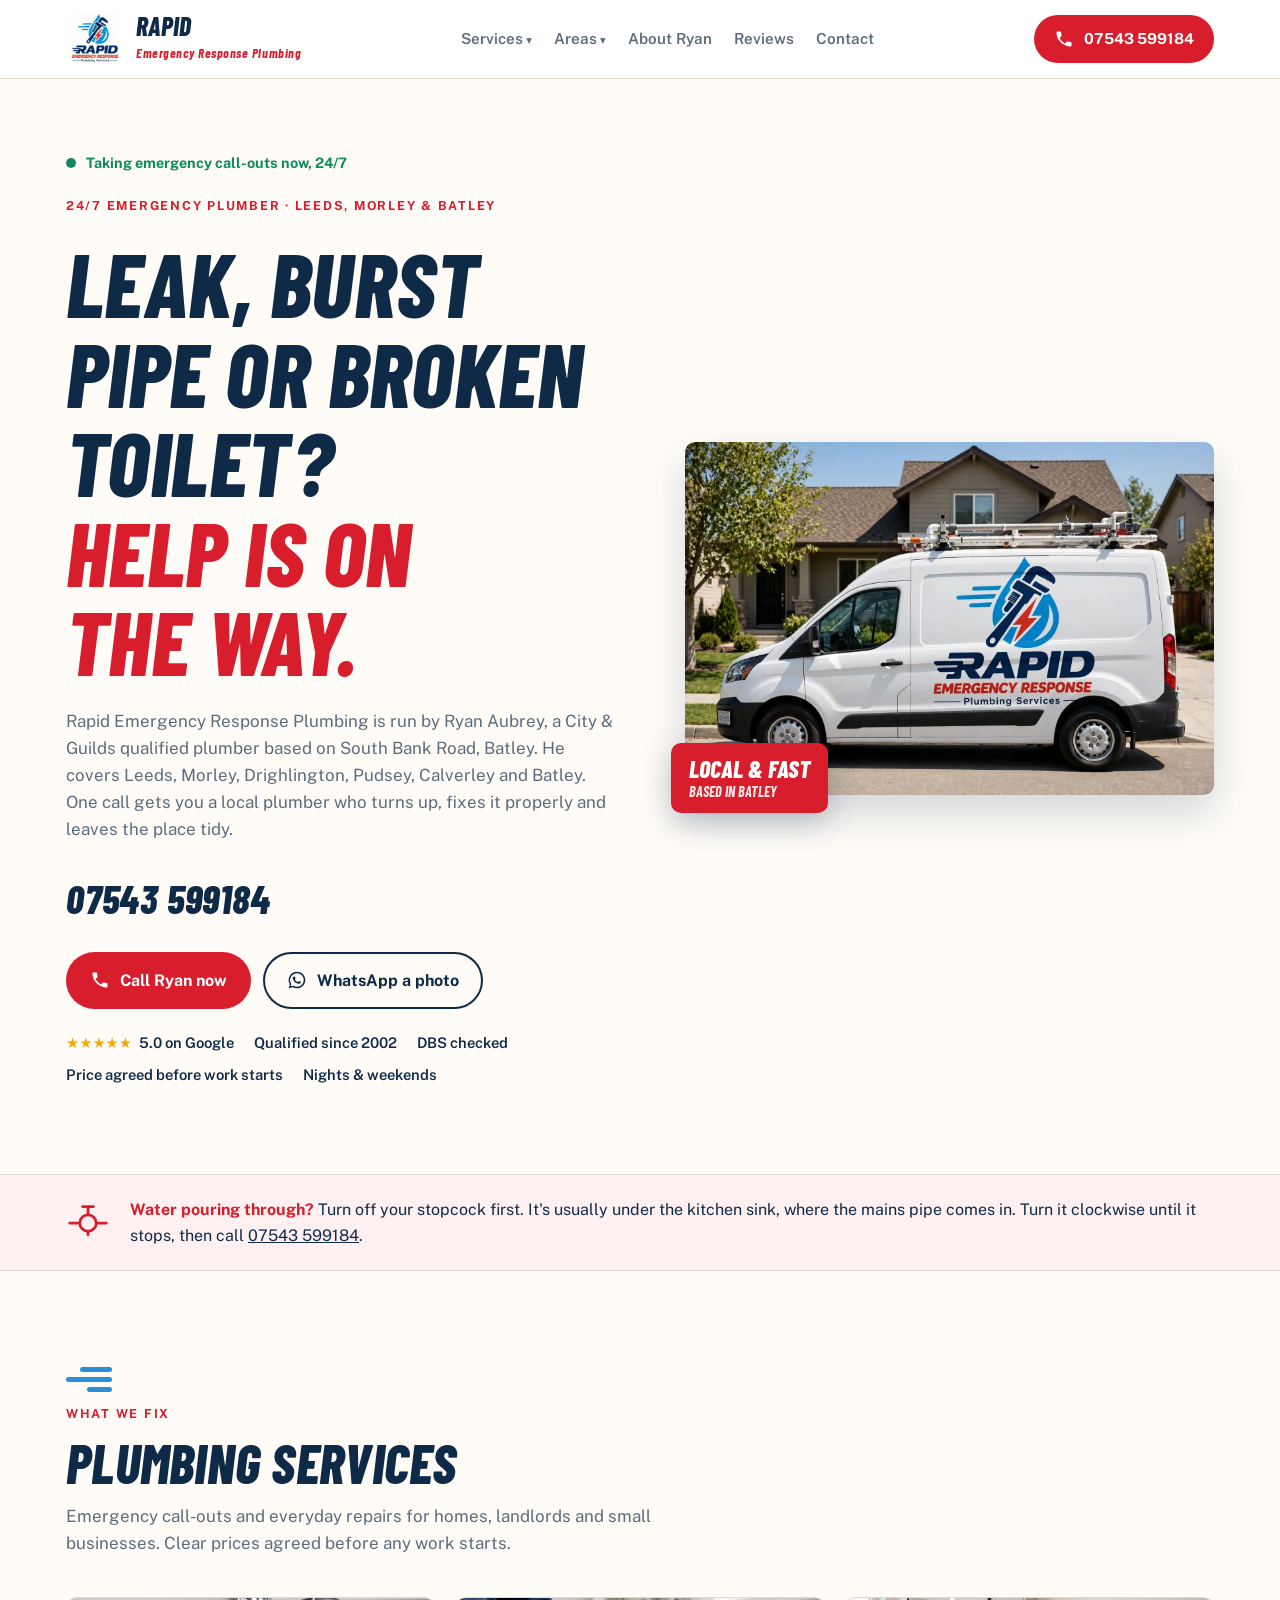
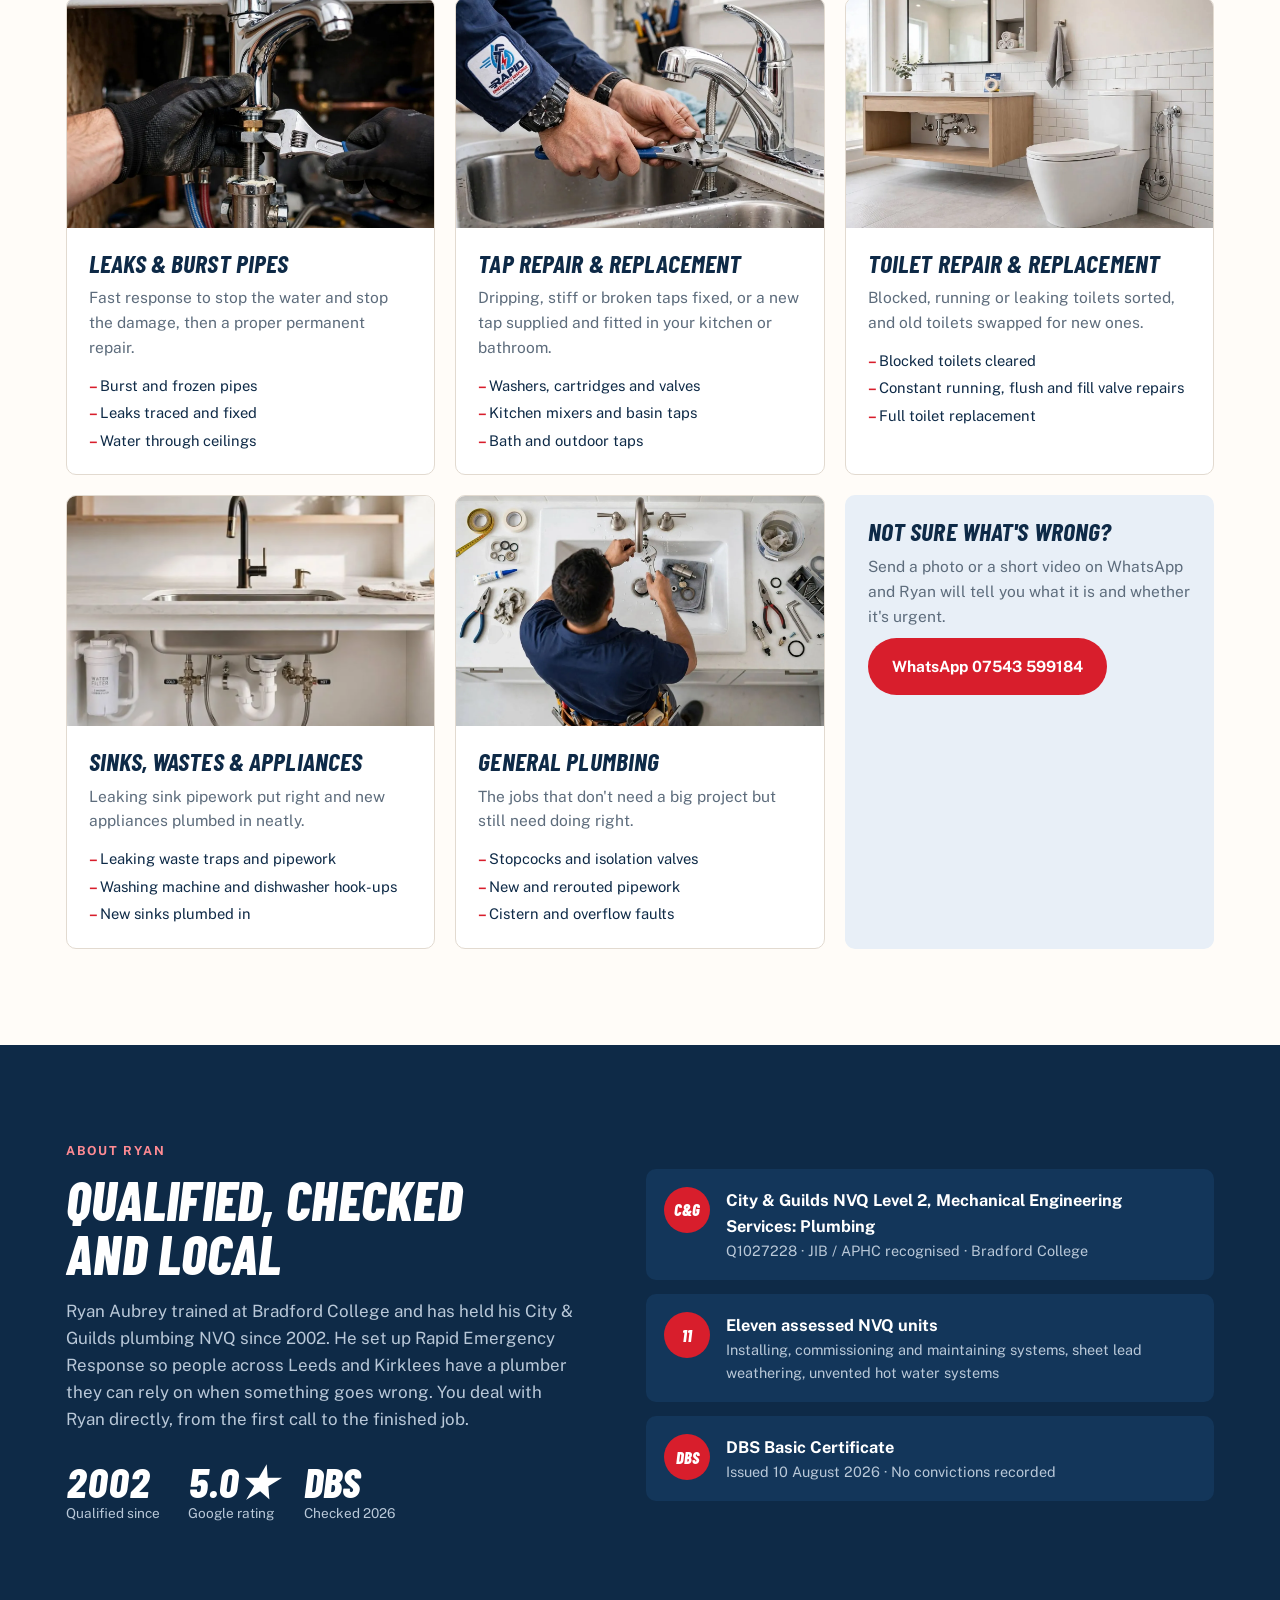
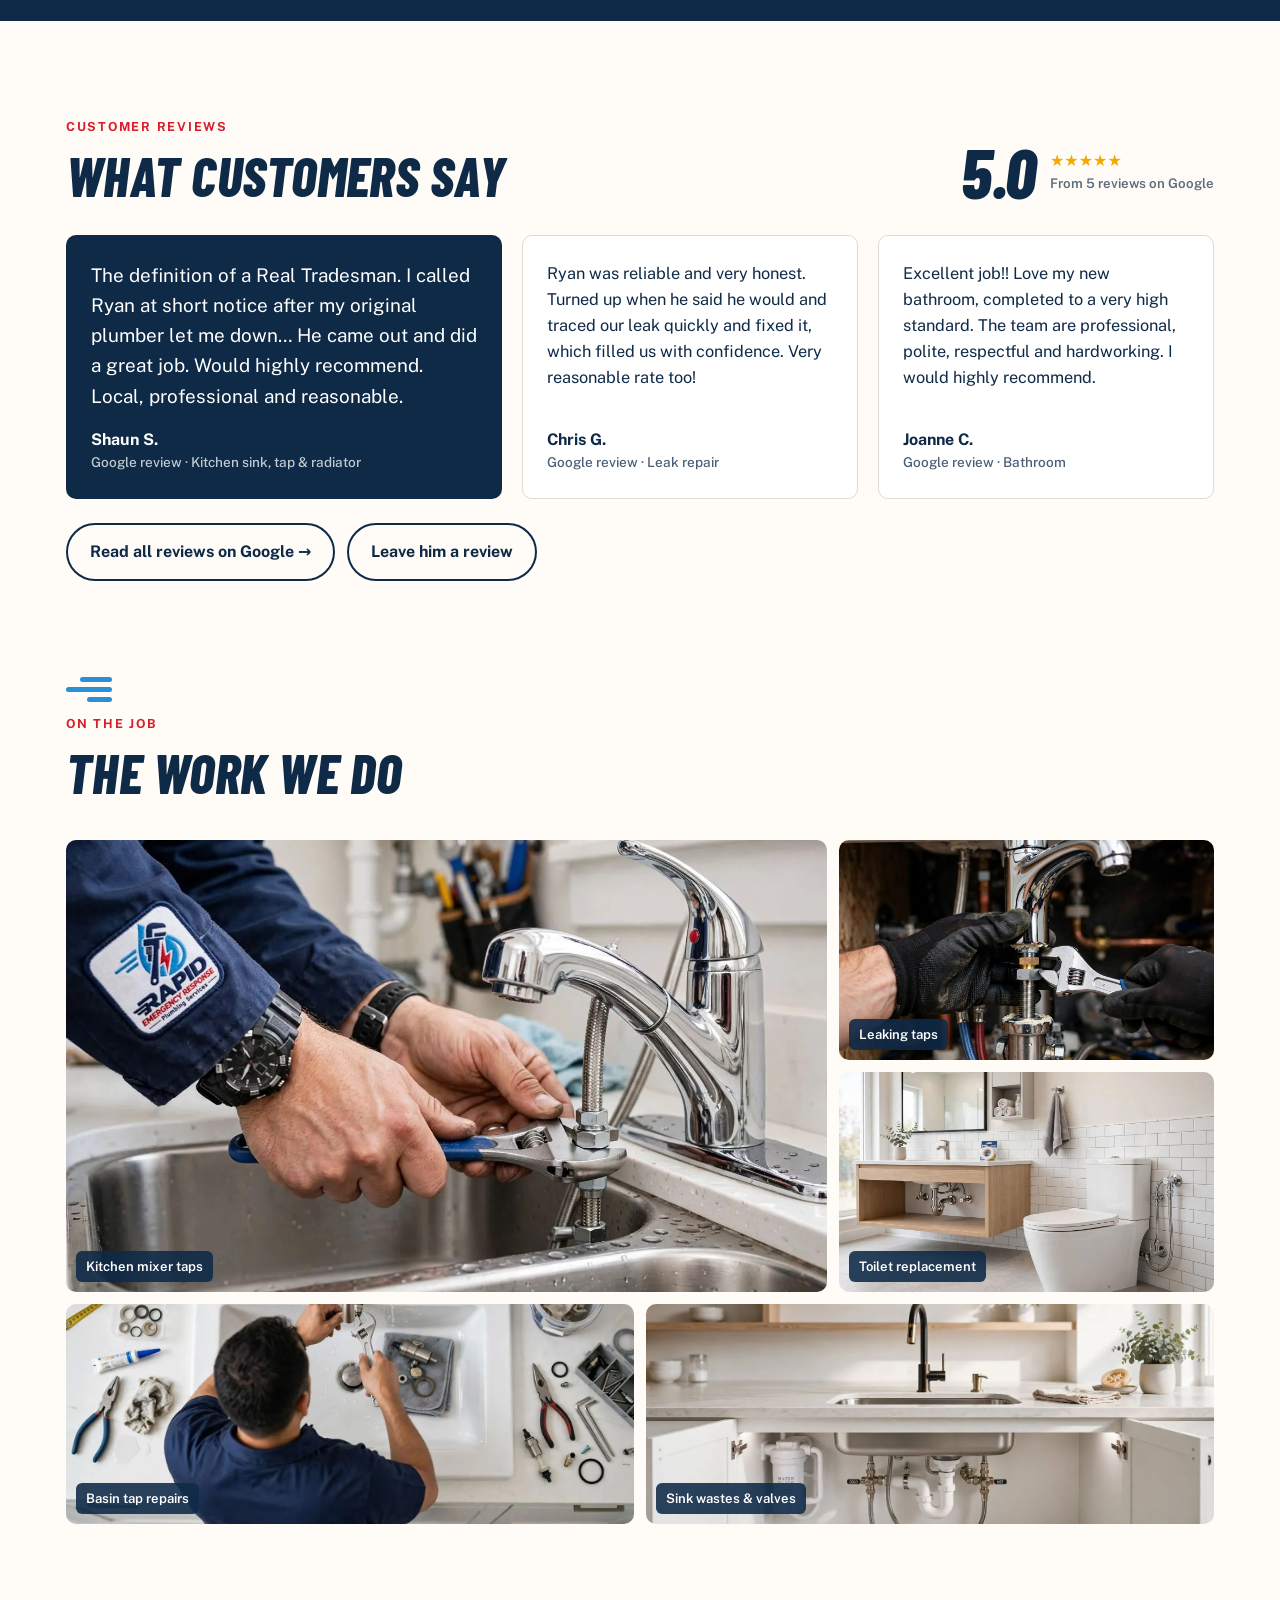
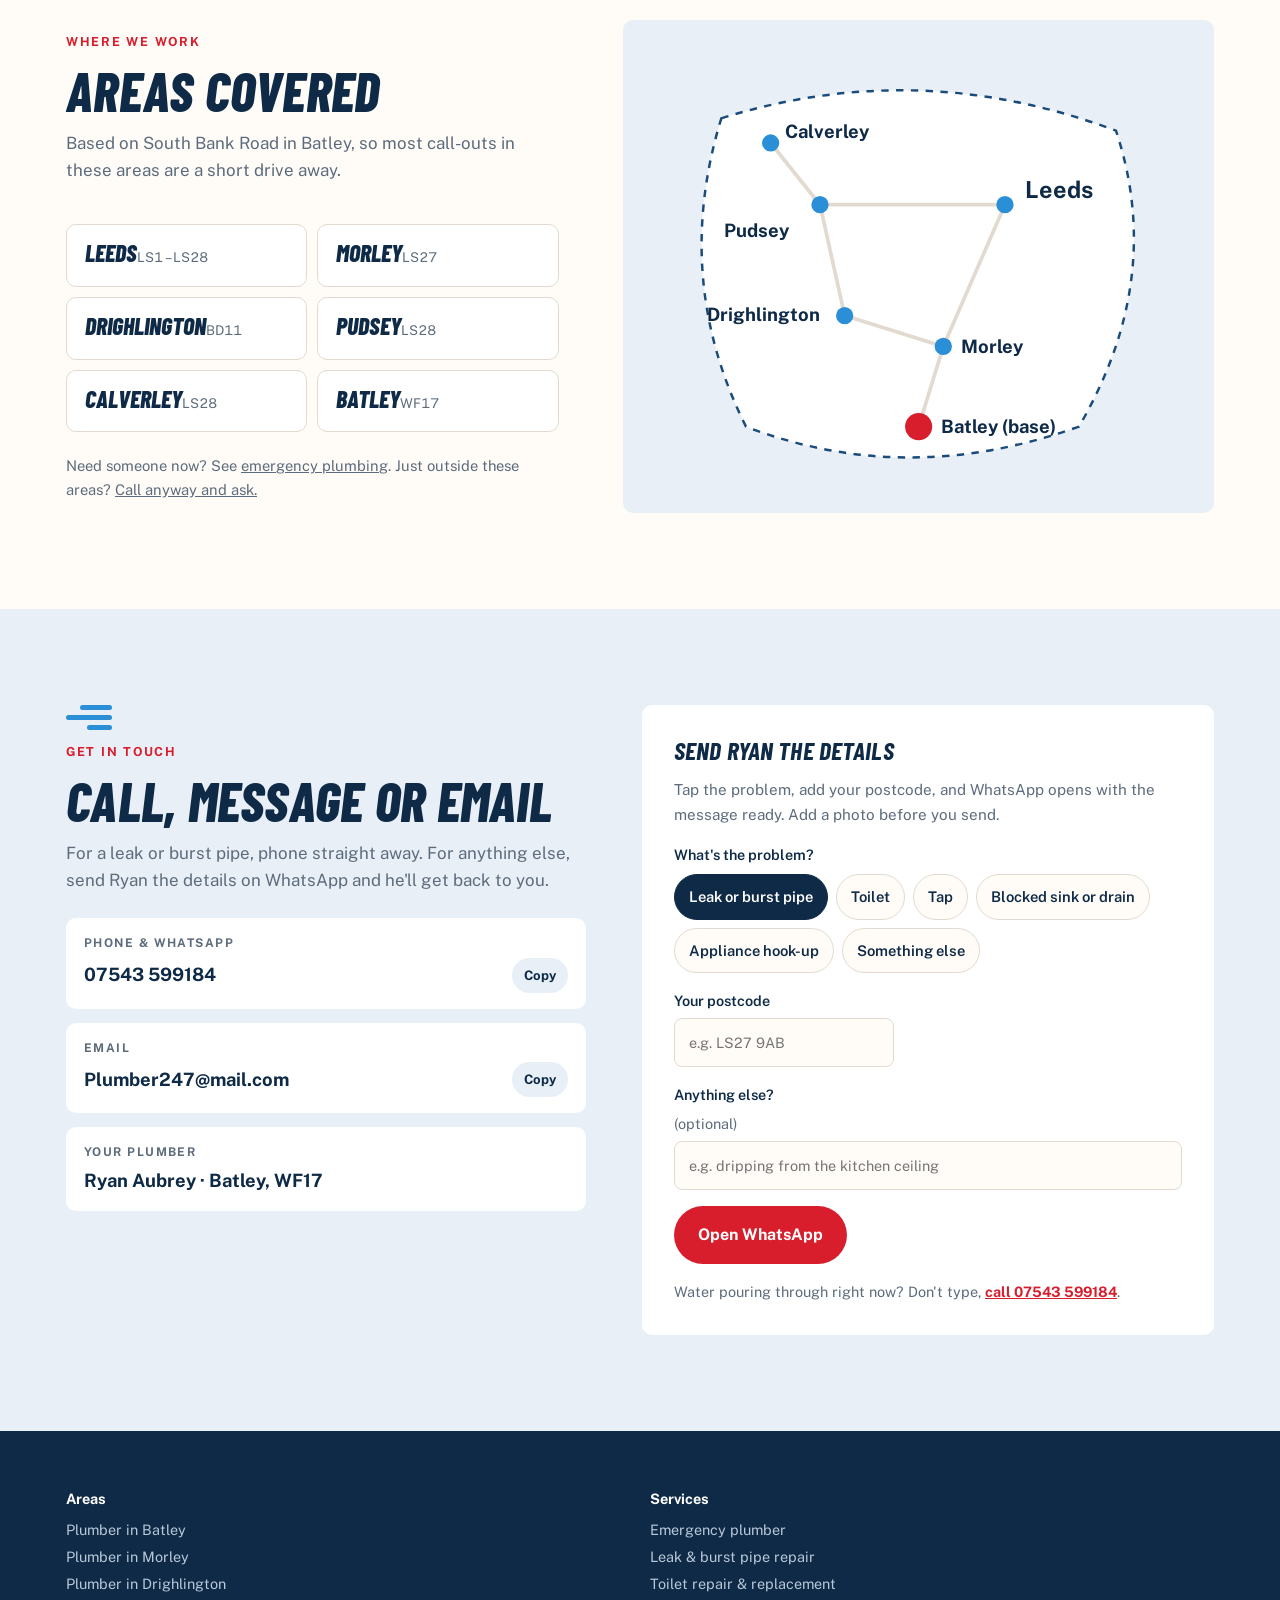
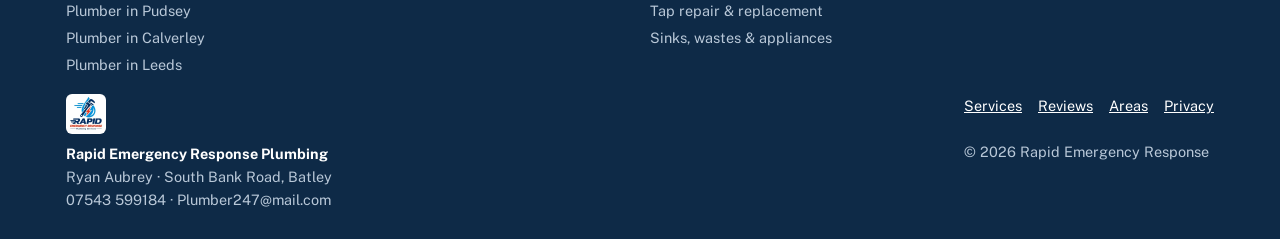
<file: public/index.html>
<!doctype html>
<html lang="en-GB">
<head>
<meta charset="utf-8">
<meta name="viewport" content="width=device-width,initial-scale=1,viewport-fit=cover">
<title>24/7 Emergency Plumber Leeds &amp; Batley | Rapid Emergency Response</title>
<meta name="description" content="24/7 local emergency plumber Ryan Aubrey – City &amp; Guilds qualified, DBS checked, 5.0★ on Google. Leaks, burst pipes, taps and toilets across Leeds, Morley, Drighlington, Pudsey, Calverley and Batley. Call 07543 599184.">
<link rel="canonical" href="https://rapidemergencyresponse.co.uk/">
<meta name="theme-color" content="#0e2a47">
<meta property="og:title" content="Rapid Emergency Response Plumbing – Ryan Aubrey">
<meta property="og:description" content="Local emergency plumber for Leeds, Morley, Drighlington, Pudsey, Calverley &amp; Batley. 5.0★ on Google. Call 07543 599184.">
<meta property="og:type" content="website">
<meta property="og:url" content="https://rapidemergencyresponse.co.uk/">
<meta property="og:image" content="https://rapidemergencyresponse.co.uk/img/og.jpg">
<meta property="og:image:width" content="1200">
<meta property="og:image:height" content="630">
<meta property="og:locale" content="en_GB">
<meta property="og:site_name" content="Rapid Emergency Response Plumbing">
<meta name="twitter:card" content="summary_large_image">
<link rel="icon" type="image/png" href="favicon.png">
<link rel="apple-touch-icon" href="apple-touch-icon.png">
<link rel="preconnect" href="https://fonts.googleapis.com">
<link rel="preconnect" href="https://fonts.gstatic.com" crossorigin>
<link rel="stylesheet" href="https://fonts.googleapis.com/css2?family=Barlow+Condensed:ital,wght@1,700;1,800&family=Public+Sans:wght@400;500;600;700&display=swap">
<script type="application/ld+json">
{"@context":"https://schema.org","@type":"Plumber","@id":"https://rapidemergencyresponse.co.uk/#business","name":"Rapid Emergency Response Plumbing","url":"https://rapidemergencyresponse.co.uk/","image":"https://rapidemergencyresponse.co.uk/img/og.jpg","logo":"https://rapidemergencyresponse.co.uk/img/logo.webp","telephone":"+447543599184","email":"Plumber247@mail.com","founder":{"@type":"Person","name":"Ryan Aubrey"},"address":{"@type":"PostalAddress","streetAddress":"South Bank Road","addressLocality":"Batley","addressRegion":"West Yorkshire","postalCode":"WF17","addressCountry":"GB"},"areaServed":["Leeds","Morley","Drighlington","Pudsey","Calverley","Batley"],"openingHoursSpecification":[{"@type":"OpeningHoursSpecification","dayOfWeek":["Monday","Tuesday","Wednesday","Thursday","Friday","Saturday","Sunday"],"opens":"00:00","closes":"23:59"}],"sameAs":["https://www.google.com/maps?cid=15060057663350423494"]}
</script>
<link rel="stylesheet" href="styles.css">
</head>
<body>

<header class="top">
  <div class="wrap">
    <a class="brand" href="#home">
      <img src="img/logo.webp" alt="Rapid Emergency Response Plumbing logo" width="58" height="58">
      <div><b>Rapid</b><small>Emergency Response Plumbing</small></div>
    </a>
    <nav class="nav" aria-label="Main">
      <div class="dd"><a href="#services">Services</a><div class="dd-menu"><a href="emergency-plumber">Emergency plumber</a><a href="leak-repair">Leak & burst pipe repair</a><a href="toilet-repair">Toilet repair & replacement</a><a href="tap-repair">Tap repair & replacement</a><a href="sink-plumbing">Sinks, wastes & appliances</a></div></div><div class="dd"><a href="#areas">Areas</a><div class="dd-menu"><a href="plumber-batley">Batley</a><a href="plumber-morley">Morley</a><a href="plumber-drighlington">Drighlington</a><a href="plumber-pudsey">Pudsey</a><a href="plumber-calverley">Calverley</a><a href="plumber-leeds">Leeds</a></div></div><a href="#about">About Ryan</a><a href="#reviews">Reviews</a><a href="#contact">Contact</a>
    </nav>
    <a class="btn btn-red" href="tel:+447543599184" aria-label="Call 07543 599184">
      <svg viewBox="0 0 24 24" fill="currentColor" aria-hidden="true"><path d="M6.6 10.8a15.1 15.1 0 0 0 6.6 6.6l2.2-2.2c.3-.3.7-.4 1-.2 1.1.4 2.3.6 3.6.6.6 0 1 .4 1 1V20c0 .6-.4 1-1 1A17 17 0 0 1 3 4c0-.6.4-1 1-1h3.5c.6 0 1 .4 1 1 0 1.3.2 2.5.6 3.6.1.3 0 .7-.2 1z"/></svg>
      <span>07543 599184</span>
    </a>
  </div>
</header>

<main id="home">
  <section class="hero">
    <div class="wrap">
      <div class="hero-copy">
        <span class="status">Taking emergency call-outs now, 24/7</span>
        <span class="eyebrow">24/7 emergency plumber · Leeds, Morley &amp; Batley</span>
        <h1>Leak, burst pipe or broken toilet? <em>Help is on the way.</em></h1>
        <p class="lede">Rapid Emergency Response Plumbing is run by Ryan Aubrey, a City &amp; Guilds qualified plumber based on South Bank Road, Batley. He covers Leeds, Morley, Drighlington, Pudsey, Calverley and Batley. One call gets you a local plumber who turns up, fixes it properly and leaves the place tidy.</p>
        <div class="phone-big">07543 599184</div>
        <div class="cta-row">
          <a class="btn btn-red" href="tel:+447543599184">
            <svg viewBox="0 0 24 24" fill="currentColor" aria-hidden="true"><path d="M6.6 10.8a15.1 15.1 0 0 0 6.6 6.6l2.2-2.2c.3-.3.7-.4 1-.2 1.1.4 2.3.6 3.6.6.6 0 1 .4 1 1V20c0 .6-.4 1-1 1A17 17 0 0 1 3 4c0-.6.4-1 1-1h3.5c.6 0 1 .4 1 1 0 1.3.2 2.5.6 3.6.1.3 0 .7-.2 1z"/></svg>
            Call Ryan now
          </a>
          <a class="btn btn-ghost" href="https://wa.me/447543599184?text=Hi%20Ryan%2C%20I%20need%20a%20plumber.%20" target="_blank" rel="noopener">
            <svg viewBox="0 0 24 24" fill="currentColor" aria-hidden="true"><path d="M12 2a10 10 0 0 0-8.6 15.1L2 22l5-1.3A10 10 0 1 0 12 2zm0 18.2c-1.5 0-3-.4-4.3-1.2l-.3-.2-3 .8.8-2.9-.2-.3A8.2 8.2 0 1 1 12 20.2zm4.5-6.1c-.2-.1-1.5-.7-1.7-.8-.2-.1-.4-.1-.6.1l-.8 1c-.1.2-.3.2-.5.1a6.7 6.7 0 0 1-3.3-2.9c-.3-.4.3-.4.7-1.3.1-.2 0-.3 0-.4l-.8-1.8c-.2-.5-.4-.4-.6-.4h-.5c-.2 0-.4.1-.6.3-.2.2-.8.8-.8 2s.8 2.3.9 2.5c.1.2 1.6 2.5 4 3.5 1.5.6 2.1.7 2.8.6.5-.1 1.5-.6 1.7-1.2.2-.6.2-1.1-.1-1.2l-.4-.3z"/></svg>
            WhatsApp a photo
          </a>
        </div>
        <div class="proof">
          <span><span class="star" aria-hidden="true">★★★★★</span> 5.0 on Google</span>
          <span>Qualified since 2002</span>
          <span>DBS checked</span>
          <span>Price agreed before work starts</span>
          <span>Nights &amp; weekends</span>
        </div>
      </div>
      <div class="hero-photo">
        <img src="img/van.webp" alt="Rapid Emergency Response Plumbing van" width="1600" height="1066">
        <div class="badge">Local &amp; fast<small>Based in Batley</small></div>
      </div>
    </div>
  </section>

  <div class="tip" role="note">
    <div class="wrap">
      <svg viewBox="0 0 48 48" fill="none" stroke="currentColor" stroke-width="3" stroke-linecap="round" aria-hidden="true"><circle cx="24" cy="24" r="9"/><path d="M24 15V6M18 6h12M4 24h11M33 24h11"/><path d="M24 33v4"/></svg>
      <p><strong>Water pouring through?</strong> Turn off your stopcock first. It's usually under the kitchen sink, where the mains pipe comes in. Turn it clockwise until it stops, then call <a href="tel:+447543599184">07543 599184</a>.</p>
    </div>
  </div>

  <section id="services">
    <div class="wrap">
      <div class="sec-head">
        <span class="lines" aria-hidden="true"><i></i><i></i><i></i></span>
        <span class="eyebrow">What we fix</span>
        <h2>Plumbing services</h2>
        <p class="lede">Emergency call-outs and everyday repairs for homes, landlords and small businesses. Clear prices agreed before any work starts.</p>
      </div>
      <div class="services">
        <article class="svc">
          <img src="img/tap-fitting.webp" alt="Plumber tightening the fitting under a chrome tap" loading="lazy" width="1400" height="933">
          <div class="body">
            <h3><a href="leak-repair" style="text-decoration:none">Leaks &amp; burst pipes</a></h3>
            <p>Fast response to stop the water and stop the damage, then a proper permanent repair.</p>
            <ul><li>Burst and frozen pipes</li><li>Leaks traced and fixed</li><li>Water through ceilings</li></ul>
          </div>
        </article>
        <article class="svc">
          <img src="img/tap-rapid.webp" alt="Plumber fitting a new kitchen mixer tap" loading="lazy" width="1400" height="933">
          <div class="body">
            <h3><a href="tap-repair" style="text-decoration:none">Tap repair &amp; replacement</a></h3>
            <p>Dripping, stiff or broken taps fixed, or a new tap supplied and fitted in your kitchen or bathroom.</p>
            <ul><li>Washers, cartridges and valves</li><li>Kitchen mixers and basin taps</li><li>Bath and outdoor taps</li></ul>
          </div>
        </article>
        <article class="svc">
          <img src="img/toilet.webp" alt="Newly fitted close-coupled toilet in a modern bathroom" loading="lazy" width="1400" height="933">
          <div class="body">
            <h3><a href="toilet-repair" style="text-decoration:none">Toilet repair &amp; replacement</a></h3>
            <p>Blocked, running or leaking toilets sorted, and old toilets swapped for new ones.</p>
            <ul><li>Blocked toilets cleared</li><li>Constant running, flush and fill valve repairs</li><li>Full toilet replacement</li></ul>
          </div>
        </article>
        <article class="svc">
          <img src="img/kitchen.webp" alt="Kitchen sink cabinet with new waste trap and isolation valves" loading="lazy" width="1600" height="533">
          <div class="body">
            <h3><a href="sink-plumbing" style="text-decoration:none">Sinks, wastes &amp; appliances</a></h3>
            <p>Leaking sink pipework put right and new appliances plumbed in neatly.</p>
            <ul><li>Leaking waste traps and pipework</li><li>Washing machine and dishwasher hook-ups</li><li>New sinks plumbed in</li></ul>
          </div>
        </article>
        <article class="svc">
          <img src="img/tap-repair.webp" alt="Plumber working on a bathroom basin tap with tools laid out" loading="lazy" width="1400" height="933">
          <div class="body">
            <h3>General plumbing</h3>
            <p>The jobs that don't need a big project but still need doing right.</p>
            <ul><li>Stopcocks and isolation valves</li><li>New and rerouted pipework</li><li>Cistern and overflow faults</li></ul>
          </div>
        </article>
        <article class="svc text">
          <div class="body">
            <h3>Not sure what's wrong?</h3>
            <p>Send a photo or a short video on WhatsApp and Ryan will tell you what it is and whether it's urgent.</p>
            <p><a class="btn btn-red" href="https://wa.me/447543599184?text=Hi%20Ryan%2C%20I%20need%20a%20plumber.%20" target="_blank" rel="noopener">WhatsApp 07543 599184</a></p>
          </div>
        </article>
      </div>
    </div>
  </section>

  <section class="band" id="about">
    <div class="wrap about-grid">
      <div>
        <div class="sec-head" style="margin-bottom:0">
          <span class="eyebrow">About Ryan</span>
          <h2>Qualified, checked and local</h2>
        </div>
        <p class="lede" style="margin-top:16px">Ryan Aubrey trained at Bradford College and has held his City &amp; Guilds plumbing NVQ since 2002. He set up Rapid Emergency Response so people across Leeds and Kirklees have a plumber they can rely on when something goes wrong. You deal with Ryan directly, from the first call to the finished job.</p>
        <div class="facts">
          <div><b>2002</b><span>Qualified since</span></div>
          <div><b>5.0★</b><span>Google rating</span></div>
          <div><b>DBS</b><span>Checked 2026</span></div>
        </div>
      </div>
      <div class="creds">
        <div class="cred">
          <div class="seal" aria-hidden="true">C&amp;G</div>
          <div><b>City &amp; Guilds NVQ Level 2, Mechanical Engineering Services: Plumbing</b><span>Q1027228 · JIB / APHC recognised · Bradford College</span></div>
        </div>
        <div class="cred">
          <div class="seal" aria-hidden="true">11</div>
          <div><b>Eleven assessed NVQ units</b><span>Installing, commissioning and maintaining systems, sheet lead weathering, unvented hot water systems</span></div>
        </div>
        <div class="cred">
          <div class="seal" aria-hidden="true">DBS</div>
          <div><b>DBS Basic Certificate</b><span>Issued 10 August 2026 · No convictions recorded</span></div>
        </div>
      </div>
    </div>
  </section>

  <section id="reviews">
    <div class="wrap">
      <div class="rev-head">
        <div class="sec-head" style="margin-bottom:0">
          <span class="eyebrow">Customer reviews</span>
          <h2>What customers say</h2>
        </div>
        <div class="score"><b>5.0</b><div><span class="stars" aria-hidden="true">★★★★★</span><small>From 5 reviews on Google</small></div></div>
      </div>
      <div class="quotes">
        <figure class="q"><blockquote>The definition of a Real Tradesman. I called Ryan at short notice after my original plumber let me down… He came out and did a great job. Would highly recommend. Local, professional and reasonable.</blockquote><cite>Shaun S.<span>Google review · Kitchen sink, tap &amp; radiator</span></cite></figure>
        <figure class="q"><blockquote>Ryan was reliable and very honest. Turned up when he said he would and traced our leak quickly and fixed it, which filled us with confidence. Very reasonable rate too!</blockquote><cite>Chris G.<span>Google review · Leak repair</span></cite></figure>
        <figure class="q"><blockquote>Excellent job!! Love my new bathroom, completed to a very high standard. The team are professional, polite, respectful and hardworking. I would highly recommend.</blockquote><cite>Joanne C.<span>Google review · Bathroom</span></cite></figure>
      </div>
      <div class="rev-links">
        <a class="btn btn-ghost" href="https://www.google.com/maps?cid=15060057663350423494" target="_blank" rel="noopener">Read all reviews on Google →</a>
        <a class="btn btn-ghost" href="https://www.google.com/maps?cid=15060057663350423494" target="_blank" rel="noopener">Leave him a review</a>
      </div>
    </div>
  </section>

  <section id="work" style="padding-top:0">
    <div class="wrap">
      <div class="sec-head">
        <span class="lines" aria-hidden="true"><i></i><i></i><i></i></span>
        <span class="eyebrow">On the job</span>
        <h2>The work we do</h2>
      </div>
      <div class="gallery">
        <figure class="g1"><img src="img/tap-rapid.webp" alt="New mixer tap being fitted" loading="lazy"><figcaption>Kitchen mixer taps</figcaption></figure>
        <figure class="g2"><img src="img/tap-fitting.webp" alt="Tightening a tap fitting" loading="lazy"><figcaption>Leaking taps</figcaption></figure>
        <figure class="g3"><img src="img/toilet.webp" alt="New toilet installed" loading="lazy"><figcaption>Toilet replacement</figcaption></figure>
        <figure class="g4"><img src="img/tap-repair.webp" alt="Basin tap repair with parts laid out" loading="lazy"><figcaption>Basin tap repairs</figcaption></figure>
        <figure class="g5"><img src="img/kitchen.webp" alt="Sink waste and valves under a kitchen sink" loading="lazy"><figcaption>Sink wastes &amp; valves</figcaption></figure>
      </div>
    </div>
  </section>

  <section id="areas" style="padding-top:0">
    <div class="wrap areas-grid">
      <div>
        <div class="sec-head">
          <span class="eyebrow">Where we work</span>
          <h2>Areas covered</h2>
          <p class="lede">Based on South Bank Road in Batley, so most call-outs in these areas are a short drive away.</p>
        </div>
        <ul class="area-list">
          <li><a href="plumber-leeds" style="text-decoration:none"><b>Leeds</b><span>LS1 – LS28</span></a></li>
          <li><a href="plumber-morley" style="text-decoration:none"><b>Morley</b><span>LS27</span></a></li>
          <li><a href="plumber-drighlington" style="text-decoration:none"><b>Drighlington</b><span>BD11</span></a></li>
          <li><a href="plumber-pudsey" style="text-decoration:none"><b>Pudsey</b><span>LS28</span></a></li>
          <li><a href="plumber-calverley" style="text-decoration:none"><b>Calverley</b><span>LS28</span></a></li>
          <li><a href="plumber-batley" style="text-decoration:none"><b>Batley</b><span>WF17</span></a></li>
        </ul>
        <p class="note">Need someone now? See <a href="emergency-plumber">emergency plumbing</a>. Just outside these areas? <a href="tel:+447543599184">Call anyway and ask.</a></p>
      </div>
      <div class="map" aria-label="Simplified map of the areas covered">
        <svg viewBox="0 0 460 380" role="img">
          <title>Coverage map: Calverley, Pudsey, Leeds, Drighlington, Morley and Batley (base)</title>
          <path d="M70 70 Q 230 20 390 80 Q 430 200 360 320 Q 220 370 90 320 Q 30 200 70 70Z" fill="var(--paper)" stroke="var(--blue-mid)" stroke-width="2" stroke-dasharray="6 6"/>
          <g stroke="var(--line)" stroke-width="3" fill="none">
            <path d="M110 90 L150 140 L300 140"/><path d="M150 140 L170 230 L250 255 L230 320"/><path d="M300 140 L250 255"/>
          </g>
          <g font-family="Public Sans, sans-serif" font-weight="700" font-size="15" fill="var(--ink)">
            <circle cx="110" cy="90" r="7" fill="var(--sky)"/><text x="122" y="86">Calverley</text>
            <circle cx="150" cy="140" r="7" fill="var(--sky)"/><text x="72" y="166">Pudsey</text>
            <circle cx="300" cy="140" r="7" fill="var(--sky)"/><text x="316" y="135" font-size="19">Leeds</text>
            <circle cx="170" cy="230" r="7" fill="var(--sky)"/><text x="58" y="234">Drighlington</text>
            <circle cx="250" cy="255" r="7" fill="var(--sky)"/><text x="264" y="260">Morley</text>
            <circle cx="230" cy="320" r="11" fill="var(--red)"/><text x="248" y="325">Batley (base)</text>
          </g>
        </svg>
      </div>
    </div>
  </section>

  <section class="contact" id="contact">
    <div class="wrap contact-grid">
      <div>
        <div class="sec-head" style="margin-bottom:0">
          <span class="lines" aria-hidden="true"><i></i><i></i><i></i></span>
          <span class="eyebrow">Get in touch</span>
          <h2>Call, message or email</h2>
          <p class="lede">For a leak or burst pipe, phone straight away. For anything else, send Ryan the details on WhatsApp and he'll get back to you.</p>
        </div>
        <div class="lines-list">
          <div class="line-item"><small>Phone &amp; WhatsApp</small><a href="tel:+447543599184">07543 599184</a><button class="copy" type="button" data-copy="07543 599184">Copy</button></div>
          <div class="line-item"><small>Email</small><a href="mailto:Plumber247@mail.com">Plumber247@mail.com</a><button class="copy" type="button" data-copy="Plumber247@mail.com">Copy</button></div>
          <div class="line-item"><small>Your plumber</small><output>Ryan Aubrey · Batley, WF17</output></div>
        </div>
      </div>
      <form id="waform">
        <h3>Send Ryan the details</h3>
        <p class="lede" style="font-size:.95rem">Tap the problem, add your postcode, and WhatsApp opens with the message ready. Add a photo before you send.</p>
        <fieldset class="pick"><legend>What's the problem?</legend><label><input type="radio" name="job" value="Leak or burst pipe" checked><span>Leak or burst pipe</span></label><label><input type="radio" name="job" value="Toilet"><span>Toilet</span></label><label><input type="radio" name="job" value="Tap"><span>Tap</span></label><label><input type="radio" name="job" value="Blocked sink or drain"><span>Blocked sink or drain</span></label><label><input type="radio" name="job" value="Appliance hook-up"><span>Appliance hook-up</span></label><label><input type="radio" name="job" value="Something else"><span>Something else</span></label></fieldset>
        <label for="f-pc">Your postcode<input id="f-pc" name="pc" autocomplete="postal-code" placeholder="e.g. LS27 9AB" style="max-width:220px"></label>
        <label for="f-msg">Anything else? <span style="font-weight:400;color:var(--muted)">(optional)</span><input id="f-msg" name="msg" placeholder="e.g. dripping from the kitchen ceiling"></label>
        <button class="btn btn-red" type="submit" style="justify-self:start">Open WhatsApp</button>
        <p class="form-note">Water pouring through right now? Don't type, <a href="tel:+447543599184">call 07543 599184</a>.</p>
      </form>
    </div>
  </section>
</main>

<footer>
  <div class="wrap">
    <nav class="foot-links" aria-label="Areas and services"><div><b>Areas</b><a href="plumber-batley">Plumber in Batley</a><a href="plumber-morley">Plumber in Morley</a><a href="plumber-drighlington">Plumber in Drighlington</a><a href="plumber-pudsey">Plumber in Pudsey</a><a href="plumber-calverley">Plumber in Calverley</a><a href="plumber-leeds">Plumber in Leeds</a></div><div><b>Services</b><a href="emergency-plumber">Emergency plumber</a><a href="leak-repair">Leak & burst pipe repair</a><a href="toilet-repair">Toilet repair & replacement</a><a href="tap-repair">Tap repair & replacement</a><a href="sink-plumbing">Sinks, wastes & appliances</a></div></nav>
    <div><img src="img/logo.webp" alt="" width="40" height="40" style="border-radius:6px;margin-bottom:8px"><b>Rapid Emergency Response Plumbing</b><br>Ryan Aubrey · South Bank Road, Batley<br>07543 599184 · Plumber247@mail.com</div>
    <div><nav aria-label="Footer"><a href="#services">Services</a><a href="#reviews">Reviews</a><a href="#areas">Areas</a><a href="/privacy">Privacy</a></nav><br>© 2026 Rapid Emergency Response</div>
  </div>
</footer>

<div class="callbar">
  <a class="btn btn-red" href="tel:+447543599184">Call now · 24/7</a>
  <a class="btn btn-ghost" href="https://wa.me/447543599184?text=Hi%20Ryan%2C%20I%20need%20a%20plumber.%20" target="_blank" rel="noopener">WhatsApp</a>
</div>

<script>
document.querySelectorAll('.copy').forEach(function(b){
  b.addEventListener('click',function(){
    var t=b.getAttribute('data-copy');
    var done=function(){b.textContent='Copied';setTimeout(function(){b.textContent='Copy'},1600)};
    try{navigator.clipboard.writeText(t).then(done,function(){sel(b)})}catch(e){sel(b)}
  });
});
function sel(b){var a=b.previousElementSibling;var r=document.createRange();r.selectNodeContents(a);var s=getSelection();s.removeAllRanges();s.addRange(r);b.textContent='Selected';}
document.getElementById('waform').addEventListener('submit',function(e){
  e.preventDefault();var f=e.target;
  var t='Hi Ryan, I need a plumber. Problem: '+f.job.value+'.'+(f.pc.value.trim()?' Postcode: '+f.pc.value.trim().toUpperCase()+'.':'')+(f.msg.value.trim()?' '+f.msg.value.trim():'');
  window.open('https://wa.me/447543599184?text='+encodeURIComponent(t),'_blank','noopener');
});
</script>
</body>
</html>
</file>
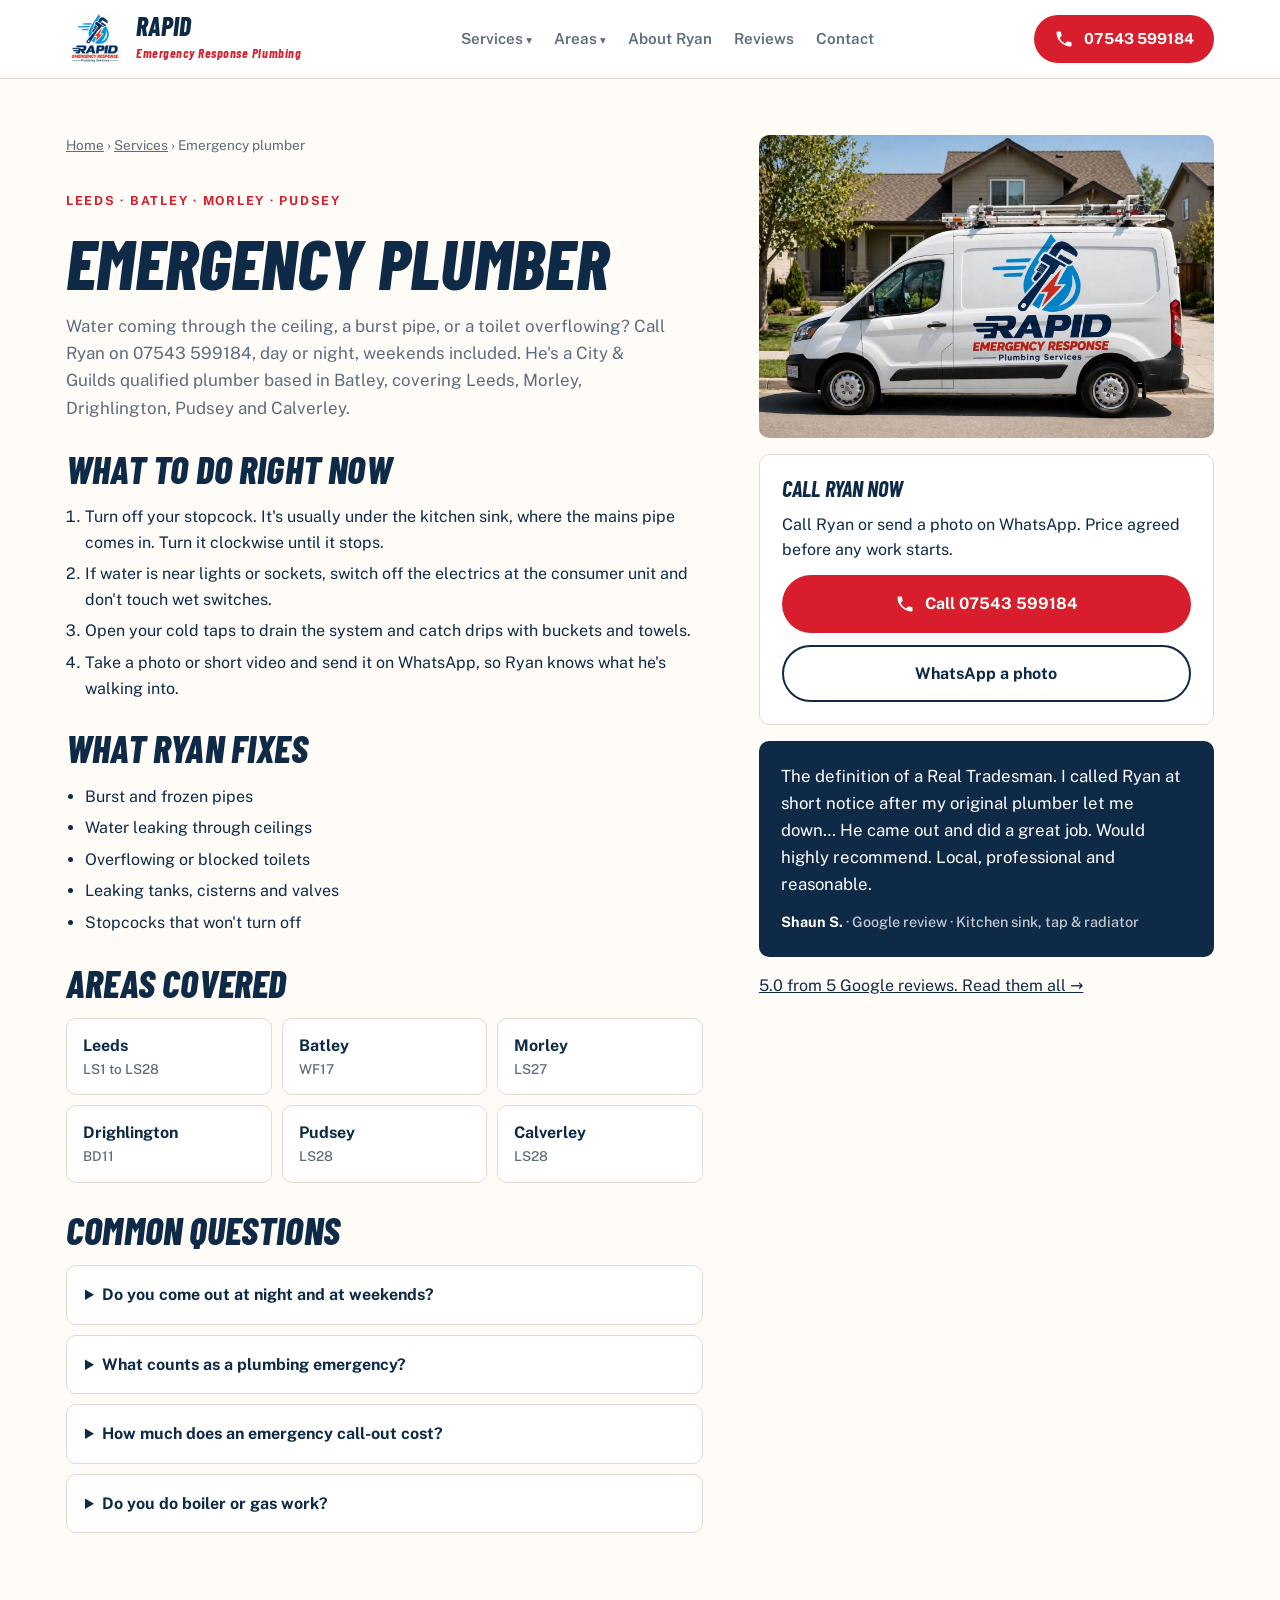
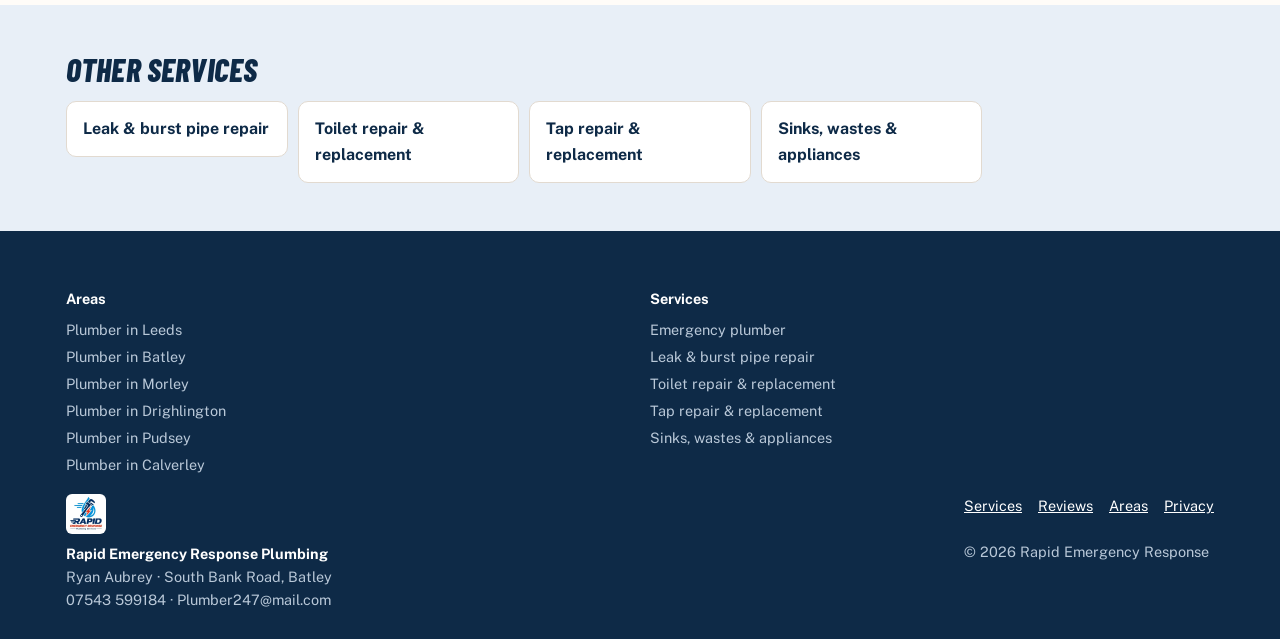
<file: public/emergency-plumber.html>
<!doctype html>
<html lang="en-GB">
<head>
<meta charset="utf-8">
<meta name="viewport" content="width=device-width,initial-scale=1,viewport-fit=cover">
<title>24/7 Emergency Plumber Leeds &amp; Batley | Rapid Emergency Response</title>
<meta name="description" content="24/7 emergency plumber for Leeds, Batley, Morley, Pudsey, Drighlington and Calverley. Leaks, burst pipes and overflowing toilets. Call Ryan on 07543 599184.">
<link rel="canonical" href="https://rapidemergencyresponse.co.uk/emergency-plumber">
<meta name="theme-color" content="#0e2a47">
<meta property="og:title" content="24/7 Emergency Plumber Leeds &amp; Batley | Rapid Emergency Response">
<meta property="og:description" content="24/7 emergency plumber for Leeds, Batley, Morley, Pudsey, Drighlington and Calverley. Leaks, burst pipes and overflowing toilets. Call Ryan on 07543 599184.">
<meta property="og:type" content="website">
<meta property="og:url" content="https://rapidemergencyresponse.co.uk/emergency-plumber">
<meta property="og:image" content="https://rapidemergencyresponse.co.uk/img/og.jpg">
<meta property="og:locale" content="en_GB">
<meta property="og:site_name" content="Rapid Emergency Response Plumbing">
<meta name="twitter:card" content="summary_large_image">
<link rel="icon" type="image/png" href="favicon.png">
<link rel="apple-touch-icon" href="apple-touch-icon.png">
<link rel="preconnect" href="https://fonts.googleapis.com">
<link rel="preconnect" href="https://fonts.gstatic.com" crossorigin>
<link rel="stylesheet" href="https://fonts.googleapis.com/css2?family=Barlow+Condensed:ital,wght@1,700;1,800&family=Public+Sans:wght@400;500;600;700&display=swap">
<link rel="stylesheet" href="styles.css">
<script type="application/ld+json">{"@context": "https://schema.org", "@type": "Plumber", "@id": "https://rapidemergencyresponse.co.uk/#business", "name": "Rapid Emergency Response Plumbing", "url": "https://rapidemergencyresponse.co.uk/", "telephone": "+447543599184", "image": "https://rapidemergencyresponse.co.uk/img/og.jpg", "address": {"@type": "PostalAddress", "streetAddress": "South Bank Road", "addressLocality": "Batley", "addressRegion": "West Yorkshire", "postalCode": "WF17", "addressCountry": "GB"}, "areaServed": [{"@type": "Place", "name": "Leeds"}, {"@type": "Place", "name": "Batley"}, {"@type": "Place", "name": "Morley"}, {"@type": "Place", "name": "Drighlington"}, {"@type": "Place", "name": "Pudsey"}, {"@type": "Place", "name": "Calverley"}], "openingHoursSpecification": [{"@type": "OpeningHoursSpecification", "dayOfWeek": ["Monday", "Tuesday", "Wednesday", "Thursday", "Friday", "Saturday", "Sunday"], "opens": "00:00", "closes": "23:59"}], "mainEntityOfPage": "https://rapidemergencyresponse.co.uk/emergency-plumber"}</script>
<script type="application/ld+json">{"@context": "https://schema.org", "@type": "BreadcrumbList", "itemListElement": [{"@type": "ListItem", "position": 1, "name": "Home", "item": "https://rapidemergencyresponse.co.uk/"}, {"@type": "ListItem", "position": 2, "name": "Emergency plumber", "item": "https://rapidemergencyresponse.co.uk/emergency-plumber"}]}</script>
</head>
<body>
<header class="top">
  <div class="wrap">
    <a class="brand" href="/">
      <img src="img/logo.webp" alt="Rapid Emergency Response Plumbing logo" width="58" height="58">
      <div><b>Rapid</b><small>Emergency Response Plumbing</small></div>
    </a>
    <nav class="nav" aria-label="Main">
      <div class="dd"><a href="/#services">Services</a><div class="dd-menu"><a href="emergency-plumber">Emergency plumber</a><a href="leak-repair">Leak & burst pipe repair</a><a href="toilet-repair">Toilet repair & replacement</a><a href="tap-repair">Tap repair & replacement</a><a href="sink-plumbing">Sinks, wastes & appliances</a></div></div><div class="dd"><a href="/#areas">Areas</a><div class="dd-menu"><a href="plumber-leeds">Leeds</a><a href="plumber-batley">Batley</a><a href="plumber-morley">Morley</a><a href="plumber-drighlington">Drighlington</a><a href="plumber-pudsey">Pudsey</a><a href="plumber-calverley">Calverley</a></div></div><a href="/#about">About Ryan</a><a href="/#reviews">Reviews</a><a href="/#contact">Contact</a>
    </nav>
    <a class="btn btn-red" href="tel:+447543599184" aria-label="Call 07543 599184"><svg viewBox="0 0 24 24" fill="currentColor" aria-hidden="true"><path d="M6.6 10.8a15.1 15.1 0 0 0 6.6 6.6l2.2-2.2c.3-.3.7-.4 1-.2 1.1.4 2.3.6 3.6.6.6 0 1 .4 1 1V20c0 .6-.4 1-1 1A17 17 0 0 1 3 4c0-.6.4-1 1-1h3.5c.6 0 1 .4 1 1 0 1.3.2 2.5.6 3.6.1.3 0 .7-.2 1z"/></svg><span>07543 599184</span></a>
  </div>
</header>

<main>
  <section class="page-hero">
    <div class="wrap two-col">
      <div class="prose">
        <nav class="crumbs" aria-label="Breadcrumb"><a href="/">Home</a> › <a href="/#services">Services</a> › Emergency plumber</nav>
        <span class="eyebrow">Leeds · Batley · Morley · Pudsey</span>
        <h1>Emergency plumber</h1>
        <p class="lede">Water coming through the ceiling, a burst pipe, or a toilet overflowing? Call Ryan on 07543 599184, day or night, weekends included. He&#x27;s a City &amp; Guilds qualified plumber based in Batley, covering Leeds, Morley, Drighlington, Pudsey and Calverley.</p>

        <h2>What to do right now</h2>
        <ol style="margin:0;padding-left:1.2em;display:grid;gap:6px"><li>Turn off your stopcock. It&#x27;s usually under the kitchen sink, where the mains pipe comes in. Turn it clockwise until it stops.</li><li>If water is near lights or sockets, switch off the electrics at the consumer unit and don&#x27;t touch wet switches.</li><li>Open your cold taps to drain the system and catch drips with buckets and towels.</li><li>Take a photo or short video and send it on WhatsApp, so Ryan knows what he&#x27;s walking into.</li></ol>

        <h2>What Ryan fixes</h2>
        <ul><li>Burst and frozen pipes</li><li>Water leaking through ceilings</li><li>Overflowing or blocked toilets</li><li>Leaking tanks, cisterns and valves</li><li>Stopcocks that won&#x27;t turn off</li></ul>

        <h2>Areas covered</h2>
        <ul class="link-grid"><li><a href="plumber-leeds">Leeds<small>LS1 to LS28</small></a></li><li><a href="plumber-batley">Batley<small>WF17</small></a></li><li><a href="plumber-morley">Morley<small>LS27</small></a></li><li><a href="plumber-drighlington">Drighlington<small>BD11</small></a></li><li><a href="plumber-pudsey">Pudsey<small>LS28</small></a></li><li><a href="plumber-calverley">Calverley<small>LS28</small></a></li></ul>

        <h2>Common questions</h2>
        <div class="faq"><details><summary>Do you come out at night and at weekends?</summary><p>Yes. Ryan takes emergency call-outs 24 hours a day, 7 days a week, including bank holidays. Call 07543 599184.</p></details><details><summary>What counts as a plumbing emergency?</summary><p>Anything where water is escaping and you can&#x27;t stop it, water near electrics, a toilet that&#x27;s blocked or overflowing when it&#x27;s the only one in the house, or no water at all. If you&#x27;re not sure, send a photo on WhatsApp and Ryan will tell you whether it&#x27;s urgent.</p></details><details><summary>How much does an emergency call-out cost?</summary><p>Ryan agrees the price with you before any work starts, so there are no surprises. Call and describe the problem, or send a photo, and he&#x27;ll give you a clear price.</p></details><details><summary>Do you do boiler or gas work?</summary><p>No. Ryan is a plumber, not a Gas Safe engineer, so boilers and gas appliances need a Gas Safe registered engineer.</p></details></div>
      </div>
      <aside class="side">
        <img class="side-img" src="img/van.webp" alt="Rapid Emergency Response Plumbing van" width="1400" height="933">
        <div class="side-card">
          <h3>Call Ryan now</h3>
          <p>Call Ryan or send a photo on WhatsApp. Price agreed before any work starts.</p>
          <a class="btn btn-red" href="tel:+447543599184"><svg viewBox="0 0 24 24" fill="currentColor" aria-hidden="true"><path d="M6.6 10.8a15.1 15.1 0 0 0 6.6 6.6l2.2-2.2c.3-.3.7-.4 1-.2 1.1.4 2.3.6 3.6.6.6 0 1 .4 1 1V20c0 .6-.4 1-1 1A17 17 0 0 1 3 4c0-.6.4-1 1-1h3.5c.6 0 1 .4 1 1 0 1.3.2 2.5.6 3.6.1.3 0 .7-.2 1z"/></svg>Call 07543 599184</a>
          <a class="btn btn-ghost" href="https://wa.me/447543599184?text=Hi%20Ryan%2C%20I%20need%20a%20plumber.%20" target="_blank" rel="noopener">WhatsApp a photo</a>
        </div>
        <figure class="quote"><blockquote>The definition of a Real Tradesman. I called Ryan at short notice after my original plumber let me down… He came out and did a great job. Would highly recommend. Local, professional and reasonable.</blockquote><cite>Shaun S. <span>· Google review · Kitchen sink, tap &amp; radiator</span></cite></figure>
        <p><a href="https://www.google.com/maps?cid=15060057663350423494" target="_blank" rel="noopener">5.0 from 5 Google reviews. Read them all →</a></p>
      </aside>
    </div>
  </section>
  <section class="contact" style="padding-block:48px">
    <div class="wrap">
      <h2 style="font-size:2rem;margin-bottom:16px">Other services</h2>
      <ul class="link-grid"><li><a href="leak-repair">Leak & burst pipe repair</a></li><li><a href="toilet-repair">Toilet repair & replacement</a></li><li><a href="tap-repair">Tap repair & replacement</a></li><li><a href="sink-plumbing">Sinks, wastes & appliances</a></li></ul>
    </div>
  </section>
</main>
<footer>
  <div class="wrap">
    <nav class="foot-links" aria-label="Areas and services"><div><b>Areas</b><a href="plumber-leeds">Plumber in Leeds</a><a href="plumber-batley">Plumber in Batley</a><a href="plumber-morley">Plumber in Morley</a><a href="plumber-drighlington">Plumber in Drighlington</a><a href="plumber-pudsey">Plumber in Pudsey</a><a href="plumber-calverley">Plumber in Calverley</a></div><div><b>Services</b><a href="emergency-plumber">Emergency plumber</a><a href="leak-repair">Leak & burst pipe repair</a><a href="toilet-repair">Toilet repair & replacement</a><a href="tap-repair">Tap repair & replacement</a><a href="sink-plumbing">Sinks, wastes & appliances</a></div></nav>
    <div><img src="img/logo.webp" alt="" width="40" height="40" style="border-radius:6px;margin-bottom:8px"><b>Rapid Emergency Response Plumbing</b><br>Ryan Aubrey · South Bank Road, Batley<br>07543 599184 · Plumber247@mail.com</div>
    <div><nav aria-label="Footer" style="display:flex;gap:16px"><a href="/#services">Services</a><a href="/#reviews">Reviews</a><a href="/#areas">Areas</a><a href="privacy">Privacy</a></nav><br>© 2026 Rapid Emergency Response</div>
  </div>
</footer>

<div class="callbar">
  <a class="btn btn-red" href="tel:+447543599184">Call now · 24/7</a>
  <a class="btn btn-ghost" href="https://wa.me/447543599184?text=Hi%20Ryan%2C%20I%20need%20a%20plumber.%20" target="_blank" rel="noopener">WhatsApp</a>
</div>
</body>
</html>
</file>
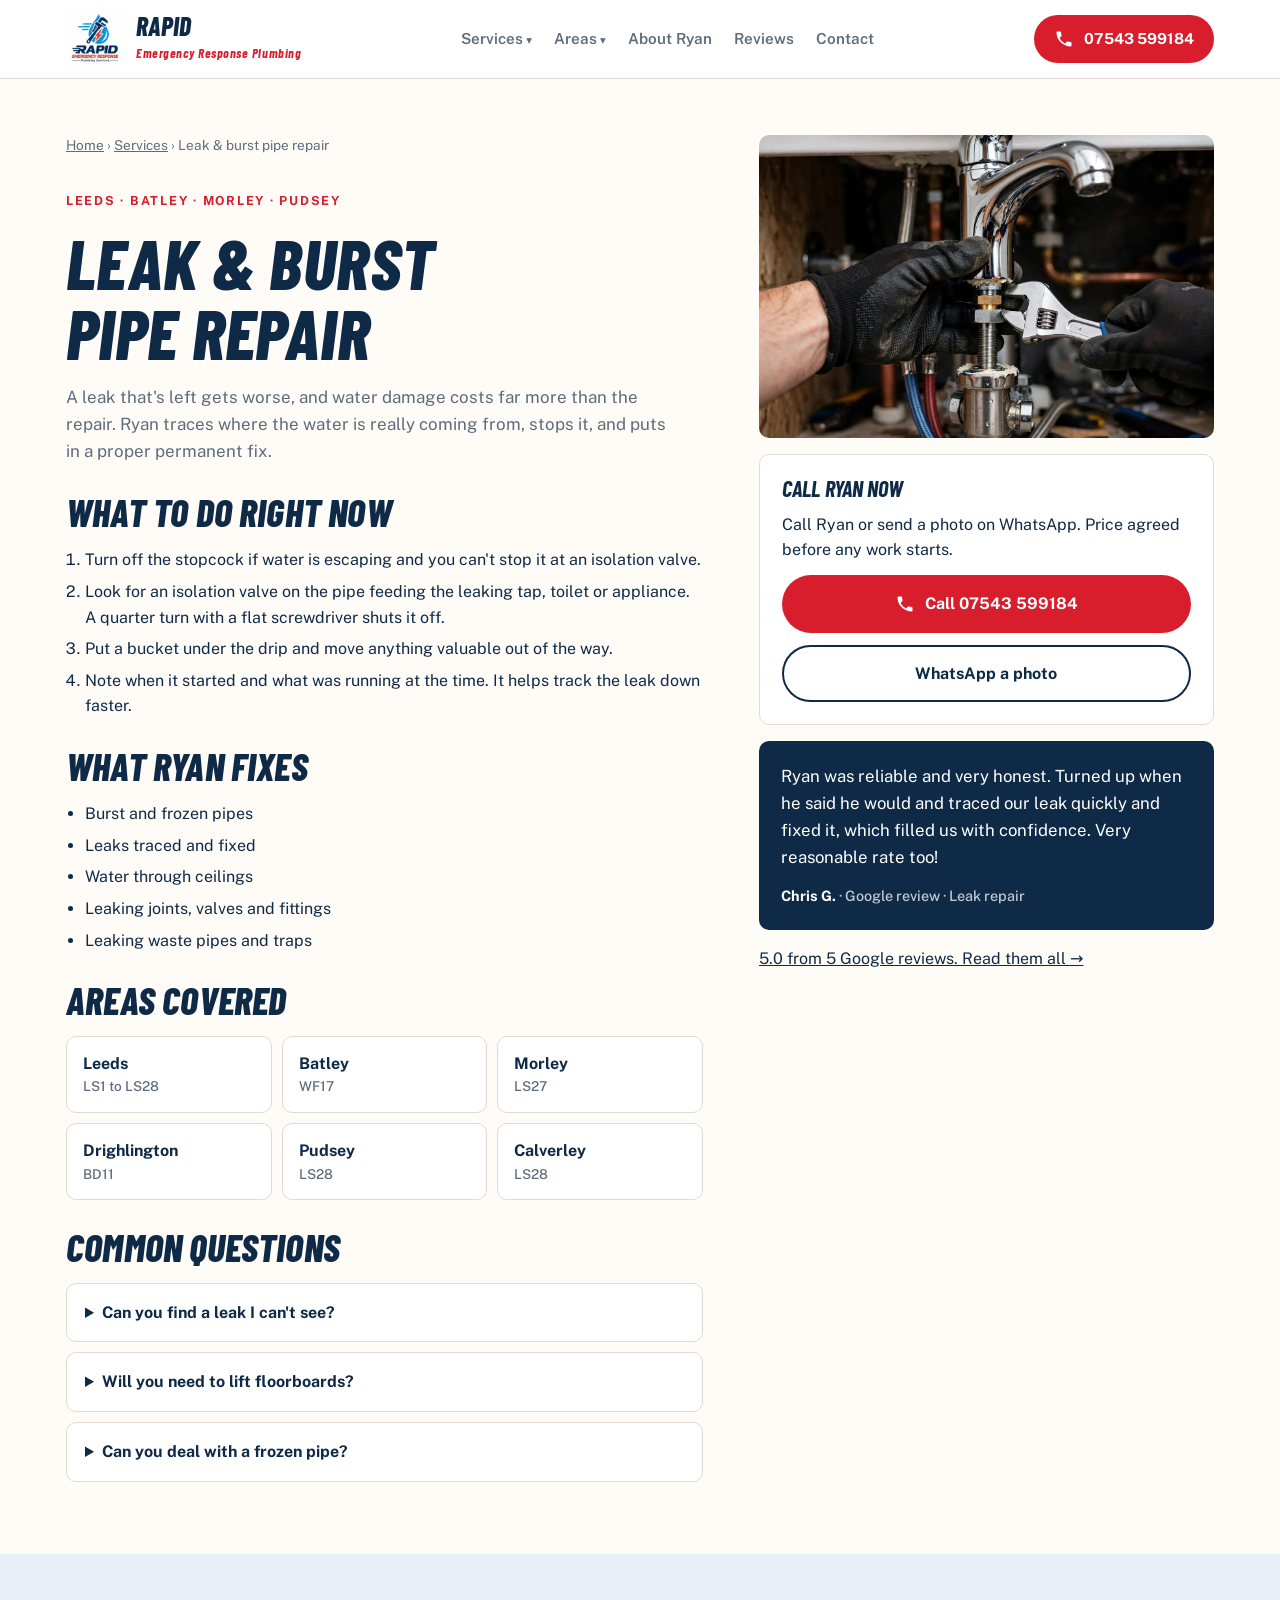
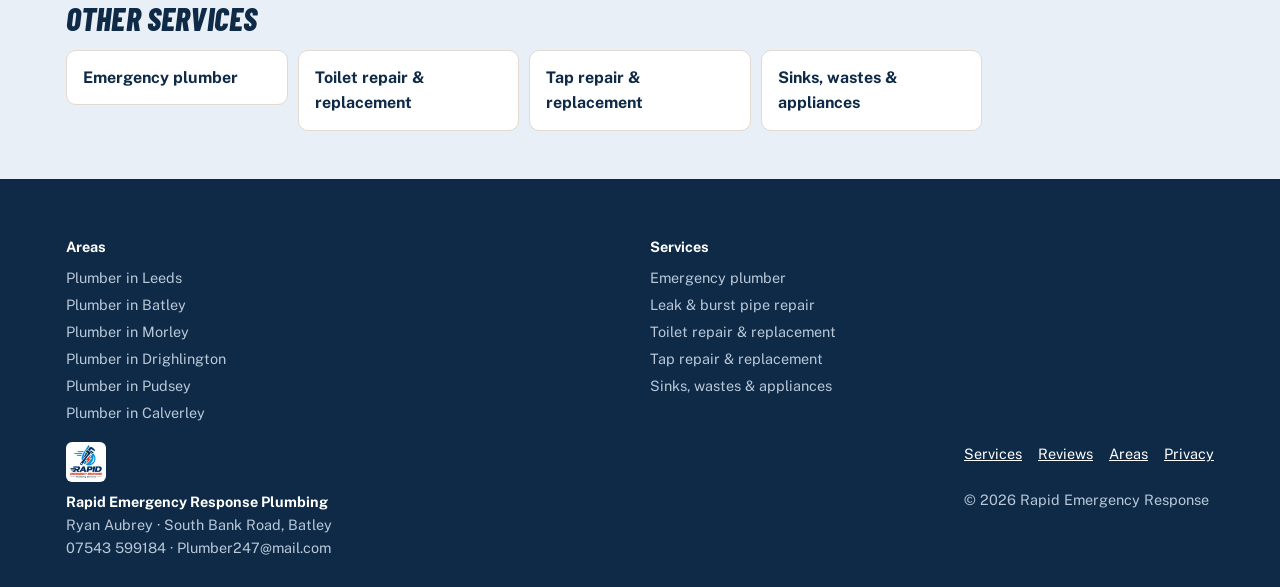
<file: public/leak-repair.html>
<!doctype html>
<html lang="en-GB">
<head>
<meta charset="utf-8">
<meta name="viewport" content="width=device-width,initial-scale=1,viewport-fit=cover">
<title>Leak &amp; Burst Pipe Repair Leeds | Rapid Emergency Response</title>
<meta name="description" content="Leaks traced and fixed, burst pipes repaired. Local plumber covering Leeds, Batley, Morley, Pudsey, Drighlington and Calverley. Price agreed first.">
<link rel="canonical" href="https://rapidemergencyresponse.co.uk/leak-repair">
<meta name="theme-color" content="#0e2a47">
<meta property="og:title" content="Leak &amp; Burst Pipe Repair Leeds | Rapid Emergency Response">
<meta property="og:description" content="Leaks traced and fixed, burst pipes repaired. Local plumber covering Leeds, Batley, Morley, Pudsey, Drighlington and Calverley. Price agreed first.">
<meta property="og:type" content="website">
<meta property="og:url" content="https://rapidemergencyresponse.co.uk/leak-repair">
<meta property="og:image" content="https://rapidemergencyresponse.co.uk/img/og.jpg">
<meta property="og:locale" content="en_GB">
<meta property="og:site_name" content="Rapid Emergency Response Plumbing">
<meta name="twitter:card" content="summary_large_image">
<link rel="icon" type="image/png" href="favicon.png">
<link rel="apple-touch-icon" href="apple-touch-icon.png">
<link rel="preconnect" href="https://fonts.googleapis.com">
<link rel="preconnect" href="https://fonts.gstatic.com" crossorigin>
<link rel="stylesheet" href="https://fonts.googleapis.com/css2?family=Barlow+Condensed:ital,wght@1,700;1,800&family=Public+Sans:wght@400;500;600;700&display=swap">
<link rel="stylesheet" href="styles.css">
<script type="application/ld+json">{"@context": "https://schema.org", "@type": "Plumber", "@id": "https://rapidemergencyresponse.co.uk/#business", "name": "Rapid Emergency Response Plumbing", "url": "https://rapidemergencyresponse.co.uk/", "telephone": "+447543599184", "image": "https://rapidemergencyresponse.co.uk/img/og.jpg", "address": {"@type": "PostalAddress", "streetAddress": "South Bank Road", "addressLocality": "Batley", "addressRegion": "West Yorkshire", "postalCode": "WF17", "addressCountry": "GB"}, "areaServed": [{"@type": "Place", "name": "Leeds"}, {"@type": "Place", "name": "Batley"}, {"@type": "Place", "name": "Morley"}, {"@type": "Place", "name": "Drighlington"}, {"@type": "Place", "name": "Pudsey"}, {"@type": "Place", "name": "Calverley"}], "openingHoursSpecification": [{"@type": "OpeningHoursSpecification", "dayOfWeek": ["Monday", "Tuesday", "Wednesday", "Thursday", "Friday", "Saturday", "Sunday"], "opens": "00:00", "closes": "23:59"}], "mainEntityOfPage": "https://rapidemergencyresponse.co.uk/leak-repair"}</script>
<script type="application/ld+json">{"@context": "https://schema.org", "@type": "BreadcrumbList", "itemListElement": [{"@type": "ListItem", "position": 1, "name": "Home", "item": "https://rapidemergencyresponse.co.uk/"}, {"@type": "ListItem", "position": 2, "name": "Leak & burst pipe repair", "item": "https://rapidemergencyresponse.co.uk/leak-repair"}]}</script>
</head>
<body>
<header class="top">
  <div class="wrap">
    <a class="brand" href="/">
      <img src="img/logo.webp" alt="Rapid Emergency Response Plumbing logo" width="58" height="58">
      <div><b>Rapid</b><small>Emergency Response Plumbing</small></div>
    </a>
    <nav class="nav" aria-label="Main">
      <div class="dd"><a href="/#services">Services</a><div class="dd-menu"><a href="emergency-plumber">Emergency plumber</a><a href="leak-repair">Leak & burst pipe repair</a><a href="toilet-repair">Toilet repair & replacement</a><a href="tap-repair">Tap repair & replacement</a><a href="sink-plumbing">Sinks, wastes & appliances</a></div></div><div class="dd"><a href="/#areas">Areas</a><div class="dd-menu"><a href="plumber-leeds">Leeds</a><a href="plumber-batley">Batley</a><a href="plumber-morley">Morley</a><a href="plumber-drighlington">Drighlington</a><a href="plumber-pudsey">Pudsey</a><a href="plumber-calverley">Calverley</a></div></div><a href="/#about">About Ryan</a><a href="/#reviews">Reviews</a><a href="/#contact">Contact</a>
    </nav>
    <a class="btn btn-red" href="tel:+447543599184" aria-label="Call 07543 599184"><svg viewBox="0 0 24 24" fill="currentColor" aria-hidden="true"><path d="M6.6 10.8a15.1 15.1 0 0 0 6.6 6.6l2.2-2.2c.3-.3.7-.4 1-.2 1.1.4 2.3.6 3.6.6.6 0 1 .4 1 1V20c0 .6-.4 1-1 1A17 17 0 0 1 3 4c0-.6.4-1 1-1h3.5c.6 0 1 .4 1 1 0 1.3.2 2.5.6 3.6.1.3 0 .7-.2 1z"/></svg><span>07543 599184</span></a>
  </div>
</header>

<main>
  <section class="page-hero">
    <div class="wrap two-col">
      <div class="prose">
        <nav class="crumbs" aria-label="Breadcrumb"><a href="/">Home</a> › <a href="/#services">Services</a> › Leak &amp; burst pipe repair</nav>
        <span class="eyebrow">Leeds · Batley · Morley · Pudsey</span>
        <h1>Leak &amp; burst pipe repair</h1>
        <p class="lede">A leak that&#x27;s left gets worse, and water damage costs far more than the repair. Ryan traces where the water is really coming from, stops it, and puts in a proper permanent fix.</p>

        <h2>What to do right now</h2>
        <ol style="margin:0;padding-left:1.2em;display:grid;gap:6px"><li>Turn off the stopcock if water is escaping and you can&#x27;t stop it at an isolation valve.</li><li>Look for an isolation valve on the pipe feeding the leaking tap, toilet or appliance. A quarter turn with a flat screwdriver shuts it off.</li><li>Put a bucket under the drip and move anything valuable out of the way.</li><li>Note when it started and what was running at the time. It helps track the leak down faster.</li></ol>

        <h2>What Ryan fixes</h2>
        <ul><li>Burst and frozen pipes</li><li>Leaks traced and fixed</li><li>Water through ceilings</li><li>Leaking joints, valves and fittings</li><li>Leaking waste pipes and traps</li></ul>

        <h2>Areas covered</h2>
        <ul class="link-grid"><li><a href="plumber-leeds">Leeds<small>LS1 to LS28</small></a></li><li><a href="plumber-batley">Batley<small>WF17</small></a></li><li><a href="plumber-morley">Morley<small>LS27</small></a></li><li><a href="plumber-drighlington">Drighlington<small>BD11</small></a></li><li><a href="plumber-pudsey">Pudsey<small>LS28</small></a></li><li><a href="plumber-calverley">Calverley<small>LS28</small></a></li></ul>

        <h2>Common questions</h2>
        <div class="faq"><details><summary>Can you find a leak I can&#x27;t see?</summary><p>Usually, yes. Ryan works back from where the water shows up, checks the likely joints, valves and pipe runs, and explains what he&#x27;s found before fixing it.</p></details><details><summary>Will you need to lift floorboards?</summary><p>Only if the leak is under the floor. Ryan will tell you before doing anything and agree the price first.</p></details><details><summary>Can you deal with a frozen pipe?</summary><p>Yes. Don&#x27;t use a blowtorch or boiling water on it. Turn off the stopcock and call. Frozen pipes often split, and the leak only shows once they thaw.</p></details></div>
      </div>
      <aside class="side">
        <img class="side-img" src="img/tap-fitting.webp" alt="Plumber tightening the fitting under a chrome tap" width="1400" height="933">
        <div class="side-card">
          <h3>Call Ryan now</h3>
          <p>Call Ryan or send a photo on WhatsApp. Price agreed before any work starts.</p>
          <a class="btn btn-red" href="tel:+447543599184"><svg viewBox="0 0 24 24" fill="currentColor" aria-hidden="true"><path d="M6.6 10.8a15.1 15.1 0 0 0 6.6 6.6l2.2-2.2c.3-.3.7-.4 1-.2 1.1.4 2.3.6 3.6.6.6 0 1 .4 1 1V20c0 .6-.4 1-1 1A17 17 0 0 1 3 4c0-.6.4-1 1-1h3.5c.6 0 1 .4 1 1 0 1.3.2 2.5.6 3.6.1.3 0 .7-.2 1z"/></svg>Call 07543 599184</a>
          <a class="btn btn-ghost" href="https://wa.me/447543599184?text=Hi%20Ryan%2C%20I%20need%20a%20plumber.%20" target="_blank" rel="noopener">WhatsApp a photo</a>
        </div>
        <figure class="quote"><blockquote>Ryan was reliable and very honest. Turned up when he said he would and traced our leak quickly and fixed it, which filled us with confidence. Very reasonable rate too!</blockquote><cite>Chris G. <span>· Google review · Leak repair</span></cite></figure>
        <p><a href="https://www.google.com/maps?cid=15060057663350423494" target="_blank" rel="noopener">5.0 from 5 Google reviews. Read them all →</a></p>
      </aside>
    </div>
  </section>
  <section class="contact" style="padding-block:48px">
    <div class="wrap">
      <h2 style="font-size:2rem;margin-bottom:16px">Other services</h2>
      <ul class="link-grid"><li><a href="emergency-plumber">Emergency plumber</a></li><li><a href="toilet-repair">Toilet repair & replacement</a></li><li><a href="tap-repair">Tap repair & replacement</a></li><li><a href="sink-plumbing">Sinks, wastes & appliances</a></li></ul>
    </div>
  </section>
</main>
<footer>
  <div class="wrap">
    <nav class="foot-links" aria-label="Areas and services"><div><b>Areas</b><a href="plumber-leeds">Plumber in Leeds</a><a href="plumber-batley">Plumber in Batley</a><a href="plumber-morley">Plumber in Morley</a><a href="plumber-drighlington">Plumber in Drighlington</a><a href="plumber-pudsey">Plumber in Pudsey</a><a href="plumber-calverley">Plumber in Calverley</a></div><div><b>Services</b><a href="emergency-plumber">Emergency plumber</a><a href="leak-repair">Leak & burst pipe repair</a><a href="toilet-repair">Toilet repair & replacement</a><a href="tap-repair">Tap repair & replacement</a><a href="sink-plumbing">Sinks, wastes & appliances</a></div></nav>
    <div><img src="img/logo.webp" alt="" width="40" height="40" style="border-radius:6px;margin-bottom:8px"><b>Rapid Emergency Response Plumbing</b><br>Ryan Aubrey · South Bank Road, Batley<br>07543 599184 · Plumber247@mail.com</div>
    <div><nav aria-label="Footer" style="display:flex;gap:16px"><a href="/#services">Services</a><a href="/#reviews">Reviews</a><a href="/#areas">Areas</a><a href="privacy">Privacy</a></nav><br>© 2026 Rapid Emergency Response</div>
  </div>
</footer>

<div class="callbar">
  <a class="btn btn-red" href="tel:+447543599184">Call now · 24/7</a>
  <a class="btn btn-ghost" href="https://wa.me/447543599184?text=Hi%20Ryan%2C%20I%20need%20a%20plumber.%20" target="_blank" rel="noopener">WhatsApp</a>
</div>
</body>
</html>
</file>
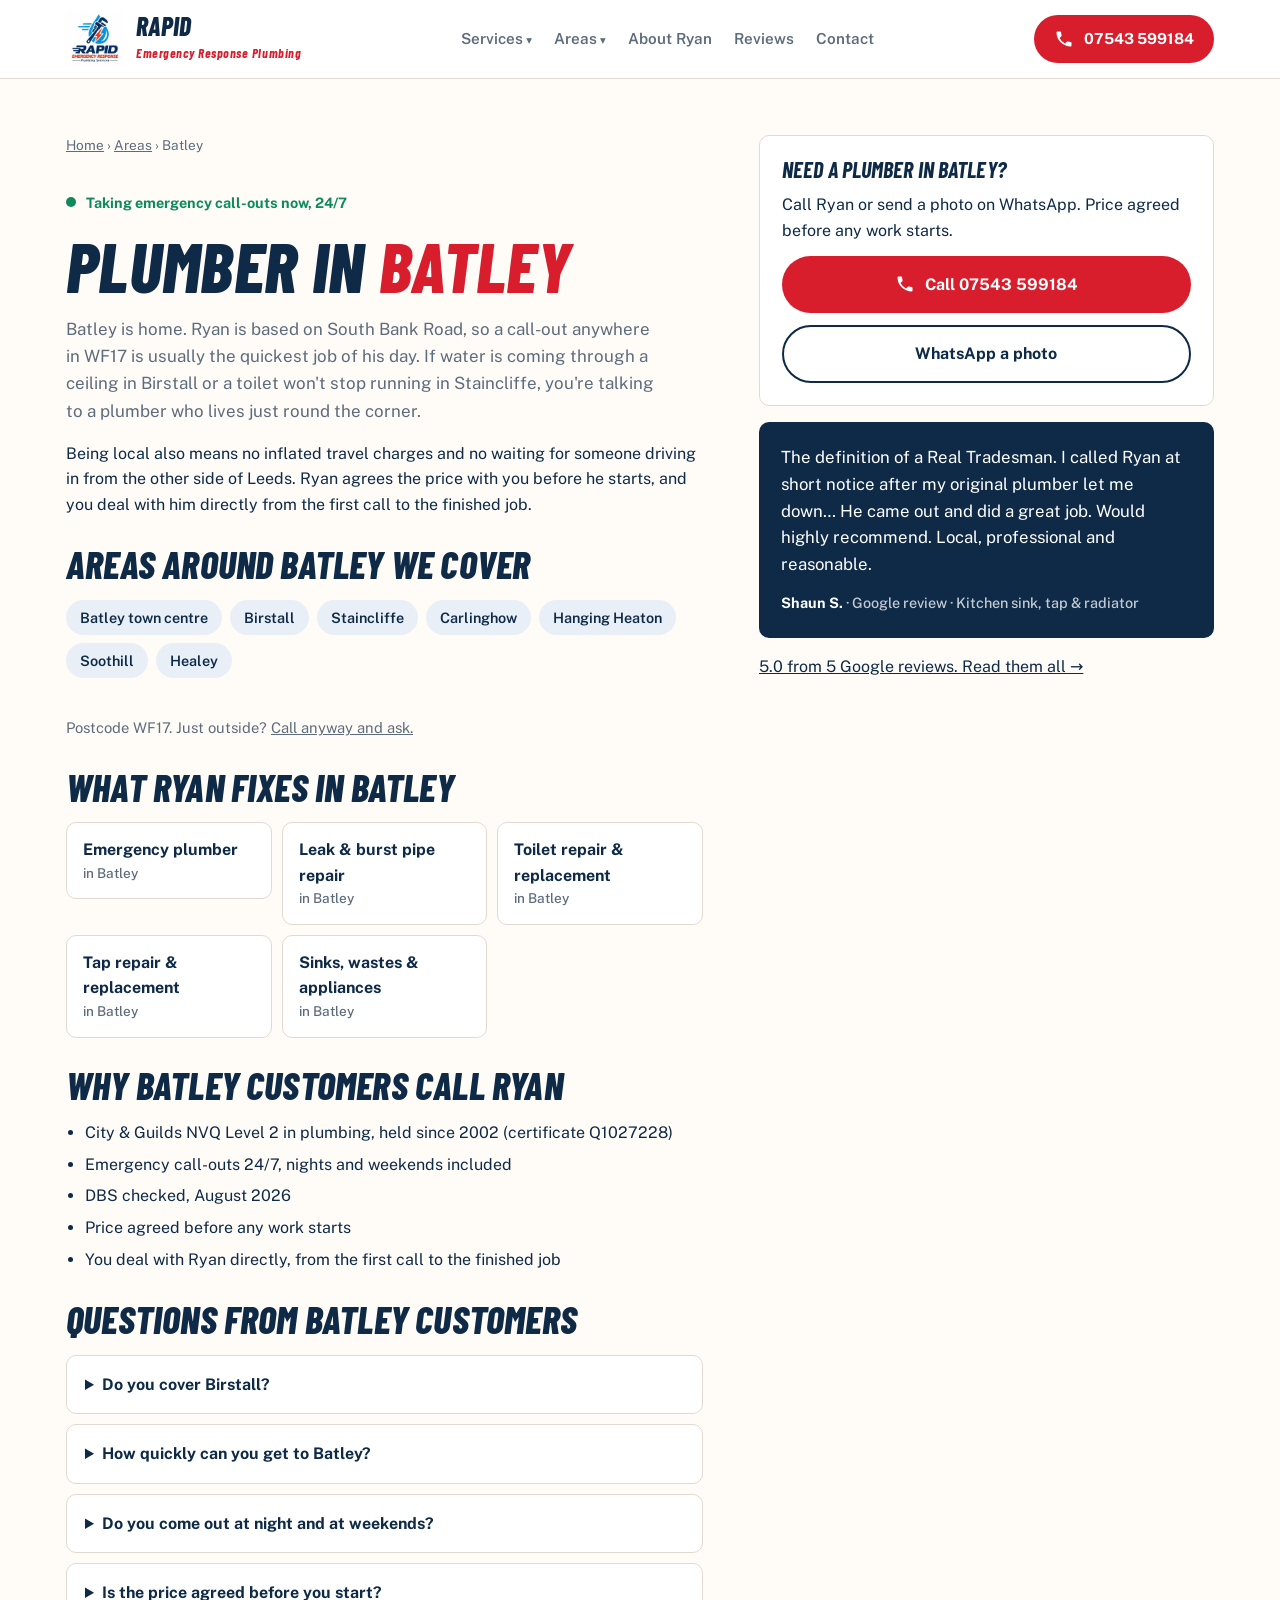
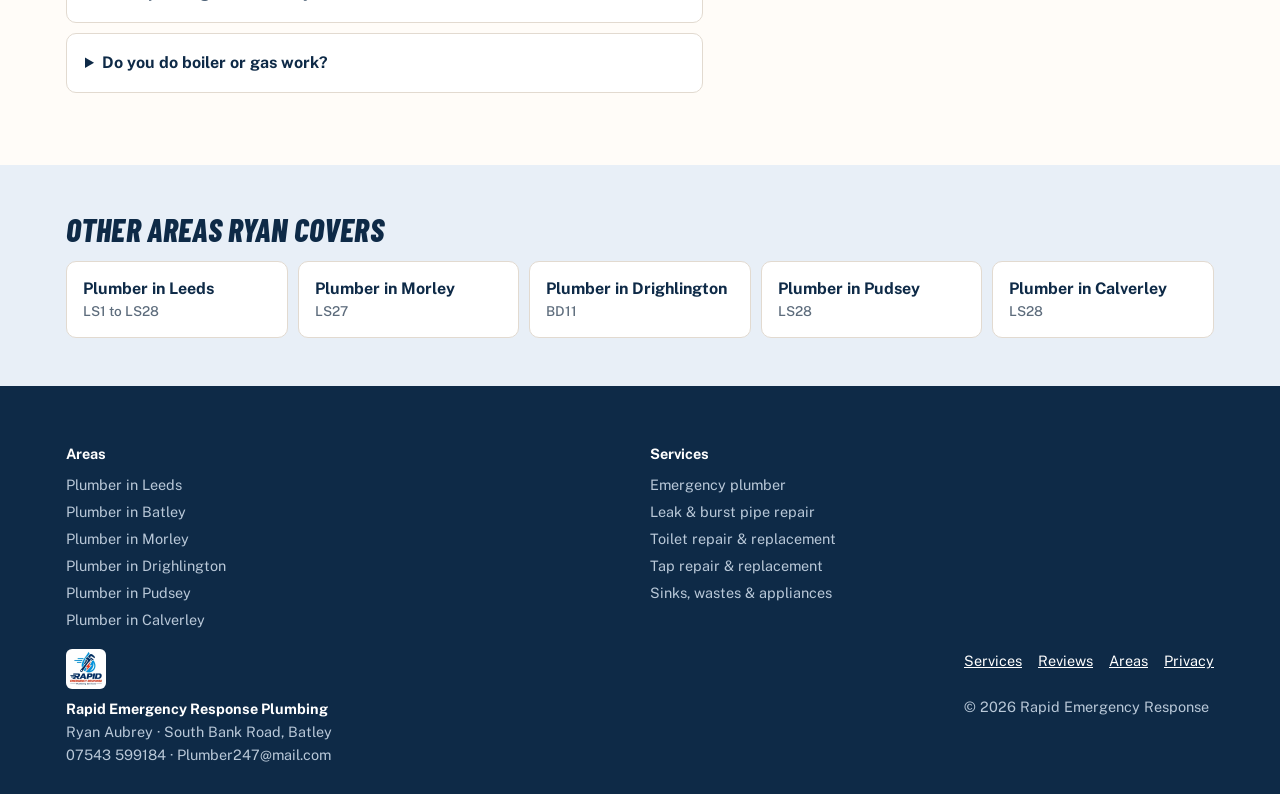
<file: public/plumber-batley.html>
<!doctype html>
<html lang="en-GB">
<head>
<meta charset="utf-8">
<meta name="viewport" content="width=device-width,initial-scale=1,viewport-fit=cover">
<title>Plumber in Batley WF17 | Rapid Emergency Response</title>
<meta name="description" content="24/7 local plumber in Batley, WF17. Ryan Aubrey, City &amp; Guilds qualified and DBS checked, fixes leaks, burst pipes, toilets and taps. Price agreed first. Call 07543 599184.">
<link rel="canonical" href="https://rapidemergencyresponse.co.uk/plumber-batley">
<meta name="theme-color" content="#0e2a47">
<meta property="og:title" content="Plumber in Batley WF17 | Rapid Emergency Response">
<meta property="og:description" content="24/7 local plumber in Batley, WF17. Ryan Aubrey, City &amp; Guilds qualified and DBS checked, fixes leaks, burst pipes, toilets and taps. Price agreed first. Call 07543 599184.">
<meta property="og:type" content="website">
<meta property="og:url" content="https://rapidemergencyresponse.co.uk/plumber-batley">
<meta property="og:image" content="https://rapidemergencyresponse.co.uk/img/og.jpg">
<meta property="og:locale" content="en_GB">
<meta property="og:site_name" content="Rapid Emergency Response Plumbing">
<meta name="twitter:card" content="summary_large_image">
<link rel="icon" type="image/png" href="favicon.png">
<link rel="apple-touch-icon" href="apple-touch-icon.png">
<link rel="preconnect" href="https://fonts.googleapis.com">
<link rel="preconnect" href="https://fonts.gstatic.com" crossorigin>
<link rel="stylesheet" href="https://fonts.googleapis.com/css2?family=Barlow+Condensed:ital,wght@1,700;1,800&family=Public+Sans:wght@400;500;600;700&display=swap">
<link rel="stylesheet" href="styles.css">
<script type="application/ld+json">{"@context": "https://schema.org", "@type": "Plumber", "@id": "https://rapidemergencyresponse.co.uk/#business", "name": "Rapid Emergency Response Plumbing", "url": "https://rapidemergencyresponse.co.uk/", "telephone": "+447543599184", "image": "https://rapidemergencyresponse.co.uk/img/og.jpg", "address": {"@type": "PostalAddress", "streetAddress": "South Bank Road", "addressLocality": "Batley", "addressRegion": "West Yorkshire", "postalCode": "WF17", "addressCountry": "GB"}, "areaServed": [{"@type": "Place", "name": "Batley"}], "openingHoursSpecification": [{"@type": "OpeningHoursSpecification", "dayOfWeek": ["Monday", "Tuesday", "Wednesday", "Thursday", "Friday", "Saturday", "Sunday"], "opens": "00:00", "closes": "23:59"}], "mainEntityOfPage": "https://rapidemergencyresponse.co.uk/plumber-batley"}</script>
<script type="application/ld+json">{"@context": "https://schema.org", "@type": "BreadcrumbList", "itemListElement": [{"@type": "ListItem", "position": 1, "name": "Home", "item": "https://rapidemergencyresponse.co.uk/"}, {"@type": "ListItem", "position": 2, "name": "Plumber in Batley", "item": "https://rapidemergencyresponse.co.uk/plumber-batley"}]}</script>
</head>
<body>
<header class="top">
  <div class="wrap">
    <a class="brand" href="/">
      <img src="img/logo.webp" alt="Rapid Emergency Response Plumbing logo" width="58" height="58">
      <div><b>Rapid</b><small>Emergency Response Plumbing</small></div>
    </a>
    <nav class="nav" aria-label="Main">
      <div class="dd"><a href="/#services">Services</a><div class="dd-menu"><a href="emergency-plumber">Emergency plumber</a><a href="leak-repair">Leak & burst pipe repair</a><a href="toilet-repair">Toilet repair & replacement</a><a href="tap-repair">Tap repair & replacement</a><a href="sink-plumbing">Sinks, wastes & appliances</a></div></div><div class="dd"><a href="/#areas">Areas</a><div class="dd-menu"><a href="plumber-leeds">Leeds</a><a href="plumber-batley">Batley</a><a href="plumber-morley">Morley</a><a href="plumber-drighlington">Drighlington</a><a href="plumber-pudsey">Pudsey</a><a href="plumber-calverley">Calverley</a></div></div><a href="/#about">About Ryan</a><a href="/#reviews">Reviews</a><a href="/#contact">Contact</a>
    </nav>
    <a class="btn btn-red" href="tel:+447543599184" aria-label="Call 07543 599184"><svg viewBox="0 0 24 24" fill="currentColor" aria-hidden="true"><path d="M6.6 10.8a15.1 15.1 0 0 0 6.6 6.6l2.2-2.2c.3-.3.7-.4 1-.2 1.1.4 2.3.6 3.6.6.6 0 1 .4 1 1V20c0 .6-.4 1-1 1A17 17 0 0 1 3 4c0-.6.4-1 1-1h3.5c.6 0 1 .4 1 1 0 1.3.2 2.5.6 3.6.1.3 0 .7-.2 1z"/></svg><span>07543 599184</span></a>
  </div>
</header>

<main>
  <section class="page-hero">
    <div class="wrap two-col">
      <div class="prose">
        <nav class="crumbs" aria-label="Breadcrumb"><a href="/">Home</a> › <a href="/#areas">Areas</a> › Batley</nav>
        <span class="status">Taking emergency call-outs now, 24/7</span>
        <h1>Plumber in <em>Batley</em></h1>
        <p class="lede">Batley is home. Ryan is based on South Bank Road, so a call-out anywhere in WF17 is usually the quickest job of his day. If water is coming through a ceiling in Birstall or a toilet won&#x27;t stop running in Staincliffe, you&#x27;re talking to a plumber who lives just round the corner.</p>
        <p>Being local also means no inflated travel charges and no waiting for someone driving in from the other side of Leeds. Ryan agrees the price with you before he starts, and you deal with him directly from the first call to the finished job.</p>
        <h2>Areas around Batley we cover</h2>
        <ul class="chips"><li>Batley town centre</li><li>Birstall</li><li>Staincliffe</li><li>Carlinghow</li><li>Hanging Heaton</li><li>Soothill</li><li>Healey</li></ul>
        <p class="note">Postcode WF17. Just outside? <a href="tel:+447543599184">Call anyway and ask.</a></p>

        
        <h2>What Ryan fixes in Batley</h2>
        <ul class="link-grid"><li><a href="emergency-plumber">Emergency plumber<small>in Batley</small></a></li><li><a href="leak-repair">Leak & burst pipe repair<small>in Batley</small></a></li><li><a href="toilet-repair">Toilet repair & replacement<small>in Batley</small></a></li><li><a href="tap-repair">Tap repair & replacement<small>in Batley</small></a></li><li><a href="sink-plumbing">Sinks, wastes & appliances<small>in Batley</small></a></li></ul>

        <h2>Why Batley customers call Ryan</h2>
        <ul>
          <li>City &amp; Guilds NVQ Level 2 in plumbing, held since 2002 (certificate Q1027228)</li>
          <li>Emergency call-outs 24/7, nights and weekends included</li>
          <li>DBS checked, August 2026</li>
          <li>Price agreed before any work starts</li>
          <li>You deal with Ryan directly, from the first call to the finished job</li>
        </ul>

        <h2>Questions from Batley customers</h2>
        <div class="faq"><details><summary>Do you cover Birstall?</summary><p>Yes. Birstall is part of the Batley area Ryan covers as standard.</p></details><details><summary>How quickly can you get to Batley?</summary><p>It depends on what Ryan is already working on, so call and he&#x27;ll give you an honest time. Batley is a short drive from his base in Batley.</p></details><details><summary>Do you come out at night and at weekends?</summary><p>Yes. Ryan takes emergency call-outs in Batley 24 hours a day, 7 days a week.</p></details><details><summary>Is the price agreed before you start?</summary><p>Yes, always. Ryan explains what&#x27;s wrong and agrees the price with you before any work starts.</p></details><details><summary>Do you do boiler or gas work?</summary><p>No. Boilers and gas appliances need a Gas Safe registered engineer.</p></details></div>
      </div>
      <aside class="side">
        <div class="side-card">
          <h3>Need a plumber in Batley?</h3>
          <p>Call Ryan or send a photo on WhatsApp. Price agreed before any work starts.</p>
          <a class="btn btn-red" href="tel:+447543599184"><svg viewBox="0 0 24 24" fill="currentColor" aria-hidden="true"><path d="M6.6 10.8a15.1 15.1 0 0 0 6.6 6.6l2.2-2.2c.3-.3.7-.4 1-.2 1.1.4 2.3.6 3.6.6.6 0 1 .4 1 1V20c0 .6-.4 1-1 1A17 17 0 0 1 3 4c0-.6.4-1 1-1h3.5c.6 0 1 .4 1 1 0 1.3.2 2.5.6 3.6.1.3 0 .7-.2 1z"/></svg>Call 07543 599184</a>
          <a class="btn btn-ghost" href="https://wa.me/447543599184?text=Hi%20Ryan%2C%20I%20need%20a%20plumber.%20" target="_blank" rel="noopener">WhatsApp a photo</a>
        </div>
        <figure class="quote"><blockquote>The definition of a Real Tradesman. I called Ryan at short notice after my original plumber let me down… He came out and did a great job. Would highly recommend. Local, professional and reasonable.</blockquote><cite>Shaun S. <span>· Google review · Kitchen sink, tap &amp; radiator</span></cite></figure>
        <p><a href="https://www.google.com/maps?cid=15060057663350423494" target="_blank" rel="noopener">5.0 from 5 Google reviews. Read them all →</a></p>
      </aside>
    </div>
  </section>
  <section class="contact" style="padding-block:48px">
    <div class="wrap">
      <h2 style="font-size:2rem;margin-bottom:16px">Other areas Ryan covers</h2>
      <ul class="link-grid"><li><a href="plumber-leeds">Plumber in Leeds<small>LS1 to LS28</small></a></li><li><a href="plumber-morley">Plumber in Morley<small>LS27</small></a></li><li><a href="plumber-drighlington">Plumber in Drighlington<small>BD11</small></a></li><li><a href="plumber-pudsey">Plumber in Pudsey<small>LS28</small></a></li><li><a href="plumber-calverley">Plumber in Calverley<small>LS28</small></a></li></ul>
    </div>
  </section>
</main>
<footer>
  <div class="wrap">
    <nav class="foot-links" aria-label="Areas and services"><div><b>Areas</b><a href="plumber-leeds">Plumber in Leeds</a><a href="plumber-batley">Plumber in Batley</a><a href="plumber-morley">Plumber in Morley</a><a href="plumber-drighlington">Plumber in Drighlington</a><a href="plumber-pudsey">Plumber in Pudsey</a><a href="plumber-calverley">Plumber in Calverley</a></div><div><b>Services</b><a href="emergency-plumber">Emergency plumber</a><a href="leak-repair">Leak & burst pipe repair</a><a href="toilet-repair">Toilet repair & replacement</a><a href="tap-repair">Tap repair & replacement</a><a href="sink-plumbing">Sinks, wastes & appliances</a></div></nav>
    <div><img src="img/logo.webp" alt="" width="40" height="40" style="border-radius:6px;margin-bottom:8px"><b>Rapid Emergency Response Plumbing</b><br>Ryan Aubrey · South Bank Road, Batley<br>07543 599184 · Plumber247@mail.com</div>
    <div><nav aria-label="Footer" style="display:flex;gap:16px"><a href="/#services">Services</a><a href="/#reviews">Reviews</a><a href="/#areas">Areas</a><a href="privacy">Privacy</a></nav><br>© 2026 Rapid Emergency Response</div>
  </div>
</footer>

<div class="callbar">
  <a class="btn btn-red" href="tel:+447543599184">Call now · 24/7</a>
  <a class="btn btn-ghost" href="https://wa.me/447543599184?text=Hi%20Ryan%2C%20I%20need%20a%20plumber.%20" target="_blank" rel="noopener">WhatsApp</a>
</div>
</body>
</html>
</file>
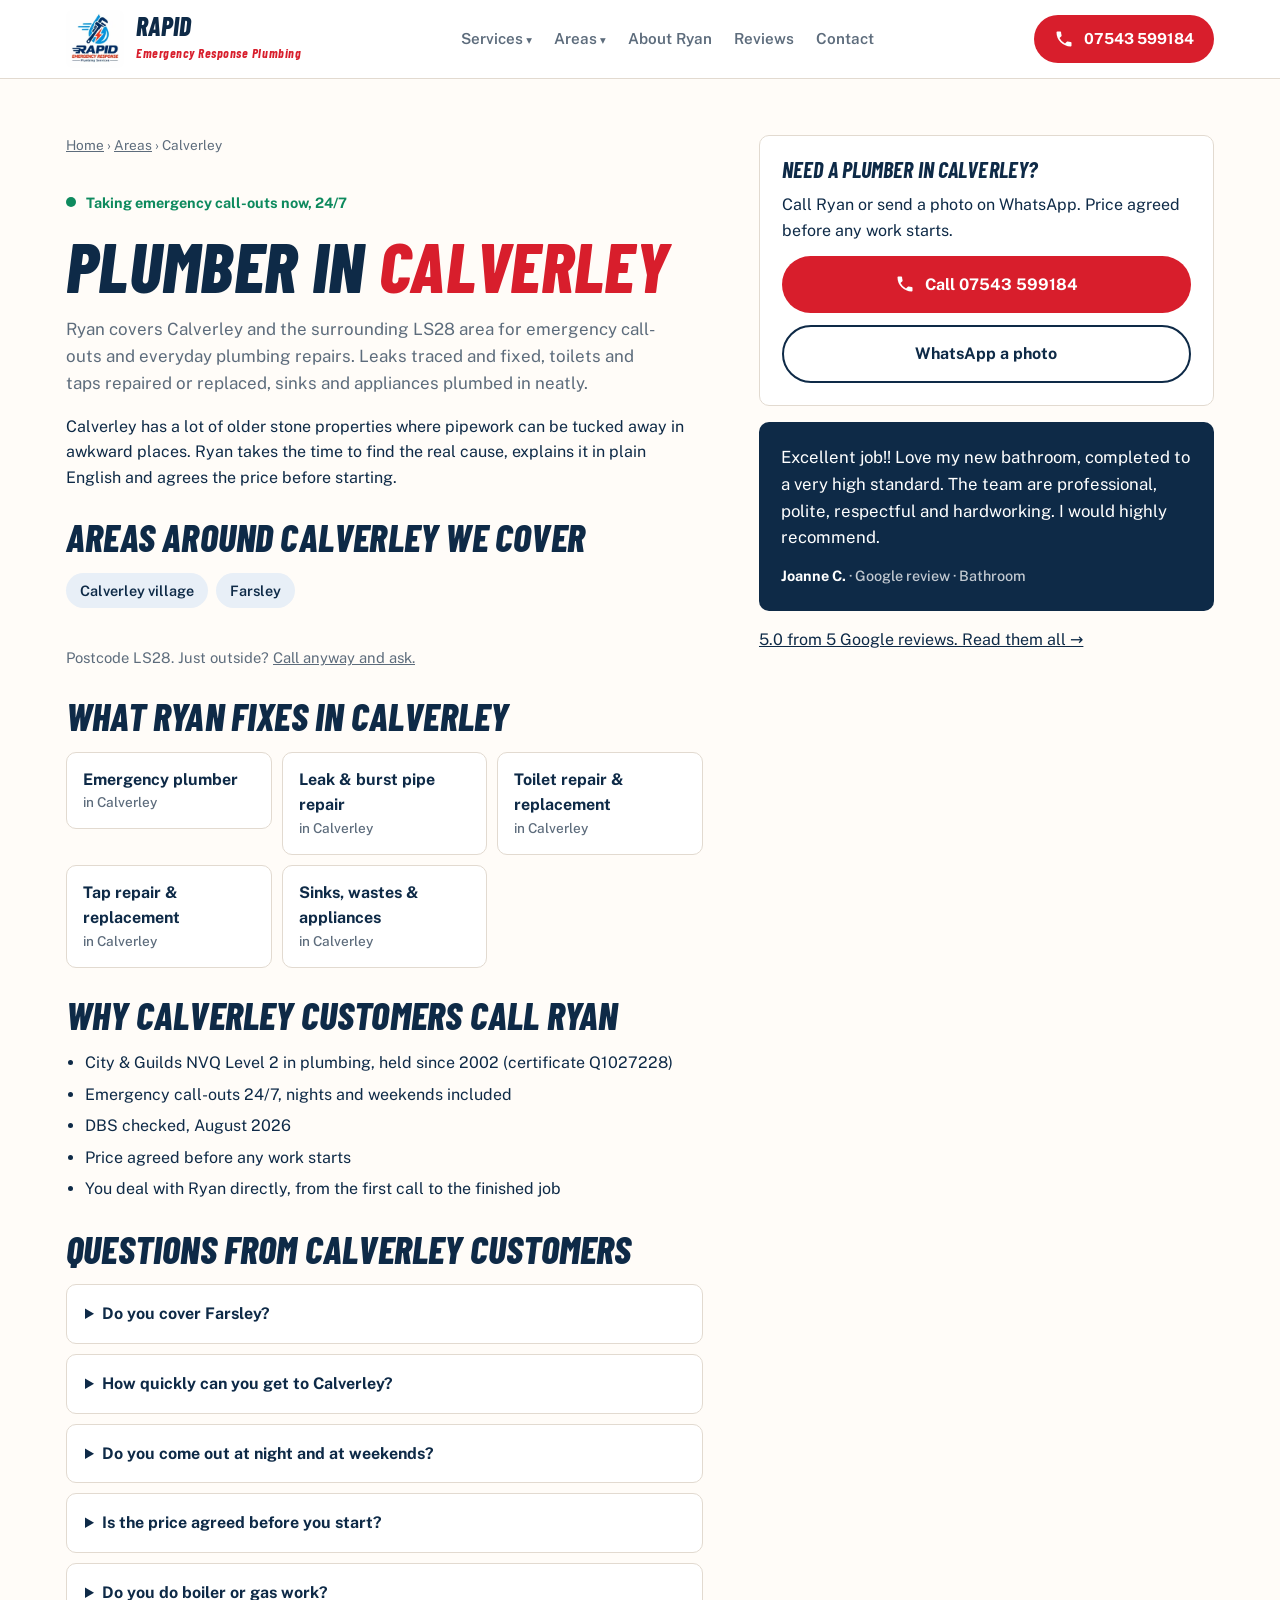
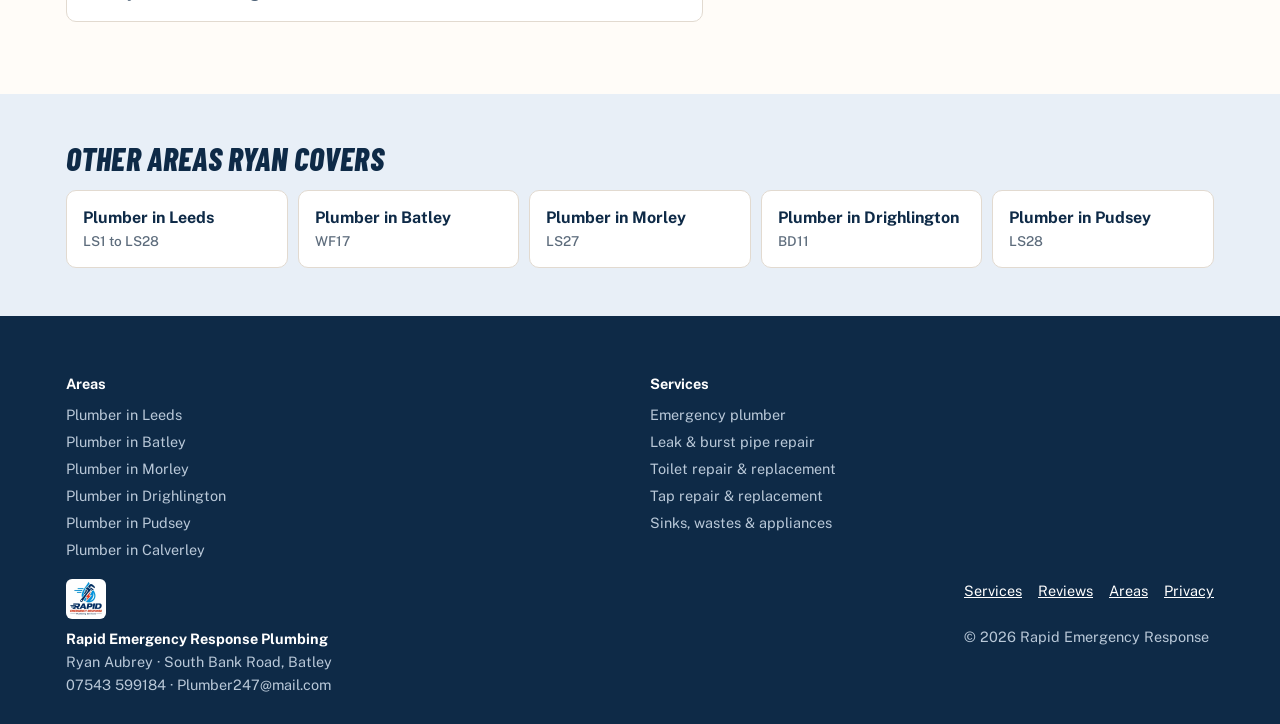
<file: public/plumber-calverley.html>
<!doctype html>
<html lang="en-GB">
<head>
<meta charset="utf-8">
<meta name="viewport" content="width=device-width,initial-scale=1,viewport-fit=cover">
<title>Plumber in Calverley LS28 | Rapid Emergency Response</title>
<meta name="description" content="24/7 local plumber in Calverley, LS28. Ryan Aubrey, City &amp; Guilds qualified and DBS checked, fixes leaks, burst pipes, toilets and taps. Price agreed first. Call 07543 599184.">
<link rel="canonical" href="https://rapidemergencyresponse.co.uk/plumber-calverley">
<meta name="theme-color" content="#0e2a47">
<meta property="og:title" content="Plumber in Calverley LS28 | Rapid Emergency Response">
<meta property="og:description" content="24/7 local plumber in Calverley, LS28. Ryan Aubrey, City &amp; Guilds qualified and DBS checked, fixes leaks, burst pipes, toilets and taps. Price agreed first. Call 07543 599184.">
<meta property="og:type" content="website">
<meta property="og:url" content="https://rapidemergencyresponse.co.uk/plumber-calverley">
<meta property="og:image" content="https://rapidemergencyresponse.co.uk/img/og.jpg">
<meta property="og:locale" content="en_GB">
<meta property="og:site_name" content="Rapid Emergency Response Plumbing">
<meta name="twitter:card" content="summary_large_image">
<link rel="icon" type="image/png" href="favicon.png">
<link rel="apple-touch-icon" href="apple-touch-icon.png">
<link rel="preconnect" href="https://fonts.googleapis.com">
<link rel="preconnect" href="https://fonts.gstatic.com" crossorigin>
<link rel="stylesheet" href="https://fonts.googleapis.com/css2?family=Barlow+Condensed:ital,wght@1,700;1,800&family=Public+Sans:wght@400;500;600;700&display=swap">
<link rel="stylesheet" href="styles.css">
<script type="application/ld+json">{"@context": "https://schema.org", "@type": "Plumber", "@id": "https://rapidemergencyresponse.co.uk/#business", "name": "Rapid Emergency Response Plumbing", "url": "https://rapidemergencyresponse.co.uk/", "telephone": "+447543599184", "image": "https://rapidemergencyresponse.co.uk/img/og.jpg", "address": {"@type": "PostalAddress", "streetAddress": "South Bank Road", "addressLocality": "Batley", "addressRegion": "West Yorkshire", "postalCode": "WF17", "addressCountry": "GB"}, "areaServed": [{"@type": "Place", "name": "Calverley"}], "openingHoursSpecification": [{"@type": "OpeningHoursSpecification", "dayOfWeek": ["Monday", "Tuesday", "Wednesday", "Thursday", "Friday", "Saturday", "Sunday"], "opens": "00:00", "closes": "23:59"}], "mainEntityOfPage": "https://rapidemergencyresponse.co.uk/plumber-calverley"}</script>
<script type="application/ld+json">{"@context": "https://schema.org", "@type": "BreadcrumbList", "itemListElement": [{"@type": "ListItem", "position": 1, "name": "Home", "item": "https://rapidemergencyresponse.co.uk/"}, {"@type": "ListItem", "position": 2, "name": "Plumber in Calverley", "item": "https://rapidemergencyresponse.co.uk/plumber-calverley"}]}</script>
</head>
<body>
<header class="top">
  <div class="wrap">
    <a class="brand" href="/">
      <img src="img/logo.webp" alt="Rapid Emergency Response Plumbing logo" width="58" height="58">
      <div><b>Rapid</b><small>Emergency Response Plumbing</small></div>
    </a>
    <nav class="nav" aria-label="Main">
      <div class="dd"><a href="/#services">Services</a><div class="dd-menu"><a href="emergency-plumber">Emergency plumber</a><a href="leak-repair">Leak & burst pipe repair</a><a href="toilet-repair">Toilet repair & replacement</a><a href="tap-repair">Tap repair & replacement</a><a href="sink-plumbing">Sinks, wastes & appliances</a></div></div><div class="dd"><a href="/#areas">Areas</a><div class="dd-menu"><a href="plumber-leeds">Leeds</a><a href="plumber-batley">Batley</a><a href="plumber-morley">Morley</a><a href="plumber-drighlington">Drighlington</a><a href="plumber-pudsey">Pudsey</a><a href="plumber-calverley">Calverley</a></div></div><a href="/#about">About Ryan</a><a href="/#reviews">Reviews</a><a href="/#contact">Contact</a>
    </nav>
    <a class="btn btn-red" href="tel:+447543599184" aria-label="Call 07543 599184"><svg viewBox="0 0 24 24" fill="currentColor" aria-hidden="true"><path d="M6.6 10.8a15.1 15.1 0 0 0 6.6 6.6l2.2-2.2c.3-.3.7-.4 1-.2 1.1.4 2.3.6 3.6.6.6 0 1 .4 1 1V20c0 .6-.4 1-1 1A17 17 0 0 1 3 4c0-.6.4-1 1-1h3.5c.6 0 1 .4 1 1 0 1.3.2 2.5.6 3.6.1.3 0 .7-.2 1z"/></svg><span>07543 599184</span></a>
  </div>
</header>

<main>
  <section class="page-hero">
    <div class="wrap two-col">
      <div class="prose">
        <nav class="crumbs" aria-label="Breadcrumb"><a href="/">Home</a> › <a href="/#areas">Areas</a> › Calverley</nav>
        <span class="status">Taking emergency call-outs now, 24/7</span>
        <h1>Plumber in <em>Calverley</em></h1>
        <p class="lede">Ryan covers Calverley and the surrounding LS28 area for emergency call-outs and everyday plumbing repairs. Leaks traced and fixed, toilets and taps repaired or replaced, sinks and appliances plumbed in neatly.</p>
        <p>Calverley has a lot of older stone properties where pipework can be tucked away in awkward places. Ryan takes the time to find the real cause, explains it in plain English and agrees the price before starting.</p>
        <h2>Areas around Calverley we cover</h2>
        <ul class="chips"><li>Calverley village</li><li>Farsley</li></ul>
        <p class="note">Postcode LS28. Just outside? <a href="tel:+447543599184">Call anyway and ask.</a></p>

        
        <h2>What Ryan fixes in Calverley</h2>
        <ul class="link-grid"><li><a href="emergency-plumber">Emergency plumber<small>in Calverley</small></a></li><li><a href="leak-repair">Leak & burst pipe repair<small>in Calverley</small></a></li><li><a href="toilet-repair">Toilet repair & replacement<small>in Calverley</small></a></li><li><a href="tap-repair">Tap repair & replacement<small>in Calverley</small></a></li><li><a href="sink-plumbing">Sinks, wastes & appliances<small>in Calverley</small></a></li></ul>

        <h2>Why Calverley customers call Ryan</h2>
        <ul>
          <li>City &amp; Guilds NVQ Level 2 in plumbing, held since 2002 (certificate Q1027228)</li>
          <li>Emergency call-outs 24/7, nights and weekends included</li>
          <li>DBS checked, August 2026</li>
          <li>Price agreed before any work starts</li>
          <li>You deal with Ryan directly, from the first call to the finished job</li>
        </ul>

        <h2>Questions from Calverley customers</h2>
        <div class="faq"><details><summary>Do you cover Farsley?</summary><p>Yes. Farsley is part of the Calverley area Ryan covers as standard.</p></details><details><summary>How quickly can you get to Calverley?</summary><p>It depends on what Ryan is already working on, so call and he&#x27;ll give you an honest time. Calverley is a short drive from his base in Batley.</p></details><details><summary>Do you come out at night and at weekends?</summary><p>Yes. Ryan takes emergency call-outs in Calverley 24 hours a day, 7 days a week.</p></details><details><summary>Is the price agreed before you start?</summary><p>Yes, always. Ryan explains what&#x27;s wrong and agrees the price with you before any work starts.</p></details><details><summary>Do you do boiler or gas work?</summary><p>No. Boilers and gas appliances need a Gas Safe registered engineer.</p></details></div>
      </div>
      <aside class="side">
        <div class="side-card">
          <h3>Need a plumber in Calverley?</h3>
          <p>Call Ryan or send a photo on WhatsApp. Price agreed before any work starts.</p>
          <a class="btn btn-red" href="tel:+447543599184"><svg viewBox="0 0 24 24" fill="currentColor" aria-hidden="true"><path d="M6.6 10.8a15.1 15.1 0 0 0 6.6 6.6l2.2-2.2c.3-.3.7-.4 1-.2 1.1.4 2.3.6 3.6.6.6 0 1 .4 1 1V20c0 .6-.4 1-1 1A17 17 0 0 1 3 4c0-.6.4-1 1-1h3.5c.6 0 1 .4 1 1 0 1.3.2 2.5.6 3.6.1.3 0 .7-.2 1z"/></svg>Call 07543 599184</a>
          <a class="btn btn-ghost" href="https://wa.me/447543599184?text=Hi%20Ryan%2C%20I%20need%20a%20plumber.%20" target="_blank" rel="noopener">WhatsApp a photo</a>
        </div>
        <figure class="quote"><blockquote>Excellent job!! Love my new bathroom, completed to a very high standard. The team are professional, polite, respectful and hardworking. I would highly recommend.</blockquote><cite>Joanne C. <span>· Google review · Bathroom</span></cite></figure>
        <p><a href="https://www.google.com/maps?cid=15060057663350423494" target="_blank" rel="noopener">5.0 from 5 Google reviews. Read them all →</a></p>
      </aside>
    </div>
  </section>
  <section class="contact" style="padding-block:48px">
    <div class="wrap">
      <h2 style="font-size:2rem;margin-bottom:16px">Other areas Ryan covers</h2>
      <ul class="link-grid"><li><a href="plumber-leeds">Plumber in Leeds<small>LS1 to LS28</small></a></li><li><a href="plumber-batley">Plumber in Batley<small>WF17</small></a></li><li><a href="plumber-morley">Plumber in Morley<small>LS27</small></a></li><li><a href="plumber-drighlington">Plumber in Drighlington<small>BD11</small></a></li><li><a href="plumber-pudsey">Plumber in Pudsey<small>LS28</small></a></li></ul>
    </div>
  </section>
</main>
<footer>
  <div class="wrap">
    <nav class="foot-links" aria-label="Areas and services"><div><b>Areas</b><a href="plumber-leeds">Plumber in Leeds</a><a href="plumber-batley">Plumber in Batley</a><a href="plumber-morley">Plumber in Morley</a><a href="plumber-drighlington">Plumber in Drighlington</a><a href="plumber-pudsey">Plumber in Pudsey</a><a href="plumber-calverley">Plumber in Calverley</a></div><div><b>Services</b><a href="emergency-plumber">Emergency plumber</a><a href="leak-repair">Leak & burst pipe repair</a><a href="toilet-repair">Toilet repair & replacement</a><a href="tap-repair">Tap repair & replacement</a><a href="sink-plumbing">Sinks, wastes & appliances</a></div></nav>
    <div><img src="img/logo.webp" alt="" width="40" height="40" style="border-radius:6px;margin-bottom:8px"><b>Rapid Emergency Response Plumbing</b><br>Ryan Aubrey · South Bank Road, Batley<br>07543 599184 · Plumber247@mail.com</div>
    <div><nav aria-label="Footer" style="display:flex;gap:16px"><a href="/#services">Services</a><a href="/#reviews">Reviews</a><a href="/#areas">Areas</a><a href="privacy">Privacy</a></nav><br>© 2026 Rapid Emergency Response</div>
  </div>
</footer>

<div class="callbar">
  <a class="btn btn-red" href="tel:+447543599184">Call now · 24/7</a>
  <a class="btn btn-ghost" href="https://wa.me/447543599184?text=Hi%20Ryan%2C%20I%20need%20a%20plumber.%20" target="_blank" rel="noopener">WhatsApp</a>
</div>
</body>
</html>
</file>
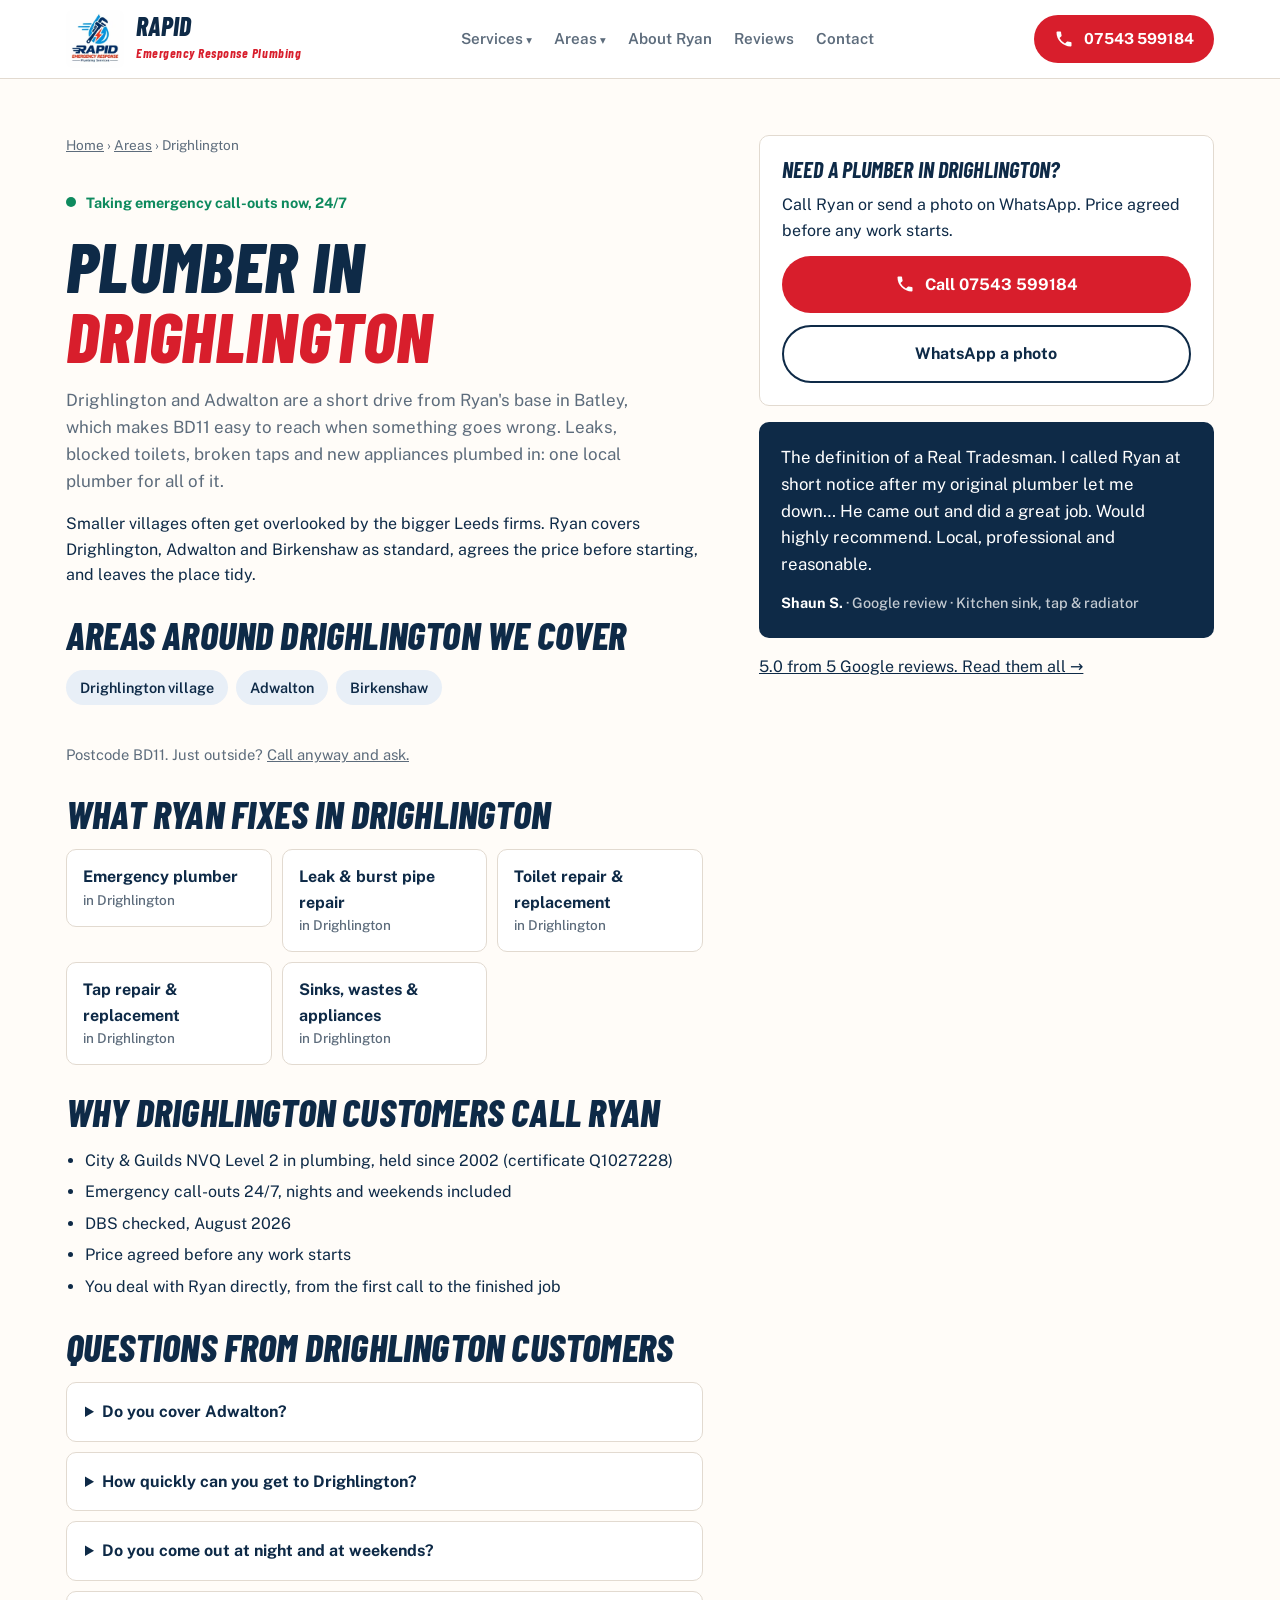
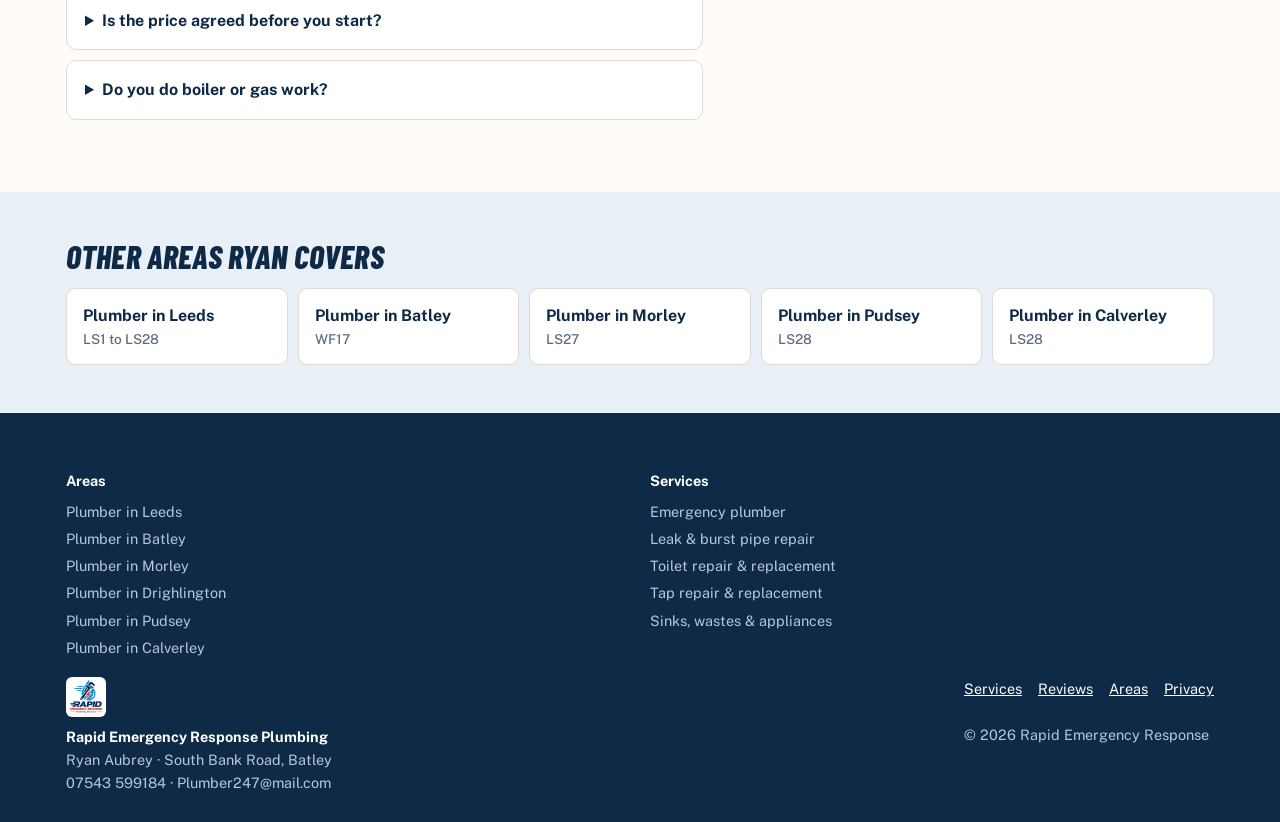
<file: public/plumber-drighlington.html>
<!doctype html>
<html lang="en-GB">
<head>
<meta charset="utf-8">
<meta name="viewport" content="width=device-width,initial-scale=1,viewport-fit=cover">
<title>Plumber in Drighlington BD11 | Rapid Emergency Response</title>
<meta name="description" content="24/7 local plumber in Drighlington, BD11. Ryan Aubrey, City &amp; Guilds qualified and DBS checked, fixes leaks, burst pipes, toilets and taps. Price agreed first. Call 07543 599184.">
<link rel="canonical" href="https://rapidemergencyresponse.co.uk/plumber-drighlington">
<meta name="theme-color" content="#0e2a47">
<meta property="og:title" content="Plumber in Drighlington BD11 | Rapid Emergency Response">
<meta property="og:description" content="24/7 local plumber in Drighlington, BD11. Ryan Aubrey, City &amp; Guilds qualified and DBS checked, fixes leaks, burst pipes, toilets and taps. Price agreed first. Call 07543 599184.">
<meta property="og:type" content="website">
<meta property="og:url" content="https://rapidemergencyresponse.co.uk/plumber-drighlington">
<meta property="og:image" content="https://rapidemergencyresponse.co.uk/img/og.jpg">
<meta property="og:locale" content="en_GB">
<meta property="og:site_name" content="Rapid Emergency Response Plumbing">
<meta name="twitter:card" content="summary_large_image">
<link rel="icon" type="image/png" href="favicon.png">
<link rel="apple-touch-icon" href="apple-touch-icon.png">
<link rel="preconnect" href="https://fonts.googleapis.com">
<link rel="preconnect" href="https://fonts.gstatic.com" crossorigin>
<link rel="stylesheet" href="https://fonts.googleapis.com/css2?family=Barlow+Condensed:ital,wght@1,700;1,800&family=Public+Sans:wght@400;500;600;700&display=swap">
<link rel="stylesheet" href="styles.css">
<script type="application/ld+json">{"@context": "https://schema.org", "@type": "Plumber", "@id": "https://rapidemergencyresponse.co.uk/#business", "name": "Rapid Emergency Response Plumbing", "url": "https://rapidemergencyresponse.co.uk/", "telephone": "+447543599184", "image": "https://rapidemergencyresponse.co.uk/img/og.jpg", "address": {"@type": "PostalAddress", "streetAddress": "South Bank Road", "addressLocality": "Batley", "addressRegion": "West Yorkshire", "postalCode": "WF17", "addressCountry": "GB"}, "areaServed": [{"@type": "Place", "name": "Drighlington"}], "openingHoursSpecification": [{"@type": "OpeningHoursSpecification", "dayOfWeek": ["Monday", "Tuesday", "Wednesday", "Thursday", "Friday", "Saturday", "Sunday"], "opens": "00:00", "closes": "23:59"}], "mainEntityOfPage": "https://rapidemergencyresponse.co.uk/plumber-drighlington"}</script>
<script type="application/ld+json">{"@context": "https://schema.org", "@type": "BreadcrumbList", "itemListElement": [{"@type": "ListItem", "position": 1, "name": "Home", "item": "https://rapidemergencyresponse.co.uk/"}, {"@type": "ListItem", "position": 2, "name": "Plumber in Drighlington", "item": "https://rapidemergencyresponse.co.uk/plumber-drighlington"}]}</script>
</head>
<body>
<header class="top">
  <div class="wrap">
    <a class="brand" href="/">
      <img src="img/logo.webp" alt="Rapid Emergency Response Plumbing logo" width="58" height="58">
      <div><b>Rapid</b><small>Emergency Response Plumbing</small></div>
    </a>
    <nav class="nav" aria-label="Main">
      <div class="dd"><a href="/#services">Services</a><div class="dd-menu"><a href="emergency-plumber">Emergency plumber</a><a href="leak-repair">Leak & burst pipe repair</a><a href="toilet-repair">Toilet repair & replacement</a><a href="tap-repair">Tap repair & replacement</a><a href="sink-plumbing">Sinks, wastes & appliances</a></div></div><div class="dd"><a href="/#areas">Areas</a><div class="dd-menu"><a href="plumber-leeds">Leeds</a><a href="plumber-batley">Batley</a><a href="plumber-morley">Morley</a><a href="plumber-drighlington">Drighlington</a><a href="plumber-pudsey">Pudsey</a><a href="plumber-calverley">Calverley</a></div></div><a href="/#about">About Ryan</a><a href="/#reviews">Reviews</a><a href="/#contact">Contact</a>
    </nav>
    <a class="btn btn-red" href="tel:+447543599184" aria-label="Call 07543 599184"><svg viewBox="0 0 24 24" fill="currentColor" aria-hidden="true"><path d="M6.6 10.8a15.1 15.1 0 0 0 6.6 6.6l2.2-2.2c.3-.3.7-.4 1-.2 1.1.4 2.3.6 3.6.6.6 0 1 .4 1 1V20c0 .6-.4 1-1 1A17 17 0 0 1 3 4c0-.6.4-1 1-1h3.5c.6 0 1 .4 1 1 0 1.3.2 2.5.6 3.6.1.3 0 .7-.2 1z"/></svg><span>07543 599184</span></a>
  </div>
</header>

<main>
  <section class="page-hero">
    <div class="wrap two-col">
      <div class="prose">
        <nav class="crumbs" aria-label="Breadcrumb"><a href="/">Home</a> › <a href="/#areas">Areas</a> › Drighlington</nav>
        <span class="status">Taking emergency call-outs now, 24/7</span>
        <h1>Plumber in <em>Drighlington</em></h1>
        <p class="lede">Drighlington and Adwalton are a short drive from Ryan&#x27;s base in Batley, which makes BD11 easy to reach when something goes wrong. Leaks, blocked toilets, broken taps and new appliances plumbed in: one local plumber for all of it.</p>
        <p>Smaller villages often get overlooked by the bigger Leeds firms. Ryan covers Drighlington, Adwalton and Birkenshaw as standard, agrees the price before starting, and leaves the place tidy.</p>
        <h2>Areas around Drighlington we cover</h2>
        <ul class="chips"><li>Drighlington village</li><li>Adwalton</li><li>Birkenshaw</li></ul>
        <p class="note">Postcode BD11. Just outside? <a href="tel:+447543599184">Call anyway and ask.</a></p>

        
        <h2>What Ryan fixes in Drighlington</h2>
        <ul class="link-grid"><li><a href="emergency-plumber">Emergency plumber<small>in Drighlington</small></a></li><li><a href="leak-repair">Leak & burst pipe repair<small>in Drighlington</small></a></li><li><a href="toilet-repair">Toilet repair & replacement<small>in Drighlington</small></a></li><li><a href="tap-repair">Tap repair & replacement<small>in Drighlington</small></a></li><li><a href="sink-plumbing">Sinks, wastes & appliances<small>in Drighlington</small></a></li></ul>

        <h2>Why Drighlington customers call Ryan</h2>
        <ul>
          <li>City &amp; Guilds NVQ Level 2 in plumbing, held since 2002 (certificate Q1027228)</li>
          <li>Emergency call-outs 24/7, nights and weekends included</li>
          <li>DBS checked, August 2026</li>
          <li>Price agreed before any work starts</li>
          <li>You deal with Ryan directly, from the first call to the finished job</li>
        </ul>

        <h2>Questions from Drighlington customers</h2>
        <div class="faq"><details><summary>Do you cover Adwalton?</summary><p>Yes. Adwalton is part of the Drighlington area Ryan covers as standard.</p></details><details><summary>How quickly can you get to Drighlington?</summary><p>It depends on what Ryan is already working on, so call and he&#x27;ll give you an honest time. Drighlington is a short drive from his base in Batley.</p></details><details><summary>Do you come out at night and at weekends?</summary><p>Yes. Ryan takes emergency call-outs in Drighlington 24 hours a day, 7 days a week.</p></details><details><summary>Is the price agreed before you start?</summary><p>Yes, always. Ryan explains what&#x27;s wrong and agrees the price with you before any work starts.</p></details><details><summary>Do you do boiler or gas work?</summary><p>No. Boilers and gas appliances need a Gas Safe registered engineer.</p></details></div>
      </div>
      <aside class="side">
        <div class="side-card">
          <h3>Need a plumber in Drighlington?</h3>
          <p>Call Ryan or send a photo on WhatsApp. Price agreed before any work starts.</p>
          <a class="btn btn-red" href="tel:+447543599184"><svg viewBox="0 0 24 24" fill="currentColor" aria-hidden="true"><path d="M6.6 10.8a15.1 15.1 0 0 0 6.6 6.6l2.2-2.2c.3-.3.7-.4 1-.2 1.1.4 2.3.6 3.6.6.6 0 1 .4 1 1V20c0 .6-.4 1-1 1A17 17 0 0 1 3 4c0-.6.4-1 1-1h3.5c.6 0 1 .4 1 1 0 1.3.2 2.5.6 3.6.1.3 0 .7-.2 1z"/></svg>Call 07543 599184</a>
          <a class="btn btn-ghost" href="https://wa.me/447543599184?text=Hi%20Ryan%2C%20I%20need%20a%20plumber.%20" target="_blank" rel="noopener">WhatsApp a photo</a>
        </div>
        <figure class="quote"><blockquote>The definition of a Real Tradesman. I called Ryan at short notice after my original plumber let me down… He came out and did a great job. Would highly recommend. Local, professional and reasonable.</blockquote><cite>Shaun S. <span>· Google review · Kitchen sink, tap &amp; radiator</span></cite></figure>
        <p><a href="https://www.google.com/maps?cid=15060057663350423494" target="_blank" rel="noopener">5.0 from 5 Google reviews. Read them all →</a></p>
      </aside>
    </div>
  </section>
  <section class="contact" style="padding-block:48px">
    <div class="wrap">
      <h2 style="font-size:2rem;margin-bottom:16px">Other areas Ryan covers</h2>
      <ul class="link-grid"><li><a href="plumber-leeds">Plumber in Leeds<small>LS1 to LS28</small></a></li><li><a href="plumber-batley">Plumber in Batley<small>WF17</small></a></li><li><a href="plumber-morley">Plumber in Morley<small>LS27</small></a></li><li><a href="plumber-pudsey">Plumber in Pudsey<small>LS28</small></a></li><li><a href="plumber-calverley">Plumber in Calverley<small>LS28</small></a></li></ul>
    </div>
  </section>
</main>
<footer>
  <div class="wrap">
    <nav class="foot-links" aria-label="Areas and services"><div><b>Areas</b><a href="plumber-leeds">Plumber in Leeds</a><a href="plumber-batley">Plumber in Batley</a><a href="plumber-morley">Plumber in Morley</a><a href="plumber-drighlington">Plumber in Drighlington</a><a href="plumber-pudsey">Plumber in Pudsey</a><a href="plumber-calverley">Plumber in Calverley</a></div><div><b>Services</b><a href="emergency-plumber">Emergency plumber</a><a href="leak-repair">Leak & burst pipe repair</a><a href="toilet-repair">Toilet repair & replacement</a><a href="tap-repair">Tap repair & replacement</a><a href="sink-plumbing">Sinks, wastes & appliances</a></div></nav>
    <div><img src="img/logo.webp" alt="" width="40" height="40" style="border-radius:6px;margin-bottom:8px"><b>Rapid Emergency Response Plumbing</b><br>Ryan Aubrey · South Bank Road, Batley<br>07543 599184 · Plumber247@mail.com</div>
    <div><nav aria-label="Footer" style="display:flex;gap:16px"><a href="/#services">Services</a><a href="/#reviews">Reviews</a><a href="/#areas">Areas</a><a href="privacy">Privacy</a></nav><br>© 2026 Rapid Emergency Response</div>
  </div>
</footer>

<div class="callbar">
  <a class="btn btn-red" href="tel:+447543599184">Call now · 24/7</a>
  <a class="btn btn-ghost" href="https://wa.me/447543599184?text=Hi%20Ryan%2C%20I%20need%20a%20plumber.%20" target="_blank" rel="noopener">WhatsApp</a>
</div>
</body>
</html>
</file>
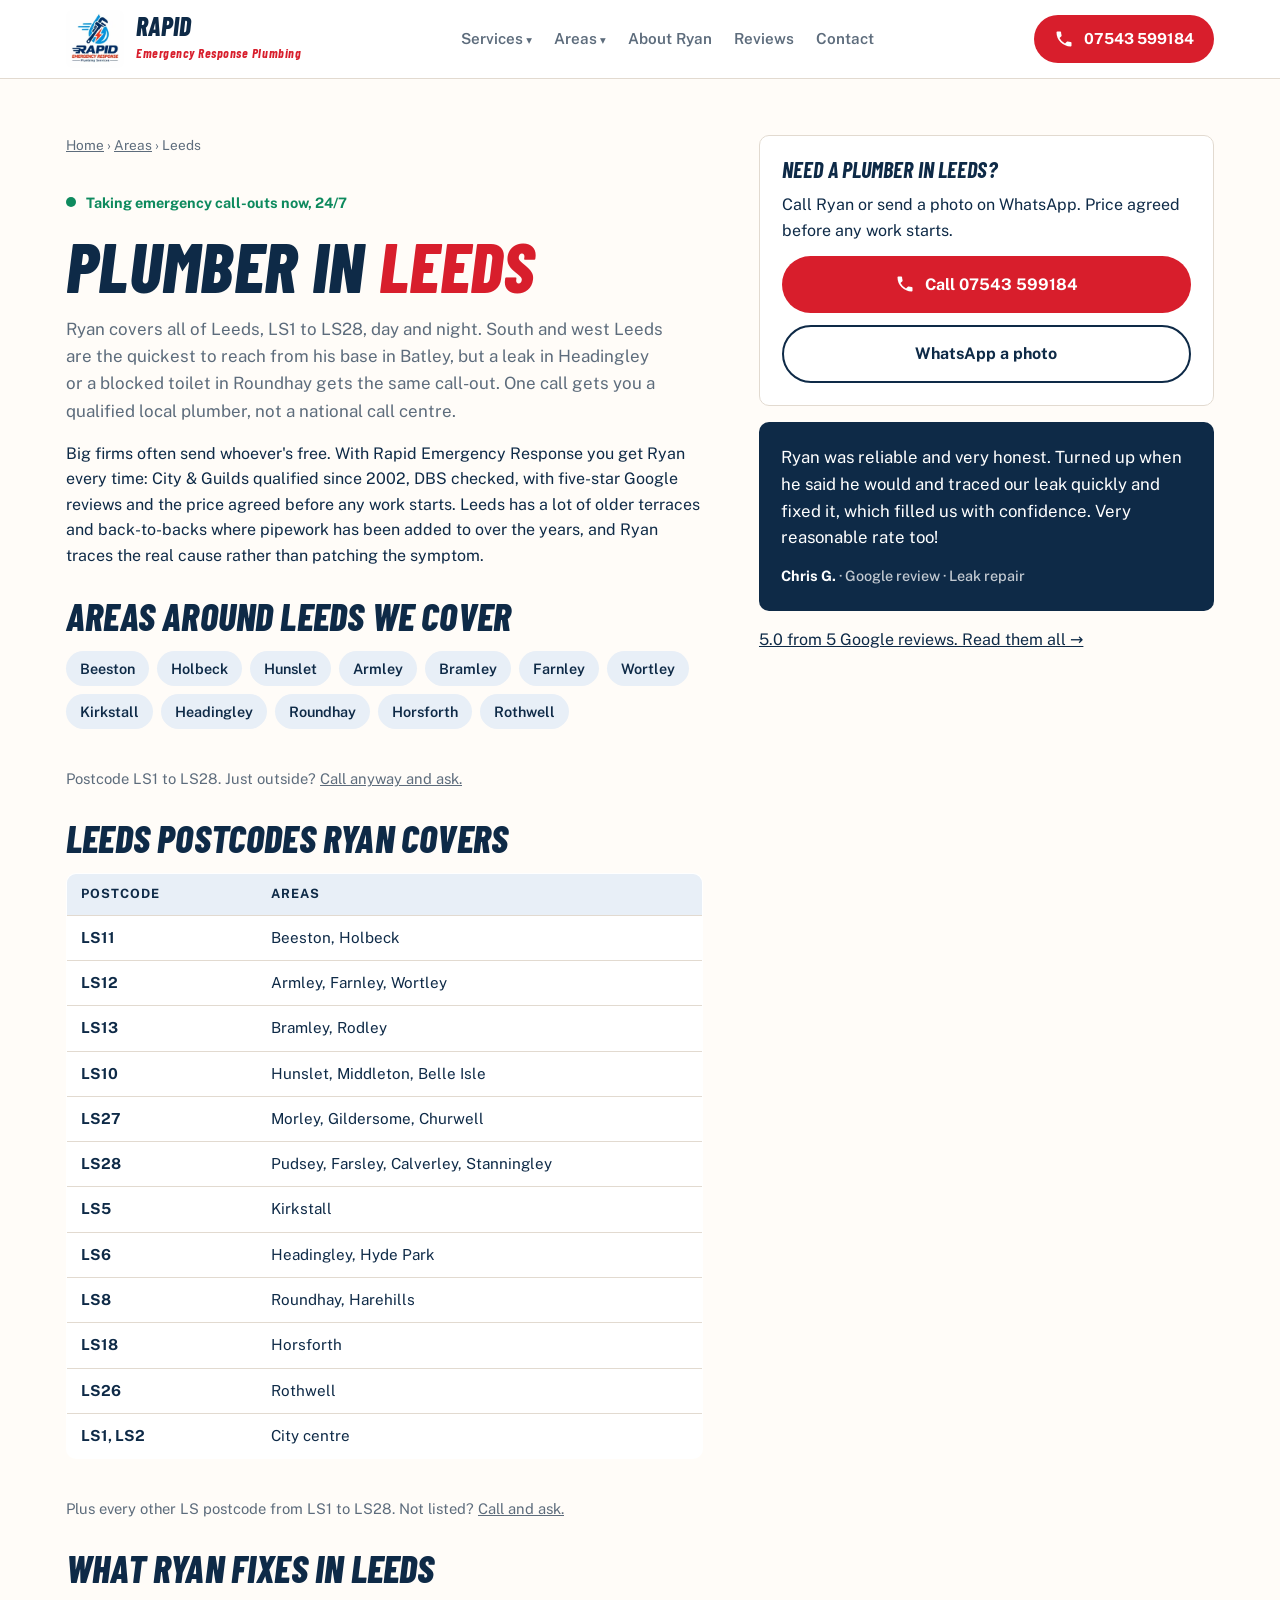
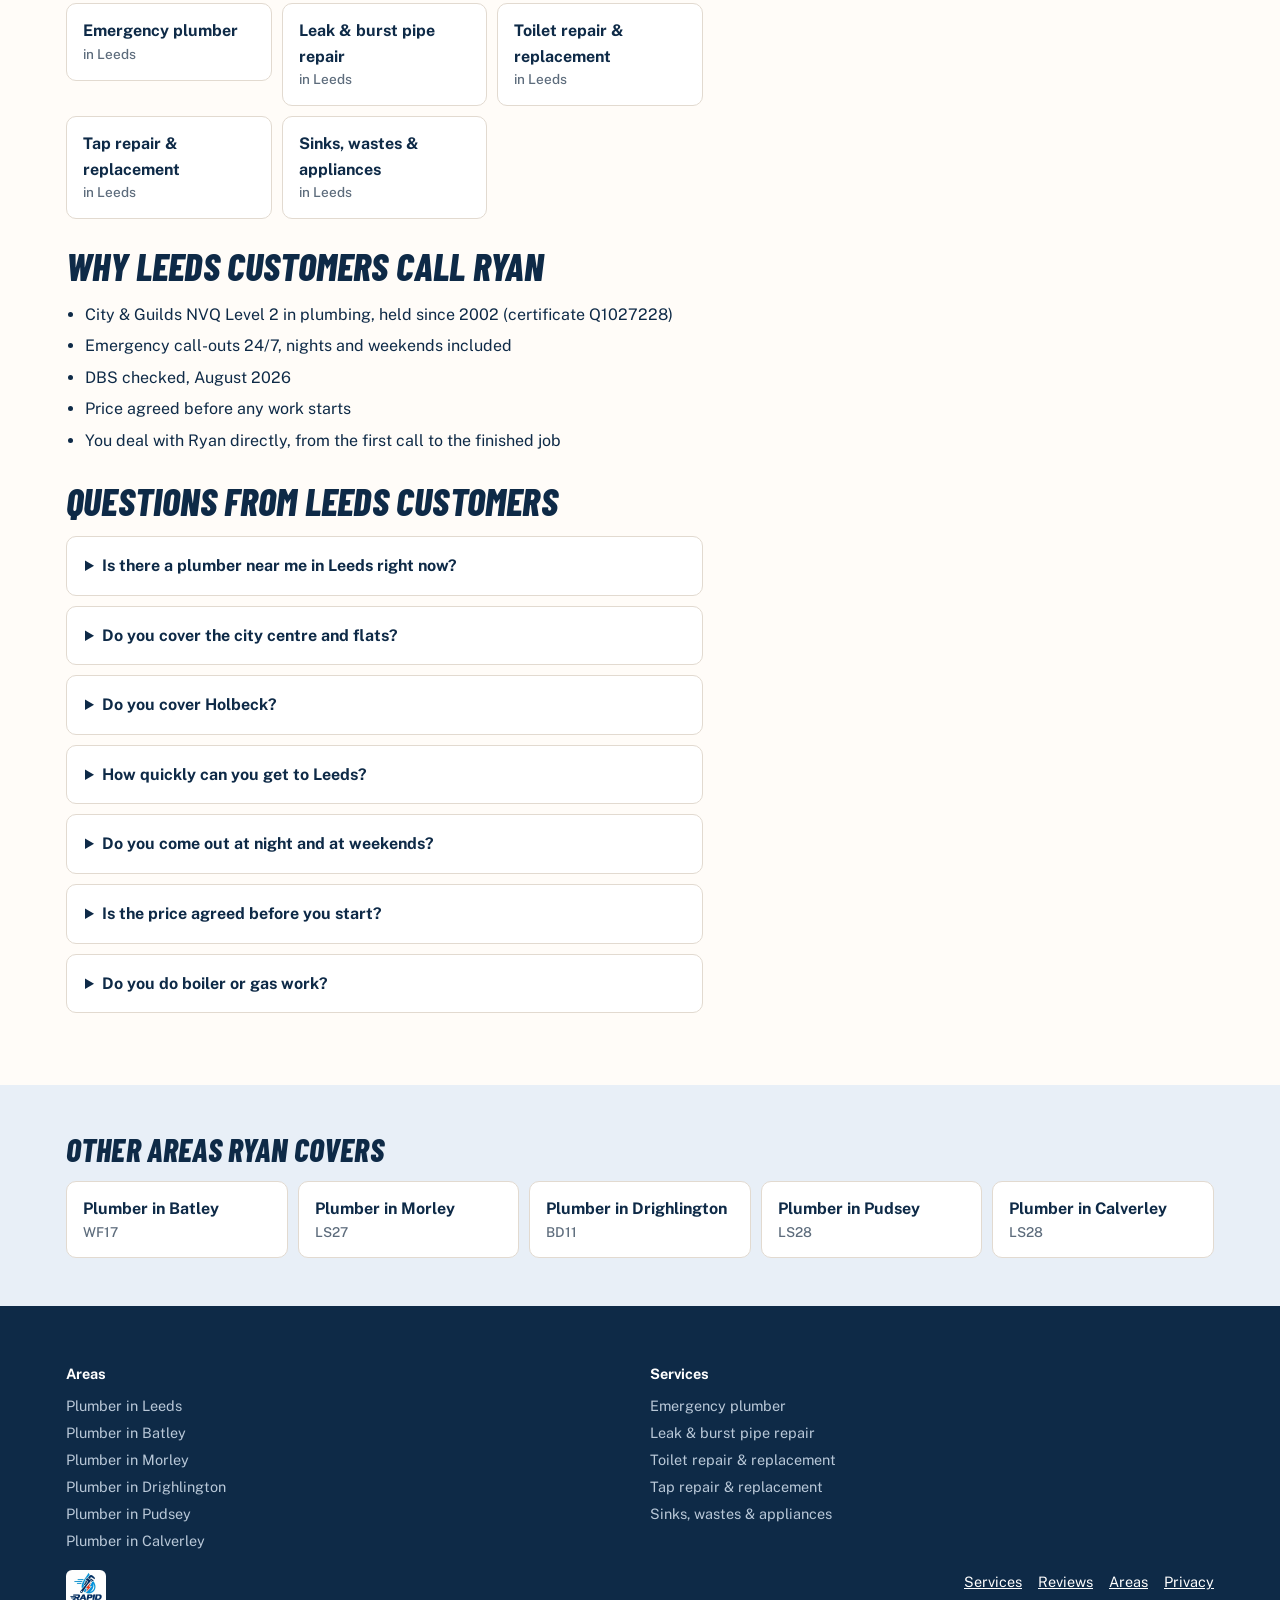
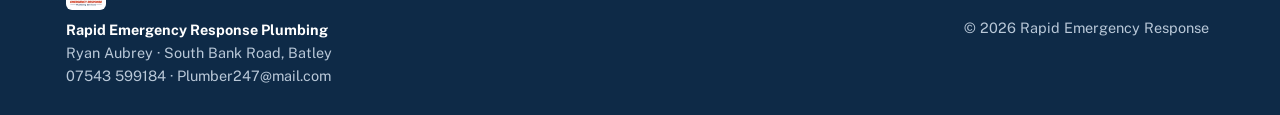
<file: public/plumber-leeds.html>
<!doctype html>
<html lang="en-GB">
<head>
<meta charset="utf-8">
<meta name="viewport" content="width=device-width,initial-scale=1,viewport-fit=cover">
<title>Plumber in Leeds | Rapid Emergency Response</title>
<meta name="description" content="24/7 local plumber in Leeds, LS1 to LS28. Ryan Aubrey, City &amp; Guilds qualified and DBS checked, fixes leaks, burst pipes, toilets and taps. Price agreed first. Call 07543 599184.">
<link rel="canonical" href="https://rapidemergencyresponse.co.uk/plumber-leeds">
<meta name="theme-color" content="#0e2a47">
<meta property="og:title" content="Plumber in Leeds | Rapid Emergency Response">
<meta property="og:description" content="24/7 local plumber in Leeds, LS1 to LS28. Ryan Aubrey, City &amp; Guilds qualified and DBS checked, fixes leaks, burst pipes, toilets and taps. Price agreed first. Call 07543 599184.">
<meta property="og:type" content="website">
<meta property="og:url" content="https://rapidemergencyresponse.co.uk/plumber-leeds">
<meta property="og:image" content="https://rapidemergencyresponse.co.uk/img/og.jpg">
<meta property="og:locale" content="en_GB">
<meta property="og:site_name" content="Rapid Emergency Response Plumbing">
<meta name="twitter:card" content="summary_large_image">
<link rel="icon" type="image/png" href="favicon.png">
<link rel="apple-touch-icon" href="apple-touch-icon.png">
<link rel="preconnect" href="https://fonts.googleapis.com">
<link rel="preconnect" href="https://fonts.gstatic.com" crossorigin>
<link rel="stylesheet" href="https://fonts.googleapis.com/css2?family=Barlow+Condensed:ital,wght@1,700;1,800&family=Public+Sans:wght@400;500;600;700&display=swap">
<link rel="stylesheet" href="styles.css">
<script type="application/ld+json">{"@context": "https://schema.org", "@type": "Plumber", "@id": "https://rapidemergencyresponse.co.uk/#business", "name": "Rapid Emergency Response Plumbing", "url": "https://rapidemergencyresponse.co.uk/", "telephone": "+447543599184", "image": "https://rapidemergencyresponse.co.uk/img/og.jpg", "address": {"@type": "PostalAddress", "streetAddress": "South Bank Road", "addressLocality": "Batley", "addressRegion": "West Yorkshire", "postalCode": "WF17", "addressCountry": "GB"}, "areaServed": [{"@type": "Place", "name": "Leeds"}], "openingHoursSpecification": [{"@type": "OpeningHoursSpecification", "dayOfWeek": ["Monday", "Tuesday", "Wednesday", "Thursday", "Friday", "Saturday", "Sunday"], "opens": "00:00", "closes": "23:59"}], "mainEntityOfPage": "https://rapidemergencyresponse.co.uk/plumber-leeds"}</script>
<script type="application/ld+json">{"@context": "https://schema.org", "@type": "BreadcrumbList", "itemListElement": [{"@type": "ListItem", "position": 1, "name": "Home", "item": "https://rapidemergencyresponse.co.uk/"}, {"@type": "ListItem", "position": 2, "name": "Plumber in Leeds", "item": "https://rapidemergencyresponse.co.uk/plumber-leeds"}]}</script>
</head>
<body>
<header class="top">
  <div class="wrap">
    <a class="brand" href="/">
      <img src="img/logo.webp" alt="Rapid Emergency Response Plumbing logo" width="58" height="58">
      <div><b>Rapid</b><small>Emergency Response Plumbing</small></div>
    </a>
    <nav class="nav" aria-label="Main">
      <div class="dd"><a href="/#services">Services</a><div class="dd-menu"><a href="emergency-plumber">Emergency plumber</a><a href="leak-repair">Leak & burst pipe repair</a><a href="toilet-repair">Toilet repair & replacement</a><a href="tap-repair">Tap repair & replacement</a><a href="sink-plumbing">Sinks, wastes & appliances</a></div></div><div class="dd"><a href="/#areas">Areas</a><div class="dd-menu"><a href="plumber-leeds">Leeds</a><a href="plumber-batley">Batley</a><a href="plumber-morley">Morley</a><a href="plumber-drighlington">Drighlington</a><a href="plumber-pudsey">Pudsey</a><a href="plumber-calverley">Calverley</a></div></div><a href="/#about">About Ryan</a><a href="/#reviews">Reviews</a><a href="/#contact">Contact</a>
    </nav>
    <a class="btn btn-red" href="tel:+447543599184" aria-label="Call 07543 599184"><svg viewBox="0 0 24 24" fill="currentColor" aria-hidden="true"><path d="M6.6 10.8a15.1 15.1 0 0 0 6.6 6.6l2.2-2.2c.3-.3.7-.4 1-.2 1.1.4 2.3.6 3.6.6.6 0 1 .4 1 1V20c0 .6-.4 1-1 1A17 17 0 0 1 3 4c0-.6.4-1 1-1h3.5c.6 0 1 .4 1 1 0 1.3.2 2.5.6 3.6.1.3 0 .7-.2 1z"/></svg><span>07543 599184</span></a>
  </div>
</header>

<main>
  <section class="page-hero">
    <div class="wrap two-col">
      <div class="prose">
        <nav class="crumbs" aria-label="Breadcrumb"><a href="/">Home</a> › <a href="/#areas">Areas</a> › Leeds</nav>
        <span class="status">Taking emergency call-outs now, 24/7</span>
        <h1>Plumber in <em>Leeds</em></h1>
        <p class="lede">Ryan covers all of Leeds, LS1 to LS28, day and night. South and west Leeds are the quickest to reach from his base in Batley, but a leak in Headingley or a blocked toilet in Roundhay gets the same call-out. One call gets you a qualified local plumber, not a national call centre.</p>
        <p>Big firms often send whoever&#x27;s free. With Rapid Emergency Response you get Ryan every time: City &amp; Guilds qualified since 2002, DBS checked, with five-star Google reviews and the price agreed before any work starts. Leeds has a lot of older terraces and back-to-backs where pipework has been added to over the years, and Ryan traces the real cause rather than patching the symptom.</p>
        <h2>Areas around Leeds we cover</h2>
        <ul class="chips"><li>Beeston</li><li>Holbeck</li><li>Hunslet</li><li>Armley</li><li>Bramley</li><li>Farnley</li><li>Wortley</li><li>Kirkstall</li><li>Headingley</li><li>Roundhay</li><li>Horsforth</li><li>Rothwell</li></ul>
        <p class="note">Postcode LS1 to LS28. Just outside? <a href="tel:+447543599184">Call anyway and ask.</a></p>

        <h2>Leeds postcodes Ryan covers</h2>
        <table class="pc-table"><thead><tr><th>Postcode</th><th>Areas</th></tr></thead><tbody><tr><th scope="row">LS11</th><td>Beeston, Holbeck</td></tr><tr><th scope="row">LS12</th><td>Armley, Farnley, Wortley</td></tr><tr><th scope="row">LS13</th><td>Bramley, Rodley</td></tr><tr><th scope="row">LS10</th><td>Hunslet, Middleton, Belle Isle</td></tr><tr><th scope="row">LS27</th><td>Morley, Gildersome, Churwell</td></tr><tr><th scope="row">LS28</th><td>Pudsey, Farsley, Calverley, Stanningley</td></tr><tr><th scope="row">LS5</th><td>Kirkstall</td></tr><tr><th scope="row">LS6</th><td>Headingley, Hyde Park</td></tr><tr><th scope="row">LS8</th><td>Roundhay, Harehills</td></tr><tr><th scope="row">LS18</th><td>Horsforth</td></tr><tr><th scope="row">LS26</th><td>Rothwell</td></tr><tr><th scope="row">LS1, LS2</th><td>City centre</td></tr></tbody></table>
        <p class="note">Plus every other LS postcode from LS1 to LS28. Not listed? <a href="tel:+447543599184">Call and ask.</a></p>
        <h2>What Ryan fixes in Leeds</h2>
        <ul class="link-grid"><li><a href="emergency-plumber">Emergency plumber<small>in Leeds</small></a></li><li><a href="leak-repair">Leak & burst pipe repair<small>in Leeds</small></a></li><li><a href="toilet-repair">Toilet repair & replacement<small>in Leeds</small></a></li><li><a href="tap-repair">Tap repair & replacement<small>in Leeds</small></a></li><li><a href="sink-plumbing">Sinks, wastes & appliances<small>in Leeds</small></a></li></ul>

        <h2>Why Leeds customers call Ryan</h2>
        <ul>
          <li>City &amp; Guilds NVQ Level 2 in plumbing, held since 2002 (certificate Q1027228)</li>
          <li>Emergency call-outs 24/7, nights and weekends included</li>
          <li>DBS checked, August 2026</li>
          <li>Price agreed before any work starts</li>
          <li>You deal with Ryan directly, from the first call to the finished job</li>
        </ul>

        <h2>Questions from Leeds customers</h2>
        <div class="faq"><details><summary>Is there a plumber near me in Leeds right now?</summary><p>If you&#x27;re anywhere in LS1 to LS28, yes. Ryan takes emergency call-outs across Leeds 24/7. Call 07543 599184 and he&#x27;ll tell you honestly how soon he can be there.</p></details><details><summary>Do you cover the city centre and flats?</summary><p>Yes, including flats and rented properties. Landlords and letting agents can call too.</p></details><details><summary>Do you cover Holbeck?</summary><p>Yes. Holbeck is part of the Leeds area Ryan covers as standard.</p></details><details><summary>How quickly can you get to Leeds?</summary><p>It depends on what Ryan is already working on, so call and he&#x27;ll give you an honest time. Leeds is a short drive from his base in Batley.</p></details><details><summary>Do you come out at night and at weekends?</summary><p>Yes. Ryan takes emergency call-outs in Leeds 24 hours a day, 7 days a week.</p></details><details><summary>Is the price agreed before you start?</summary><p>Yes, always. Ryan explains what&#x27;s wrong and agrees the price with you before any work starts.</p></details><details><summary>Do you do boiler or gas work?</summary><p>No. Boilers and gas appliances need a Gas Safe registered engineer.</p></details></div>
      </div>
      <aside class="side">
        <div class="side-card">
          <h3>Need a plumber in Leeds?</h3>
          <p>Call Ryan or send a photo on WhatsApp. Price agreed before any work starts.</p>
          <a class="btn btn-red" href="tel:+447543599184"><svg viewBox="0 0 24 24" fill="currentColor" aria-hidden="true"><path d="M6.6 10.8a15.1 15.1 0 0 0 6.6 6.6l2.2-2.2c.3-.3.7-.4 1-.2 1.1.4 2.3.6 3.6.6.6 0 1 .4 1 1V20c0 .6-.4 1-1 1A17 17 0 0 1 3 4c0-.6.4-1 1-1h3.5c.6 0 1 .4 1 1 0 1.3.2 2.5.6 3.6.1.3 0 .7-.2 1z"/></svg>Call 07543 599184</a>
          <a class="btn btn-ghost" href="https://wa.me/447543599184?text=Hi%20Ryan%2C%20I%20need%20a%20plumber.%20" target="_blank" rel="noopener">WhatsApp a photo</a>
        </div>
        <figure class="quote"><blockquote>Ryan was reliable and very honest. Turned up when he said he would and traced our leak quickly and fixed it, which filled us with confidence. Very reasonable rate too!</blockquote><cite>Chris G. <span>· Google review · Leak repair</span></cite></figure>
        <p><a href="https://www.google.com/maps?cid=15060057663350423494" target="_blank" rel="noopener">5.0 from 5 Google reviews. Read them all →</a></p>
      </aside>
    </div>
  </section>
  <section class="contact" style="padding-block:48px">
    <div class="wrap">
      <h2 style="font-size:2rem;margin-bottom:16px">Other areas Ryan covers</h2>
      <ul class="link-grid"><li><a href="plumber-batley">Plumber in Batley<small>WF17</small></a></li><li><a href="plumber-morley">Plumber in Morley<small>LS27</small></a></li><li><a href="plumber-drighlington">Plumber in Drighlington<small>BD11</small></a></li><li><a href="plumber-pudsey">Plumber in Pudsey<small>LS28</small></a></li><li><a href="plumber-calverley">Plumber in Calverley<small>LS28</small></a></li></ul>
    </div>
  </section>
</main>
<footer>
  <div class="wrap">
    <nav class="foot-links" aria-label="Areas and services"><div><b>Areas</b><a href="plumber-leeds">Plumber in Leeds</a><a href="plumber-batley">Plumber in Batley</a><a href="plumber-morley">Plumber in Morley</a><a href="plumber-drighlington">Plumber in Drighlington</a><a href="plumber-pudsey">Plumber in Pudsey</a><a href="plumber-calverley">Plumber in Calverley</a></div><div><b>Services</b><a href="emergency-plumber">Emergency plumber</a><a href="leak-repair">Leak & burst pipe repair</a><a href="toilet-repair">Toilet repair & replacement</a><a href="tap-repair">Tap repair & replacement</a><a href="sink-plumbing">Sinks, wastes & appliances</a></div></nav>
    <div><img src="img/logo.webp" alt="" width="40" height="40" style="border-radius:6px;margin-bottom:8px"><b>Rapid Emergency Response Plumbing</b><br>Ryan Aubrey · South Bank Road, Batley<br>07543 599184 · Plumber247@mail.com</div>
    <div><nav aria-label="Footer" style="display:flex;gap:16px"><a href="/#services">Services</a><a href="/#reviews">Reviews</a><a href="/#areas">Areas</a><a href="privacy">Privacy</a></nav><br>© 2026 Rapid Emergency Response</div>
  </div>
</footer>

<div class="callbar">
  <a class="btn btn-red" href="tel:+447543599184">Call now · 24/7</a>
  <a class="btn btn-ghost" href="https://wa.me/447543599184?text=Hi%20Ryan%2C%20I%20need%20a%20plumber.%20" target="_blank" rel="noopener">WhatsApp</a>
</div>
</body>
</html>
</file>
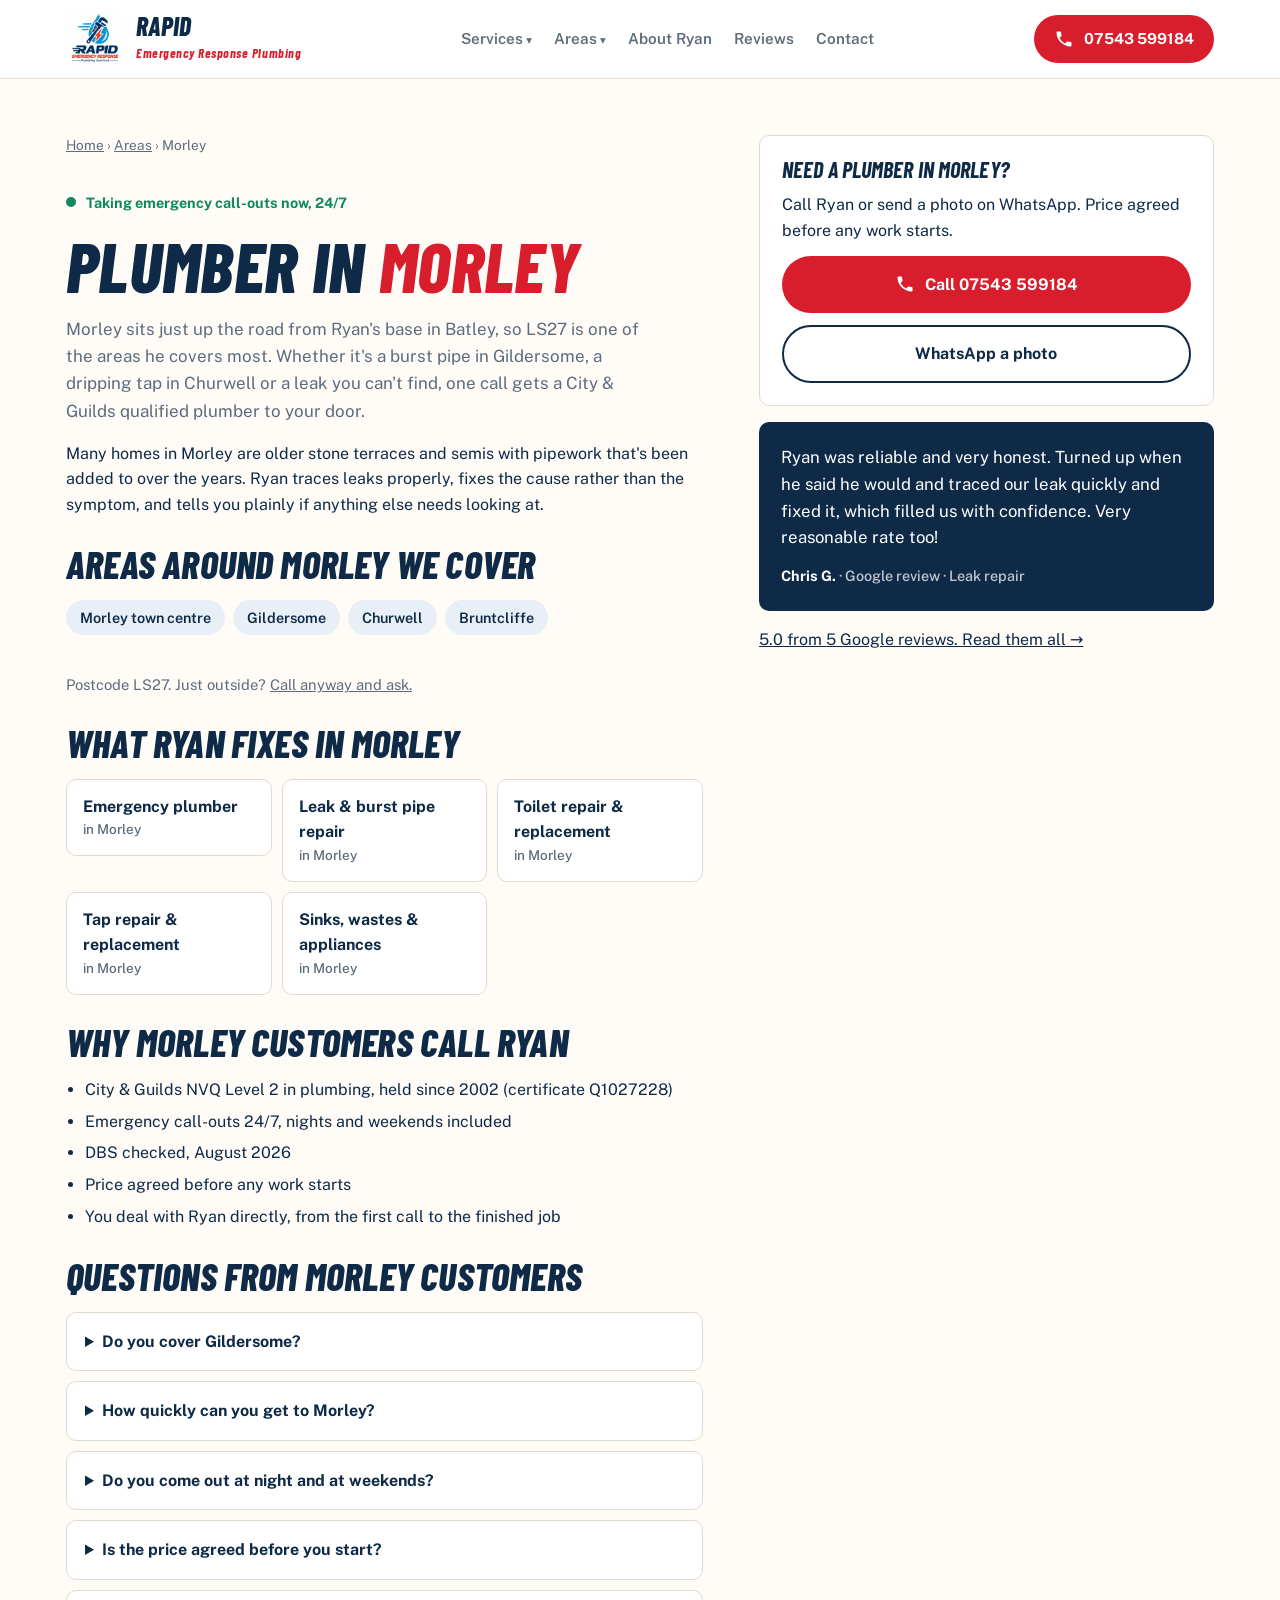
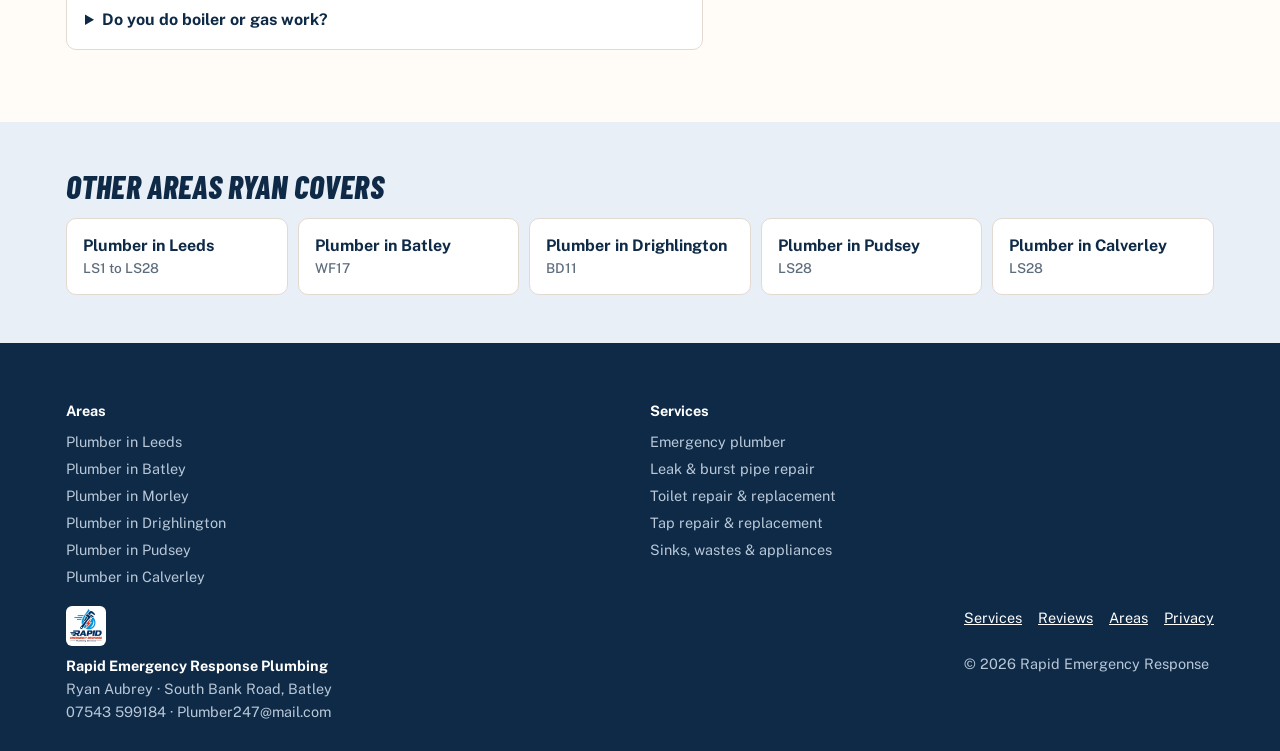
<file: public/plumber-morley.html>
<!doctype html>
<html lang="en-GB">
<head>
<meta charset="utf-8">
<meta name="viewport" content="width=device-width,initial-scale=1,viewport-fit=cover">
<title>Plumber in Morley LS27 | Rapid Emergency Response</title>
<meta name="description" content="24/7 local plumber in Morley, LS27. Ryan Aubrey, City &amp; Guilds qualified and DBS checked, fixes leaks, burst pipes, toilets and taps. Price agreed first. Call 07543 599184.">
<link rel="canonical" href="https://rapidemergencyresponse.co.uk/plumber-morley">
<meta name="theme-color" content="#0e2a47">
<meta property="og:title" content="Plumber in Morley LS27 | Rapid Emergency Response">
<meta property="og:description" content="24/7 local plumber in Morley, LS27. Ryan Aubrey, City &amp; Guilds qualified and DBS checked, fixes leaks, burst pipes, toilets and taps. Price agreed first. Call 07543 599184.">
<meta property="og:type" content="website">
<meta property="og:url" content="https://rapidemergencyresponse.co.uk/plumber-morley">
<meta property="og:image" content="https://rapidemergencyresponse.co.uk/img/og.jpg">
<meta property="og:locale" content="en_GB">
<meta property="og:site_name" content="Rapid Emergency Response Plumbing">
<meta name="twitter:card" content="summary_large_image">
<link rel="icon" type="image/png" href="favicon.png">
<link rel="apple-touch-icon" href="apple-touch-icon.png">
<link rel="preconnect" href="https://fonts.googleapis.com">
<link rel="preconnect" href="https://fonts.gstatic.com" crossorigin>
<link rel="stylesheet" href="https://fonts.googleapis.com/css2?family=Barlow+Condensed:ital,wght@1,700;1,800&family=Public+Sans:wght@400;500;600;700&display=swap">
<link rel="stylesheet" href="styles.css">
<script type="application/ld+json">{"@context": "https://schema.org", "@type": "Plumber", "@id": "https://rapidemergencyresponse.co.uk/#business", "name": "Rapid Emergency Response Plumbing", "url": "https://rapidemergencyresponse.co.uk/", "telephone": "+447543599184", "image": "https://rapidemergencyresponse.co.uk/img/og.jpg", "address": {"@type": "PostalAddress", "streetAddress": "South Bank Road", "addressLocality": "Batley", "addressRegion": "West Yorkshire", "postalCode": "WF17", "addressCountry": "GB"}, "areaServed": [{"@type": "Place", "name": "Morley"}], "openingHoursSpecification": [{"@type": "OpeningHoursSpecification", "dayOfWeek": ["Monday", "Tuesday", "Wednesday", "Thursday", "Friday", "Saturday", "Sunday"], "opens": "00:00", "closes": "23:59"}], "mainEntityOfPage": "https://rapidemergencyresponse.co.uk/plumber-morley"}</script>
<script type="application/ld+json">{"@context": "https://schema.org", "@type": "BreadcrumbList", "itemListElement": [{"@type": "ListItem", "position": 1, "name": "Home", "item": "https://rapidemergencyresponse.co.uk/"}, {"@type": "ListItem", "position": 2, "name": "Plumber in Morley", "item": "https://rapidemergencyresponse.co.uk/plumber-morley"}]}</script>
</head>
<body>
<header class="top">
  <div class="wrap">
    <a class="brand" href="/">
      <img src="img/logo.webp" alt="Rapid Emergency Response Plumbing logo" width="58" height="58">
      <div><b>Rapid</b><small>Emergency Response Plumbing</small></div>
    </a>
    <nav class="nav" aria-label="Main">
      <div class="dd"><a href="/#services">Services</a><div class="dd-menu"><a href="emergency-plumber">Emergency plumber</a><a href="leak-repair">Leak & burst pipe repair</a><a href="toilet-repair">Toilet repair & replacement</a><a href="tap-repair">Tap repair & replacement</a><a href="sink-plumbing">Sinks, wastes & appliances</a></div></div><div class="dd"><a href="/#areas">Areas</a><div class="dd-menu"><a href="plumber-leeds">Leeds</a><a href="plumber-batley">Batley</a><a href="plumber-morley">Morley</a><a href="plumber-drighlington">Drighlington</a><a href="plumber-pudsey">Pudsey</a><a href="plumber-calverley">Calverley</a></div></div><a href="/#about">About Ryan</a><a href="/#reviews">Reviews</a><a href="/#contact">Contact</a>
    </nav>
    <a class="btn btn-red" href="tel:+447543599184" aria-label="Call 07543 599184"><svg viewBox="0 0 24 24" fill="currentColor" aria-hidden="true"><path d="M6.6 10.8a15.1 15.1 0 0 0 6.6 6.6l2.2-2.2c.3-.3.7-.4 1-.2 1.1.4 2.3.6 3.6.6.6 0 1 .4 1 1V20c0 .6-.4 1-1 1A17 17 0 0 1 3 4c0-.6.4-1 1-1h3.5c.6 0 1 .4 1 1 0 1.3.2 2.5.6 3.6.1.3 0 .7-.2 1z"/></svg><span>07543 599184</span></a>
  </div>
</header>

<main>
  <section class="page-hero">
    <div class="wrap two-col">
      <div class="prose">
        <nav class="crumbs" aria-label="Breadcrumb"><a href="/">Home</a> › <a href="/#areas">Areas</a> › Morley</nav>
        <span class="status">Taking emergency call-outs now, 24/7</span>
        <h1>Plumber in <em>Morley</em></h1>
        <p class="lede">Morley sits just up the road from Ryan&#x27;s base in Batley, so LS27 is one of the areas he covers most. Whether it&#x27;s a burst pipe in Gildersome, a dripping tap in Churwell or a leak you can&#x27;t find, one call gets a City &amp; Guilds qualified plumber to your door.</p>
        <p>Many homes in Morley are older stone terraces and semis with pipework that&#x27;s been added to over the years. Ryan traces leaks properly, fixes the cause rather than the symptom, and tells you plainly if anything else needs looking at.</p>
        <h2>Areas around Morley we cover</h2>
        <ul class="chips"><li>Morley town centre</li><li>Gildersome</li><li>Churwell</li><li>Bruntcliffe</li></ul>
        <p class="note">Postcode LS27. Just outside? <a href="tel:+447543599184">Call anyway and ask.</a></p>

        
        <h2>What Ryan fixes in Morley</h2>
        <ul class="link-grid"><li><a href="emergency-plumber">Emergency plumber<small>in Morley</small></a></li><li><a href="leak-repair">Leak & burst pipe repair<small>in Morley</small></a></li><li><a href="toilet-repair">Toilet repair & replacement<small>in Morley</small></a></li><li><a href="tap-repair">Tap repair & replacement<small>in Morley</small></a></li><li><a href="sink-plumbing">Sinks, wastes & appliances<small>in Morley</small></a></li></ul>

        <h2>Why Morley customers call Ryan</h2>
        <ul>
          <li>City &amp; Guilds NVQ Level 2 in plumbing, held since 2002 (certificate Q1027228)</li>
          <li>Emergency call-outs 24/7, nights and weekends included</li>
          <li>DBS checked, August 2026</li>
          <li>Price agreed before any work starts</li>
          <li>You deal with Ryan directly, from the first call to the finished job</li>
        </ul>

        <h2>Questions from Morley customers</h2>
        <div class="faq"><details><summary>Do you cover Gildersome?</summary><p>Yes. Gildersome is part of the Morley area Ryan covers as standard.</p></details><details><summary>How quickly can you get to Morley?</summary><p>It depends on what Ryan is already working on, so call and he&#x27;ll give you an honest time. Morley is a short drive from his base in Batley.</p></details><details><summary>Do you come out at night and at weekends?</summary><p>Yes. Ryan takes emergency call-outs in Morley 24 hours a day, 7 days a week.</p></details><details><summary>Is the price agreed before you start?</summary><p>Yes, always. Ryan explains what&#x27;s wrong and agrees the price with you before any work starts.</p></details><details><summary>Do you do boiler or gas work?</summary><p>No. Boilers and gas appliances need a Gas Safe registered engineer.</p></details></div>
      </div>
      <aside class="side">
        <div class="side-card">
          <h3>Need a plumber in Morley?</h3>
          <p>Call Ryan or send a photo on WhatsApp. Price agreed before any work starts.</p>
          <a class="btn btn-red" href="tel:+447543599184"><svg viewBox="0 0 24 24" fill="currentColor" aria-hidden="true"><path d="M6.6 10.8a15.1 15.1 0 0 0 6.6 6.6l2.2-2.2c.3-.3.7-.4 1-.2 1.1.4 2.3.6 3.6.6.6 0 1 .4 1 1V20c0 .6-.4 1-1 1A17 17 0 0 1 3 4c0-.6.4-1 1-1h3.5c.6 0 1 .4 1 1 0 1.3.2 2.5.6 3.6.1.3 0 .7-.2 1z"/></svg>Call 07543 599184</a>
          <a class="btn btn-ghost" href="https://wa.me/447543599184?text=Hi%20Ryan%2C%20I%20need%20a%20plumber.%20" target="_blank" rel="noopener">WhatsApp a photo</a>
        </div>
        <figure class="quote"><blockquote>Ryan was reliable and very honest. Turned up when he said he would and traced our leak quickly and fixed it, which filled us with confidence. Very reasonable rate too!</blockquote><cite>Chris G. <span>· Google review · Leak repair</span></cite></figure>
        <p><a href="https://www.google.com/maps?cid=15060057663350423494" target="_blank" rel="noopener">5.0 from 5 Google reviews. Read them all →</a></p>
      </aside>
    </div>
  </section>
  <section class="contact" style="padding-block:48px">
    <div class="wrap">
      <h2 style="font-size:2rem;margin-bottom:16px">Other areas Ryan covers</h2>
      <ul class="link-grid"><li><a href="plumber-leeds">Plumber in Leeds<small>LS1 to LS28</small></a></li><li><a href="plumber-batley">Plumber in Batley<small>WF17</small></a></li><li><a href="plumber-drighlington">Plumber in Drighlington<small>BD11</small></a></li><li><a href="plumber-pudsey">Plumber in Pudsey<small>LS28</small></a></li><li><a href="plumber-calverley">Plumber in Calverley<small>LS28</small></a></li></ul>
    </div>
  </section>
</main>
<footer>
  <div class="wrap">
    <nav class="foot-links" aria-label="Areas and services"><div><b>Areas</b><a href="plumber-leeds">Plumber in Leeds</a><a href="plumber-batley">Plumber in Batley</a><a href="plumber-morley">Plumber in Morley</a><a href="plumber-drighlington">Plumber in Drighlington</a><a href="plumber-pudsey">Plumber in Pudsey</a><a href="plumber-calverley">Plumber in Calverley</a></div><div><b>Services</b><a href="emergency-plumber">Emergency plumber</a><a href="leak-repair">Leak & burst pipe repair</a><a href="toilet-repair">Toilet repair & replacement</a><a href="tap-repair">Tap repair & replacement</a><a href="sink-plumbing">Sinks, wastes & appliances</a></div></nav>
    <div><img src="img/logo.webp" alt="" width="40" height="40" style="border-radius:6px;margin-bottom:8px"><b>Rapid Emergency Response Plumbing</b><br>Ryan Aubrey · South Bank Road, Batley<br>07543 599184 · Plumber247@mail.com</div>
    <div><nav aria-label="Footer" style="display:flex;gap:16px"><a href="/#services">Services</a><a href="/#reviews">Reviews</a><a href="/#areas">Areas</a><a href="privacy">Privacy</a></nav><br>© 2026 Rapid Emergency Response</div>
  </div>
</footer>

<div class="callbar">
  <a class="btn btn-red" href="tel:+447543599184">Call now · 24/7</a>
  <a class="btn btn-ghost" href="https://wa.me/447543599184?text=Hi%20Ryan%2C%20I%20need%20a%20plumber.%20" target="_blank" rel="noopener">WhatsApp</a>
</div>
</body>
</html>
</file>
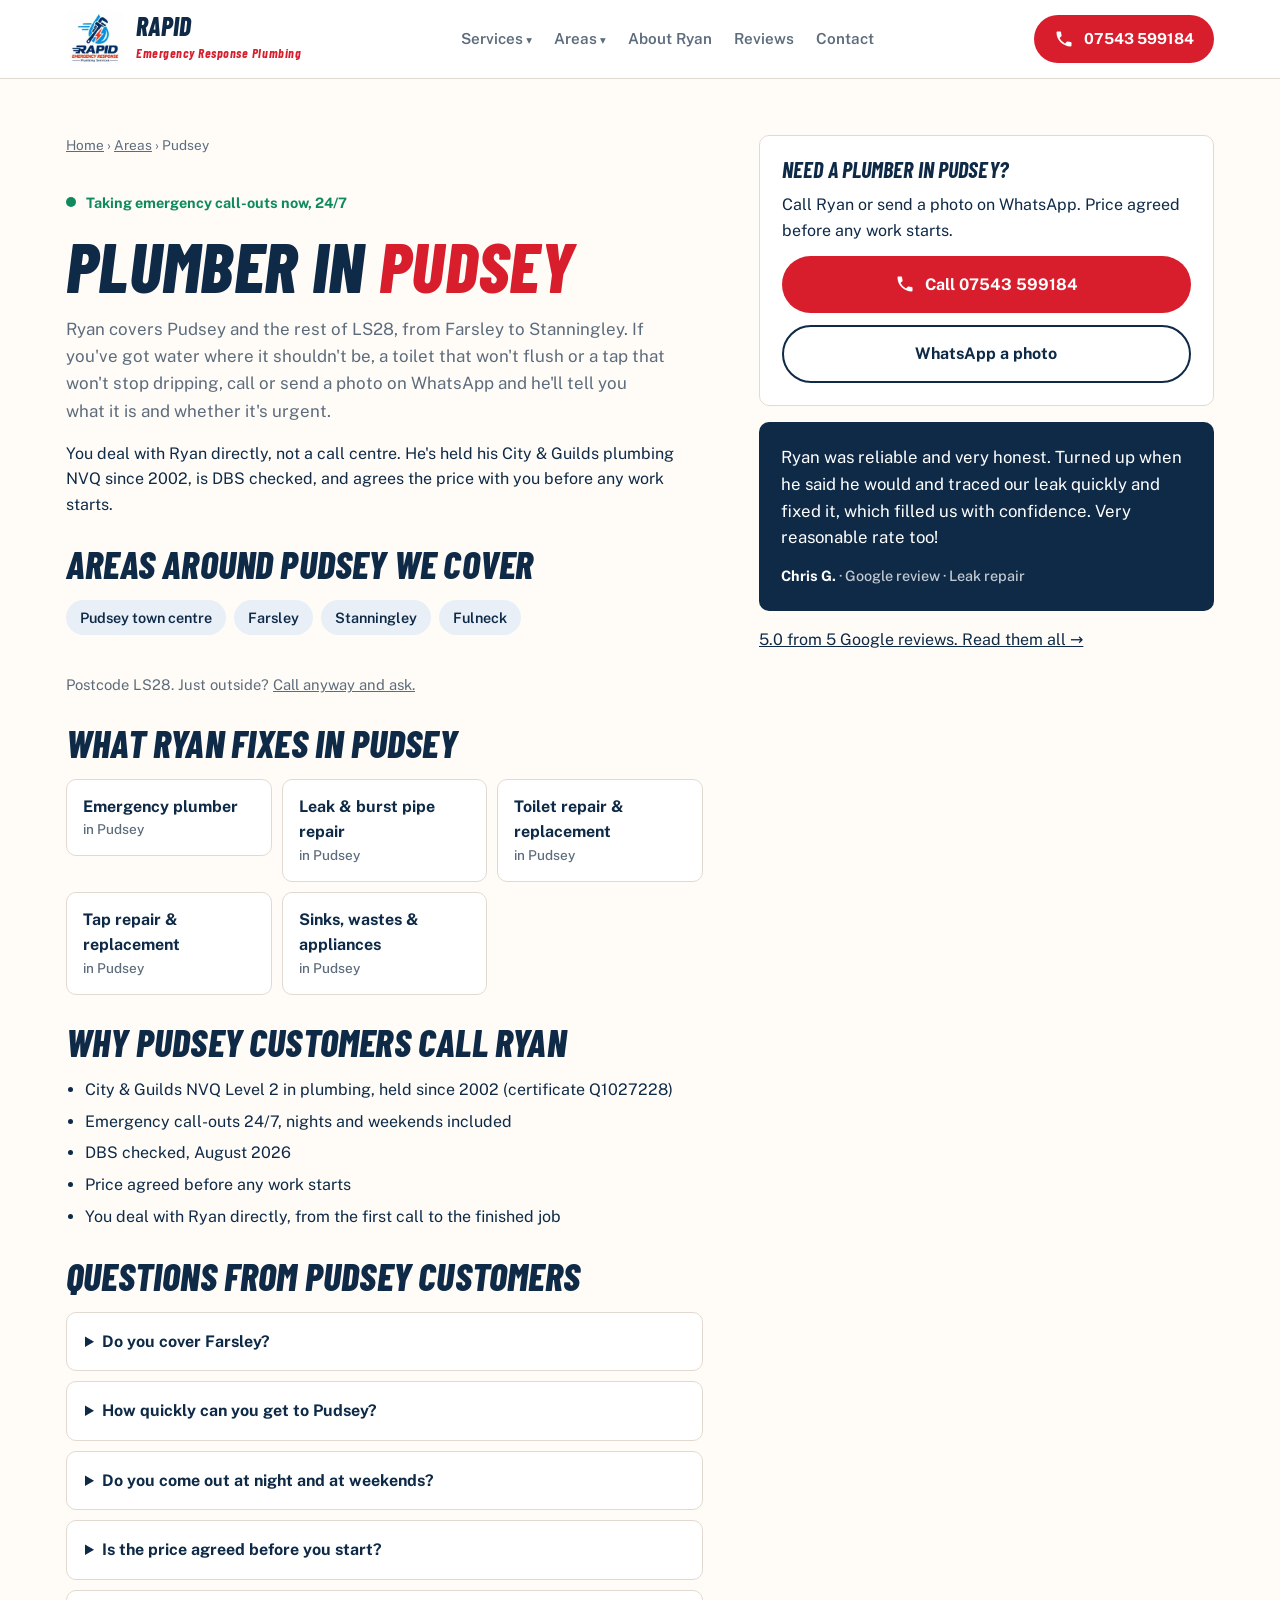
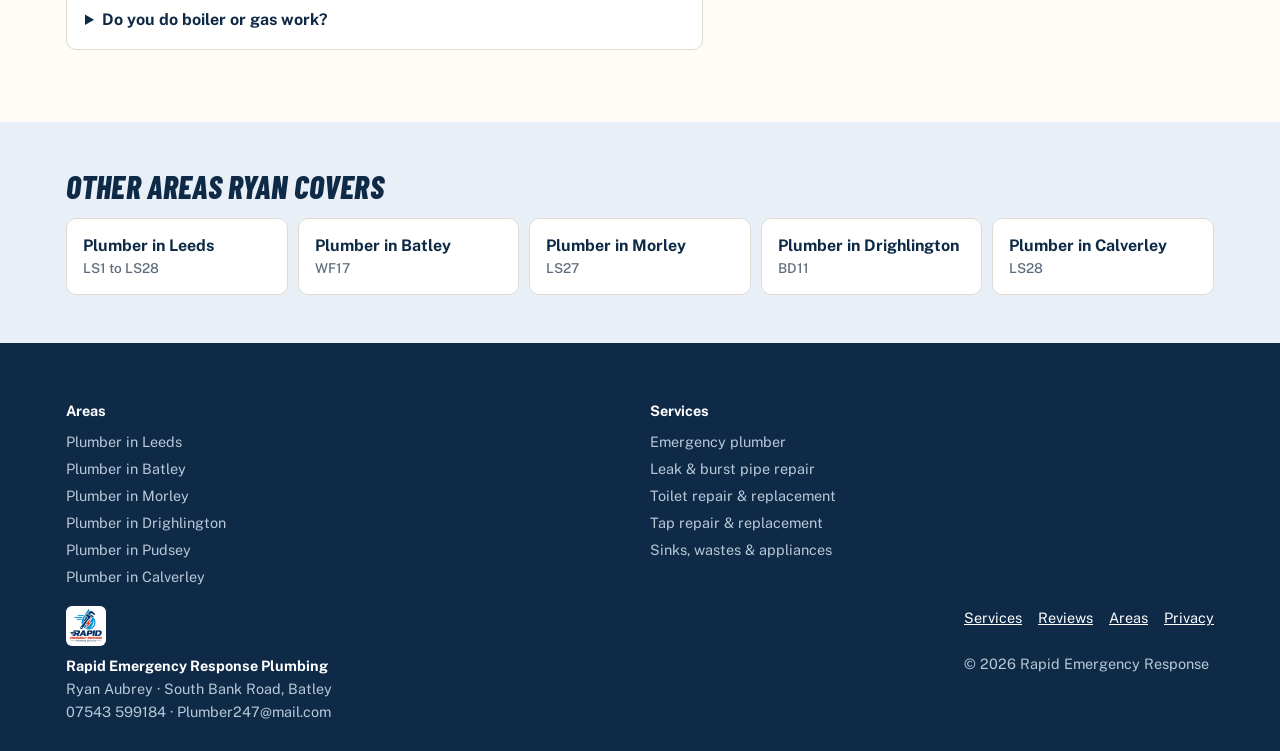
<file: public/plumber-pudsey.html>
<!doctype html>
<html lang="en-GB">
<head>
<meta charset="utf-8">
<meta name="viewport" content="width=device-width,initial-scale=1,viewport-fit=cover">
<title>Plumber in Pudsey LS28 | Rapid Emergency Response</title>
<meta name="description" content="24/7 local plumber in Pudsey, LS28. Ryan Aubrey, City &amp; Guilds qualified and DBS checked, fixes leaks, burst pipes, toilets and taps. Price agreed first. Call 07543 599184.">
<link rel="canonical" href="https://rapidemergencyresponse.co.uk/plumber-pudsey">
<meta name="theme-color" content="#0e2a47">
<meta property="og:title" content="Plumber in Pudsey LS28 | Rapid Emergency Response">
<meta property="og:description" content="24/7 local plumber in Pudsey, LS28. Ryan Aubrey, City &amp; Guilds qualified and DBS checked, fixes leaks, burst pipes, toilets and taps. Price agreed first. Call 07543 599184.">
<meta property="og:type" content="website">
<meta property="og:url" content="https://rapidemergencyresponse.co.uk/plumber-pudsey">
<meta property="og:image" content="https://rapidemergencyresponse.co.uk/img/og.jpg">
<meta property="og:locale" content="en_GB">
<meta property="og:site_name" content="Rapid Emergency Response Plumbing">
<meta name="twitter:card" content="summary_large_image">
<link rel="icon" type="image/png" href="favicon.png">
<link rel="apple-touch-icon" href="apple-touch-icon.png">
<link rel="preconnect" href="https://fonts.googleapis.com">
<link rel="preconnect" href="https://fonts.gstatic.com" crossorigin>
<link rel="stylesheet" href="https://fonts.googleapis.com/css2?family=Barlow+Condensed:ital,wght@1,700;1,800&family=Public+Sans:wght@400;500;600;700&display=swap">
<link rel="stylesheet" href="styles.css">
<script type="application/ld+json">{"@context": "https://schema.org", "@type": "Plumber", "@id": "https://rapidemergencyresponse.co.uk/#business", "name": "Rapid Emergency Response Plumbing", "url": "https://rapidemergencyresponse.co.uk/", "telephone": "+447543599184", "image": "https://rapidemergencyresponse.co.uk/img/og.jpg", "address": {"@type": "PostalAddress", "streetAddress": "South Bank Road", "addressLocality": "Batley", "addressRegion": "West Yorkshire", "postalCode": "WF17", "addressCountry": "GB"}, "areaServed": [{"@type": "Place", "name": "Pudsey"}], "openingHoursSpecification": [{"@type": "OpeningHoursSpecification", "dayOfWeek": ["Monday", "Tuesday", "Wednesday", "Thursday", "Friday", "Saturday", "Sunday"], "opens": "00:00", "closes": "23:59"}], "mainEntityOfPage": "https://rapidemergencyresponse.co.uk/plumber-pudsey"}</script>
<script type="application/ld+json">{"@context": "https://schema.org", "@type": "BreadcrumbList", "itemListElement": [{"@type": "ListItem", "position": 1, "name": "Home", "item": "https://rapidemergencyresponse.co.uk/"}, {"@type": "ListItem", "position": 2, "name": "Plumber in Pudsey", "item": "https://rapidemergencyresponse.co.uk/plumber-pudsey"}]}</script>
</head>
<body>
<header class="top">
  <div class="wrap">
    <a class="brand" href="/">
      <img src="img/logo.webp" alt="Rapid Emergency Response Plumbing logo" width="58" height="58">
      <div><b>Rapid</b><small>Emergency Response Plumbing</small></div>
    </a>
    <nav class="nav" aria-label="Main">
      <div class="dd"><a href="/#services">Services</a><div class="dd-menu"><a href="emergency-plumber">Emergency plumber</a><a href="leak-repair">Leak & burst pipe repair</a><a href="toilet-repair">Toilet repair & replacement</a><a href="tap-repair">Tap repair & replacement</a><a href="sink-plumbing">Sinks, wastes & appliances</a></div></div><div class="dd"><a href="/#areas">Areas</a><div class="dd-menu"><a href="plumber-leeds">Leeds</a><a href="plumber-batley">Batley</a><a href="plumber-morley">Morley</a><a href="plumber-drighlington">Drighlington</a><a href="plumber-pudsey">Pudsey</a><a href="plumber-calverley">Calverley</a></div></div><a href="/#about">About Ryan</a><a href="/#reviews">Reviews</a><a href="/#contact">Contact</a>
    </nav>
    <a class="btn btn-red" href="tel:+447543599184" aria-label="Call 07543 599184"><svg viewBox="0 0 24 24" fill="currentColor" aria-hidden="true"><path d="M6.6 10.8a15.1 15.1 0 0 0 6.6 6.6l2.2-2.2c.3-.3.7-.4 1-.2 1.1.4 2.3.6 3.6.6.6 0 1 .4 1 1V20c0 .6-.4 1-1 1A17 17 0 0 1 3 4c0-.6.4-1 1-1h3.5c.6 0 1 .4 1 1 0 1.3.2 2.5.6 3.6.1.3 0 .7-.2 1z"/></svg><span>07543 599184</span></a>
  </div>
</header>

<main>
  <section class="page-hero">
    <div class="wrap two-col">
      <div class="prose">
        <nav class="crumbs" aria-label="Breadcrumb"><a href="/">Home</a> › <a href="/#areas">Areas</a> › Pudsey</nav>
        <span class="status">Taking emergency call-outs now, 24/7</span>
        <h1>Plumber in <em>Pudsey</em></h1>
        <p class="lede">Ryan covers Pudsey and the rest of LS28, from Farsley to Stanningley. If you&#x27;ve got water where it shouldn&#x27;t be, a toilet that won&#x27;t flush or a tap that won&#x27;t stop dripping, call or send a photo on WhatsApp and he&#x27;ll tell you what it is and whether it&#x27;s urgent.</p>
        <p>You deal with Ryan directly, not a call centre. He&#x27;s held his City &amp; Guilds plumbing NVQ since 2002, is DBS checked, and agrees the price with you before any work starts.</p>
        <h2>Areas around Pudsey we cover</h2>
        <ul class="chips"><li>Pudsey town centre</li><li>Farsley</li><li>Stanningley</li><li>Fulneck</li></ul>
        <p class="note">Postcode LS28. Just outside? <a href="tel:+447543599184">Call anyway and ask.</a></p>

        
        <h2>What Ryan fixes in Pudsey</h2>
        <ul class="link-grid"><li><a href="emergency-plumber">Emergency plumber<small>in Pudsey</small></a></li><li><a href="leak-repair">Leak & burst pipe repair<small>in Pudsey</small></a></li><li><a href="toilet-repair">Toilet repair & replacement<small>in Pudsey</small></a></li><li><a href="tap-repair">Tap repair & replacement<small>in Pudsey</small></a></li><li><a href="sink-plumbing">Sinks, wastes & appliances<small>in Pudsey</small></a></li></ul>

        <h2>Why Pudsey customers call Ryan</h2>
        <ul>
          <li>City &amp; Guilds NVQ Level 2 in plumbing, held since 2002 (certificate Q1027228)</li>
          <li>Emergency call-outs 24/7, nights and weekends included</li>
          <li>DBS checked, August 2026</li>
          <li>Price agreed before any work starts</li>
          <li>You deal with Ryan directly, from the first call to the finished job</li>
        </ul>

        <h2>Questions from Pudsey customers</h2>
        <div class="faq"><details><summary>Do you cover Farsley?</summary><p>Yes. Farsley is part of the Pudsey area Ryan covers as standard.</p></details><details><summary>How quickly can you get to Pudsey?</summary><p>It depends on what Ryan is already working on, so call and he&#x27;ll give you an honest time. Pudsey is a short drive from his base in Batley.</p></details><details><summary>Do you come out at night and at weekends?</summary><p>Yes. Ryan takes emergency call-outs in Pudsey 24 hours a day, 7 days a week.</p></details><details><summary>Is the price agreed before you start?</summary><p>Yes, always. Ryan explains what&#x27;s wrong and agrees the price with you before any work starts.</p></details><details><summary>Do you do boiler or gas work?</summary><p>No. Boilers and gas appliances need a Gas Safe registered engineer.</p></details></div>
      </div>
      <aside class="side">
        <div class="side-card">
          <h3>Need a plumber in Pudsey?</h3>
          <p>Call Ryan or send a photo on WhatsApp. Price agreed before any work starts.</p>
          <a class="btn btn-red" href="tel:+447543599184"><svg viewBox="0 0 24 24" fill="currentColor" aria-hidden="true"><path d="M6.6 10.8a15.1 15.1 0 0 0 6.6 6.6l2.2-2.2c.3-.3.7-.4 1-.2 1.1.4 2.3.6 3.6.6.6 0 1 .4 1 1V20c0 .6-.4 1-1 1A17 17 0 0 1 3 4c0-.6.4-1 1-1h3.5c.6 0 1 .4 1 1 0 1.3.2 2.5.6 3.6.1.3 0 .7-.2 1z"/></svg>Call 07543 599184</a>
          <a class="btn btn-ghost" href="https://wa.me/447543599184?text=Hi%20Ryan%2C%20I%20need%20a%20plumber.%20" target="_blank" rel="noopener">WhatsApp a photo</a>
        </div>
        <figure class="quote"><blockquote>Ryan was reliable and very honest. Turned up when he said he would and traced our leak quickly and fixed it, which filled us with confidence. Very reasonable rate too!</blockquote><cite>Chris G. <span>· Google review · Leak repair</span></cite></figure>
        <p><a href="https://www.google.com/maps?cid=15060057663350423494" target="_blank" rel="noopener">5.0 from 5 Google reviews. Read them all →</a></p>
      </aside>
    </div>
  </section>
  <section class="contact" style="padding-block:48px">
    <div class="wrap">
      <h2 style="font-size:2rem;margin-bottom:16px">Other areas Ryan covers</h2>
      <ul class="link-grid"><li><a href="plumber-leeds">Plumber in Leeds<small>LS1 to LS28</small></a></li><li><a href="plumber-batley">Plumber in Batley<small>WF17</small></a></li><li><a href="plumber-morley">Plumber in Morley<small>LS27</small></a></li><li><a href="plumber-drighlington">Plumber in Drighlington<small>BD11</small></a></li><li><a href="plumber-calverley">Plumber in Calverley<small>LS28</small></a></li></ul>
    </div>
  </section>
</main>
<footer>
  <div class="wrap">
    <nav class="foot-links" aria-label="Areas and services"><div><b>Areas</b><a href="plumber-leeds">Plumber in Leeds</a><a href="plumber-batley">Plumber in Batley</a><a href="plumber-morley">Plumber in Morley</a><a href="plumber-drighlington">Plumber in Drighlington</a><a href="plumber-pudsey">Plumber in Pudsey</a><a href="plumber-calverley">Plumber in Calverley</a></div><div><b>Services</b><a href="emergency-plumber">Emergency plumber</a><a href="leak-repair">Leak & burst pipe repair</a><a href="toilet-repair">Toilet repair & replacement</a><a href="tap-repair">Tap repair & replacement</a><a href="sink-plumbing">Sinks, wastes & appliances</a></div></nav>
    <div><img src="img/logo.webp" alt="" width="40" height="40" style="border-radius:6px;margin-bottom:8px"><b>Rapid Emergency Response Plumbing</b><br>Ryan Aubrey · South Bank Road, Batley<br>07543 599184 · Plumber247@mail.com</div>
    <div><nav aria-label="Footer" style="display:flex;gap:16px"><a href="/#services">Services</a><a href="/#reviews">Reviews</a><a href="/#areas">Areas</a><a href="privacy">Privacy</a></nav><br>© 2026 Rapid Emergency Response</div>
  </div>
</footer>

<div class="callbar">
  <a class="btn btn-red" href="tel:+447543599184">Call now · 24/7</a>
  <a class="btn btn-ghost" href="https://wa.me/447543599184?text=Hi%20Ryan%2C%20I%20need%20a%20plumber.%20" target="_blank" rel="noopener">WhatsApp</a>
</div>
</body>
</html>
</file>
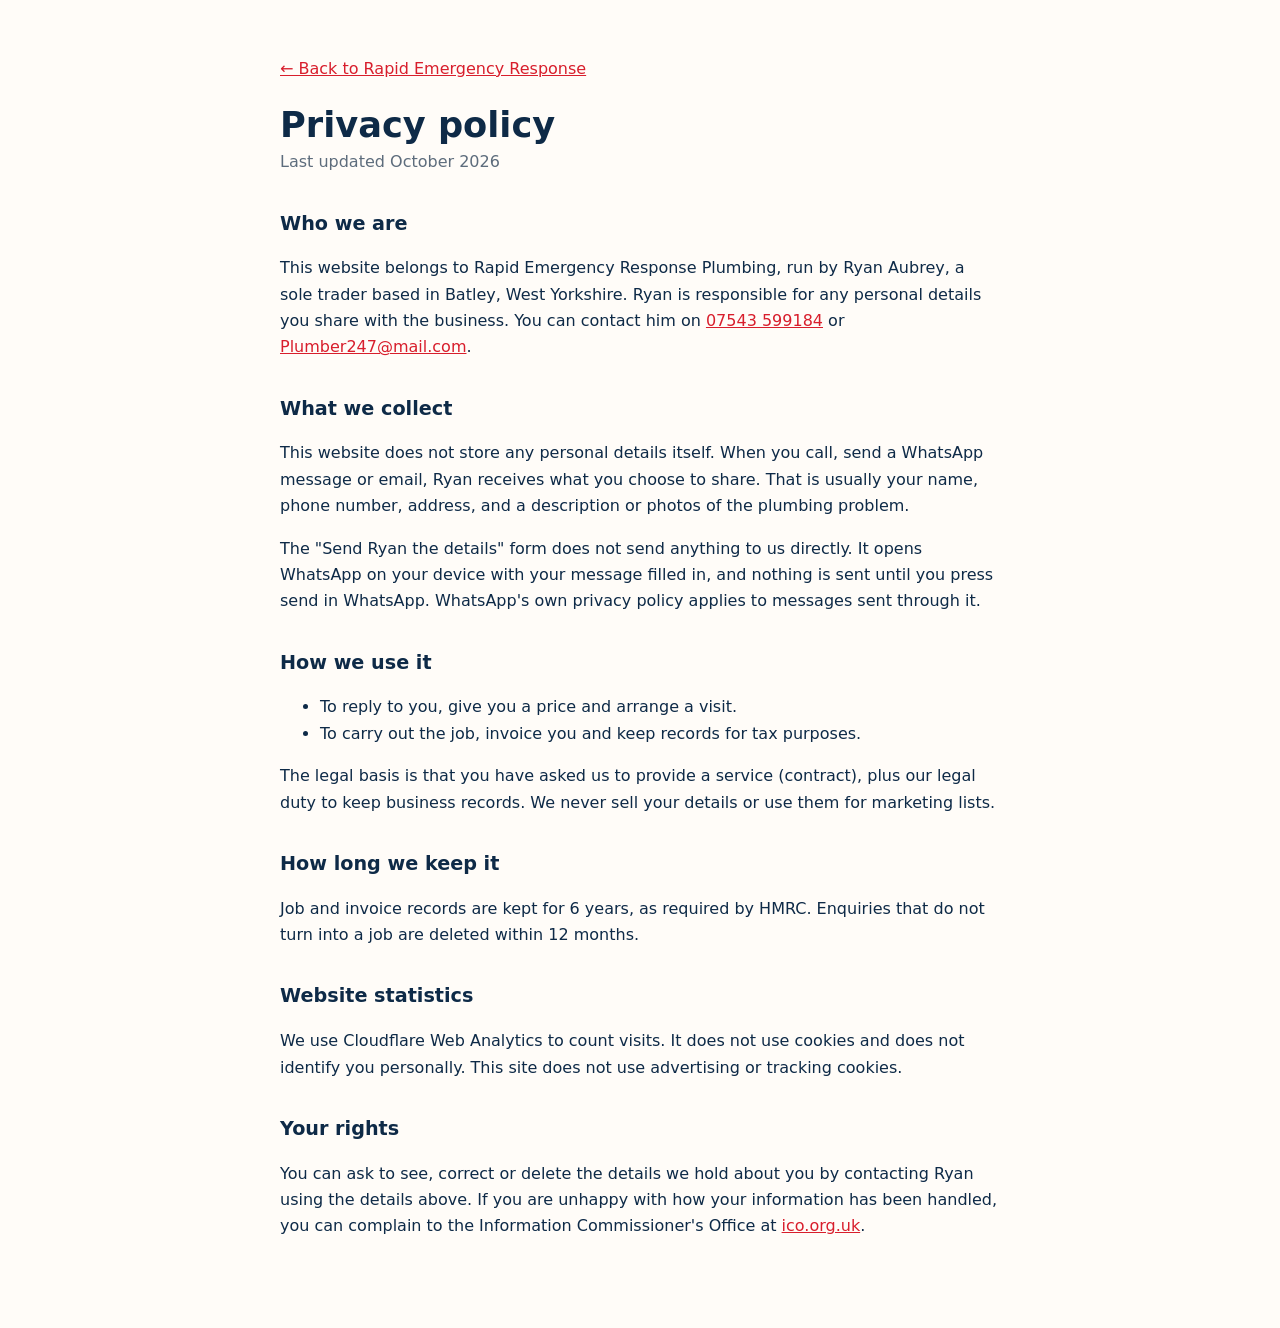
<file: public/privacy.html>
<!doctype html>
<html lang="en-GB">
<head>
<meta charset="utf-8">
<meta name="viewport" content="width=device-width,initial-scale=1">
<title>Privacy policy | Rapid Emergency Response Plumbing</title>
<meta name="description" content="How Rapid Emergency Response Plumbing uses the details you share when you call, WhatsApp or email.">
<link rel="canonical" href="https://rapidemergencyresponse.co.uk/privacy">
<link rel="icon" type="image/png" href="favicon.png">
<style>
:root{--ink:#0e2a47;--muted:#5d6c7c;--bg:#fffcf8;--red:#d81e2c}
@media (prefers-color-scheme:dark){:root{--ink:#e8eff7;--muted:#8fa0b3;--bg:#111a26;--red:#ef3b48}}
body{margin:0;background:var(--bg);color:var(--ink);font:16px/1.65 "Public Sans",ui-sans-serif,system-ui,-apple-system,"Segoe UI",sans-serif}
main{max-width:720px;margin:0 auto;padding:40px 16px 72px}
a{color:var(--red)}
h1{font-size:2.2rem;line-height:1.1;margin:24px 0 4px}
h2{font-size:1.2rem;margin:32px 0 8px}
.updated{color:var(--muted);margin:0}
</style>
</head>
<body>
<main>
<p><a href="/">← Back to Rapid Emergency Response</a></p>
<h1>Privacy policy</h1>
<p class="updated">Last updated October 2026</p>

<h2>Who we are</h2>
<p>This website belongs to Rapid Emergency Response Plumbing, run by Ryan Aubrey, a sole trader based in Batley, West Yorkshire. Ryan is responsible for any personal details you share with the business. You can contact him on <a href="tel:+447543599184">07543 599184</a> or <a href="mailto:Plumber247@mail.com">Plumber247@mail.com</a>.</p>

<h2>What we collect</h2>
<p>This website does not store any personal details itself. When you call, send a WhatsApp message or email, Ryan receives what you choose to share. That is usually your name, phone number, address, and a description or photos of the plumbing problem.</p>
<p>The "Send Ryan the details" form does not send anything to us directly. It opens WhatsApp on your device with your message filled in, and nothing is sent until you press send in WhatsApp. WhatsApp's own privacy policy applies to messages sent through it.</p>

<h2>How we use it</h2>
<ul>
<li>To reply to you, give you a price and arrange a visit.</li>
<li>To carry out the job, invoice you and keep records for tax purposes.</li>
</ul>
<p>The legal basis is that you have asked us to provide a service (contract), plus our legal duty to keep business records. We never sell your details or use them for marketing lists.</p>

<h2>How long we keep it</h2>
<p>Job and invoice records are kept for 6 years, as required by HMRC. Enquiries that do not turn into a job are deleted within 12 months.</p>

<h2>Website statistics</h2>
<p>We use Cloudflare Web Analytics to count visits. It does not use cookies and does not identify you personally. This site does not use advertising or tracking cookies.</p>

<h2>Your rights</h2>
<p>You can ask to see, correct or delete the details we hold about you by contacting Ryan using the details above. If you are unhappy with how your information has been handled, you can complain to the Information Commissioner's Office at <a href="https://ico.org.uk">ico.org.uk</a>.</p>
</main>
</body>
</html>
</file>
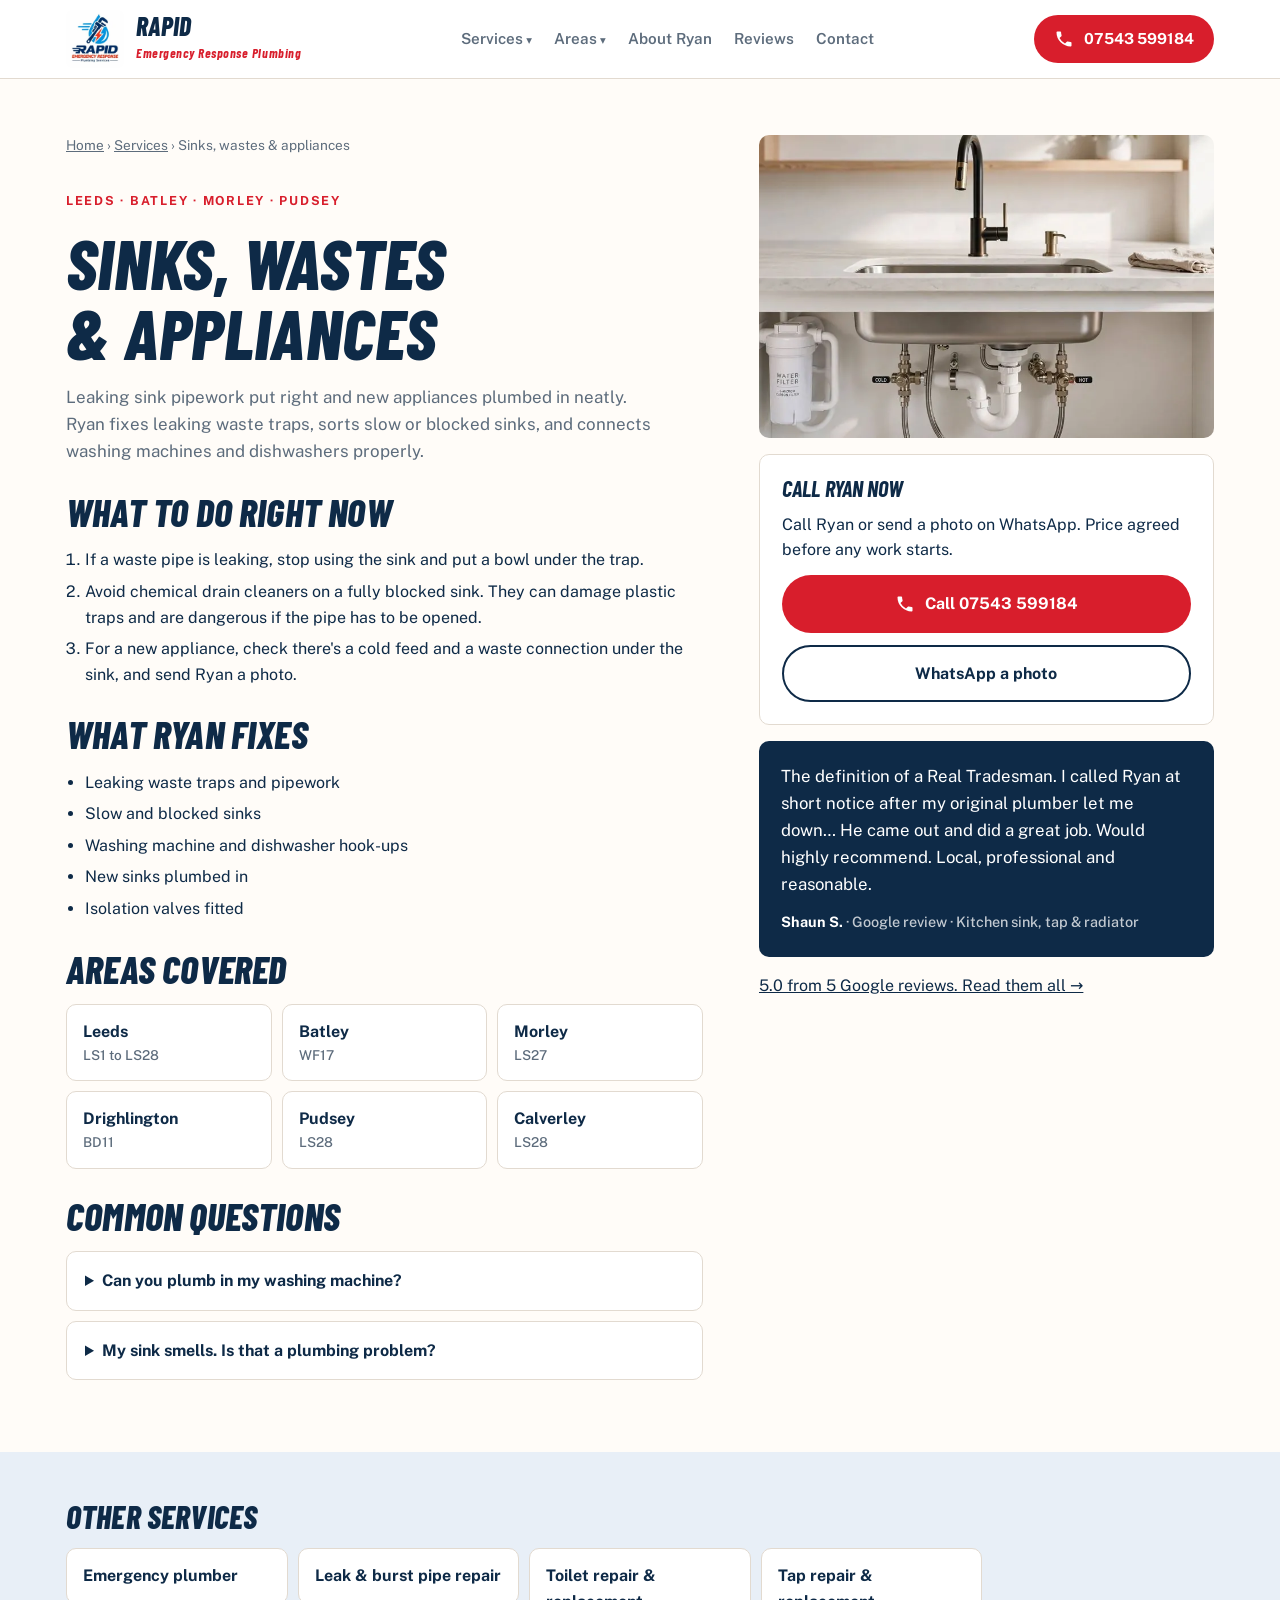
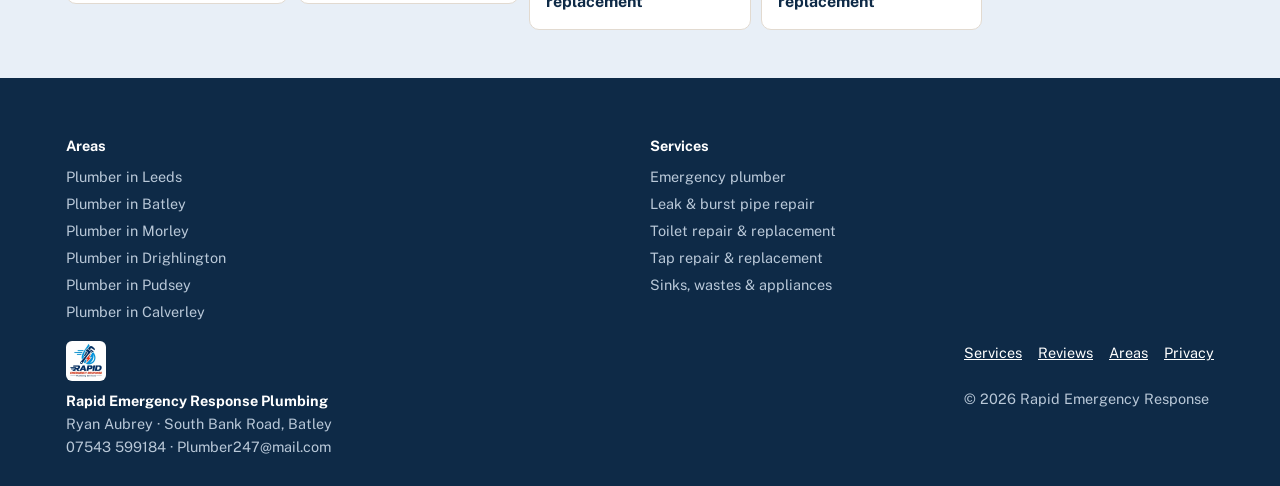
<file: public/sink-plumbing.html>
<!doctype html>
<html lang="en-GB">
<head>
<meta charset="utf-8">
<meta name="viewport" content="width=device-width,initial-scale=1,viewport-fit=cover">
<title>Sink, Waste &amp; Appliance Plumbing Leeds | Rapid Emergency</title>
<meta name="description" content="Leaking waste traps, blocked sinks and washing machine or dishwasher hook-ups. Local plumber covering Leeds, Batley, Morley and Pudsey.">
<link rel="canonical" href="https://rapidemergencyresponse.co.uk/sink-plumbing">
<meta name="theme-color" content="#0e2a47">
<meta property="og:title" content="Sink, Waste &amp; Appliance Plumbing Leeds | Rapid Emergency">
<meta property="og:description" content="Leaking waste traps, blocked sinks and washing machine or dishwasher hook-ups. Local plumber covering Leeds, Batley, Morley and Pudsey.">
<meta property="og:type" content="website">
<meta property="og:url" content="https://rapidemergencyresponse.co.uk/sink-plumbing">
<meta property="og:image" content="https://rapidemergencyresponse.co.uk/img/og.jpg">
<meta property="og:locale" content="en_GB">
<meta property="og:site_name" content="Rapid Emergency Response Plumbing">
<meta name="twitter:card" content="summary_large_image">
<link rel="icon" type="image/png" href="favicon.png">
<link rel="apple-touch-icon" href="apple-touch-icon.png">
<link rel="preconnect" href="https://fonts.googleapis.com">
<link rel="preconnect" href="https://fonts.gstatic.com" crossorigin>
<link rel="stylesheet" href="https://fonts.googleapis.com/css2?family=Barlow+Condensed:ital,wght@1,700;1,800&family=Public+Sans:wght@400;500;600;700&display=swap">
<link rel="stylesheet" href="styles.css">
<script type="application/ld+json">{"@context": "https://schema.org", "@type": "Plumber", "@id": "https://rapidemergencyresponse.co.uk/#business", "name": "Rapid Emergency Response Plumbing", "url": "https://rapidemergencyresponse.co.uk/", "telephone": "+447543599184", "image": "https://rapidemergencyresponse.co.uk/img/og.jpg", "address": {"@type": "PostalAddress", "streetAddress": "South Bank Road", "addressLocality": "Batley", "addressRegion": "West Yorkshire", "postalCode": "WF17", "addressCountry": "GB"}, "areaServed": [{"@type": "Place", "name": "Leeds"}, {"@type": "Place", "name": "Batley"}, {"@type": "Place", "name": "Morley"}, {"@type": "Place", "name": "Drighlington"}, {"@type": "Place", "name": "Pudsey"}, {"@type": "Place", "name": "Calverley"}], "openingHoursSpecification": [{"@type": "OpeningHoursSpecification", "dayOfWeek": ["Monday", "Tuesday", "Wednesday", "Thursday", "Friday", "Saturday", "Sunday"], "opens": "00:00", "closes": "23:59"}], "mainEntityOfPage": "https://rapidemergencyresponse.co.uk/sink-plumbing"}</script>
<script type="application/ld+json">{"@context": "https://schema.org", "@type": "BreadcrumbList", "itemListElement": [{"@type": "ListItem", "position": 1, "name": "Home", "item": "https://rapidemergencyresponse.co.uk/"}, {"@type": "ListItem", "position": 2, "name": "Sinks, wastes & appliances", "item": "https://rapidemergencyresponse.co.uk/sink-plumbing"}]}</script>
</head>
<body>
<header class="top">
  <div class="wrap">
    <a class="brand" href="/">
      <img src="img/logo.webp" alt="Rapid Emergency Response Plumbing logo" width="58" height="58">
      <div><b>Rapid</b><small>Emergency Response Plumbing</small></div>
    </a>
    <nav class="nav" aria-label="Main">
      <div class="dd"><a href="/#services">Services</a><div class="dd-menu"><a href="emergency-plumber">Emergency plumber</a><a href="leak-repair">Leak & burst pipe repair</a><a href="toilet-repair">Toilet repair & replacement</a><a href="tap-repair">Tap repair & replacement</a><a href="sink-plumbing">Sinks, wastes & appliances</a></div></div><div class="dd"><a href="/#areas">Areas</a><div class="dd-menu"><a href="plumber-leeds">Leeds</a><a href="plumber-batley">Batley</a><a href="plumber-morley">Morley</a><a href="plumber-drighlington">Drighlington</a><a href="plumber-pudsey">Pudsey</a><a href="plumber-calverley">Calverley</a></div></div><a href="/#about">About Ryan</a><a href="/#reviews">Reviews</a><a href="/#contact">Contact</a>
    </nav>
    <a class="btn btn-red" href="tel:+447543599184" aria-label="Call 07543 599184"><svg viewBox="0 0 24 24" fill="currentColor" aria-hidden="true"><path d="M6.6 10.8a15.1 15.1 0 0 0 6.6 6.6l2.2-2.2c.3-.3.7-.4 1-.2 1.1.4 2.3.6 3.6.6.6 0 1 .4 1 1V20c0 .6-.4 1-1 1A17 17 0 0 1 3 4c0-.6.4-1 1-1h3.5c.6 0 1 .4 1 1 0 1.3.2 2.5.6 3.6.1.3 0 .7-.2 1z"/></svg><span>07543 599184</span></a>
  </div>
</header>

<main>
  <section class="page-hero">
    <div class="wrap two-col">
      <div class="prose">
        <nav class="crumbs" aria-label="Breadcrumb"><a href="/">Home</a> › <a href="/#services">Services</a> › Sinks, wastes &amp; appliances</nav>
        <span class="eyebrow">Leeds · Batley · Morley · Pudsey</span>
        <h1>Sinks, wastes &amp; appliances</h1>
        <p class="lede">Leaking sink pipework put right and new appliances plumbed in neatly. Ryan fixes leaking waste traps, sorts slow or blocked sinks, and connects washing machines and dishwashers properly.</p>

        <h2>What to do right now</h2>
        <ol style="margin:0;padding-left:1.2em;display:grid;gap:6px"><li>If a waste pipe is leaking, stop using the sink and put a bowl under the trap.</li><li>Avoid chemical drain cleaners on a fully blocked sink. They can damage plastic traps and are dangerous if the pipe has to be opened.</li><li>For a new appliance, check there&#x27;s a cold feed and a waste connection under the sink, and send Ryan a photo.</li></ol>

        <h2>What Ryan fixes</h2>
        <ul><li>Leaking waste traps and pipework</li><li>Slow and blocked sinks</li><li>Washing machine and dishwasher hook-ups</li><li>New sinks plumbed in</li><li>Isolation valves fitted</li></ul>

        <h2>Areas covered</h2>
        <ul class="link-grid"><li><a href="plumber-leeds">Leeds<small>LS1 to LS28</small></a></li><li><a href="plumber-batley">Batley<small>WF17</small></a></li><li><a href="plumber-morley">Morley<small>LS27</small></a></li><li><a href="plumber-drighlington">Drighlington<small>BD11</small></a></li><li><a href="plumber-pudsey">Pudsey<small>LS28</small></a></li><li><a href="plumber-calverley">Calverley<small>LS28</small></a></li></ul>

        <h2>Common questions</h2>
        <div class="faq"><details><summary>Can you plumb in my washing machine?</summary><p>Yes, including adding a new cold feed, valve and waste connection if there isn&#x27;t one already.</p></details><details><summary>My sink smells. Is that a plumbing problem?</summary><p>Often it&#x27;s a dried-out or poorly fitted trap letting drain smells back up. It&#x27;s a quick fix.</p></details></div>
      </div>
      <aside class="side">
        <img class="side-img" src="img/kitchen.webp" alt="Kitchen sink cabinet with new waste trap and isolation valves" width="1400" height="933">
        <div class="side-card">
          <h3>Call Ryan now</h3>
          <p>Call Ryan or send a photo on WhatsApp. Price agreed before any work starts.</p>
          <a class="btn btn-red" href="tel:+447543599184"><svg viewBox="0 0 24 24" fill="currentColor" aria-hidden="true"><path d="M6.6 10.8a15.1 15.1 0 0 0 6.6 6.6l2.2-2.2c.3-.3.7-.4 1-.2 1.1.4 2.3.6 3.6.6.6 0 1 .4 1 1V20c0 .6-.4 1-1 1A17 17 0 0 1 3 4c0-.6.4-1 1-1h3.5c.6 0 1 .4 1 1 0 1.3.2 2.5.6 3.6.1.3 0 .7-.2 1z"/></svg>Call 07543 599184</a>
          <a class="btn btn-ghost" href="https://wa.me/447543599184?text=Hi%20Ryan%2C%20I%20need%20a%20plumber.%20" target="_blank" rel="noopener">WhatsApp a photo</a>
        </div>
        <figure class="quote"><blockquote>The definition of a Real Tradesman. I called Ryan at short notice after my original plumber let me down… He came out and did a great job. Would highly recommend. Local, professional and reasonable.</blockquote><cite>Shaun S. <span>· Google review · Kitchen sink, tap &amp; radiator</span></cite></figure>
        <p><a href="https://www.google.com/maps?cid=15060057663350423494" target="_blank" rel="noopener">5.0 from 5 Google reviews. Read them all →</a></p>
      </aside>
    </div>
  </section>
  <section class="contact" style="padding-block:48px">
    <div class="wrap">
      <h2 style="font-size:2rem;margin-bottom:16px">Other services</h2>
      <ul class="link-grid"><li><a href="emergency-plumber">Emergency plumber</a></li><li><a href="leak-repair">Leak & burst pipe repair</a></li><li><a href="toilet-repair">Toilet repair & replacement</a></li><li><a href="tap-repair">Tap repair & replacement</a></li></ul>
    </div>
  </section>
</main>
<footer>
  <div class="wrap">
    <nav class="foot-links" aria-label="Areas and services"><div><b>Areas</b><a href="plumber-leeds">Plumber in Leeds</a><a href="plumber-batley">Plumber in Batley</a><a href="plumber-morley">Plumber in Morley</a><a href="plumber-drighlington">Plumber in Drighlington</a><a href="plumber-pudsey">Plumber in Pudsey</a><a href="plumber-calverley">Plumber in Calverley</a></div><div><b>Services</b><a href="emergency-plumber">Emergency plumber</a><a href="leak-repair">Leak & burst pipe repair</a><a href="toilet-repair">Toilet repair & replacement</a><a href="tap-repair">Tap repair & replacement</a><a href="sink-plumbing">Sinks, wastes & appliances</a></div></nav>
    <div><img src="img/logo.webp" alt="" width="40" height="40" style="border-radius:6px;margin-bottom:8px"><b>Rapid Emergency Response Plumbing</b><br>Ryan Aubrey · South Bank Road, Batley<br>07543 599184 · Plumber247@mail.com</div>
    <div><nav aria-label="Footer" style="display:flex;gap:16px"><a href="/#services">Services</a><a href="/#reviews">Reviews</a><a href="/#areas">Areas</a><a href="privacy">Privacy</a></nav><br>© 2026 Rapid Emergency Response</div>
  </div>
</footer>

<div class="callbar">
  <a class="btn btn-red" href="tel:+447543599184">Call now · 24/7</a>
  <a class="btn btn-ghost" href="https://wa.me/447543599184?text=Hi%20Ryan%2C%20I%20need%20a%20plumber.%20" target="_blank" rel="noopener">WhatsApp</a>
</div>
</body>
</html>
</file>
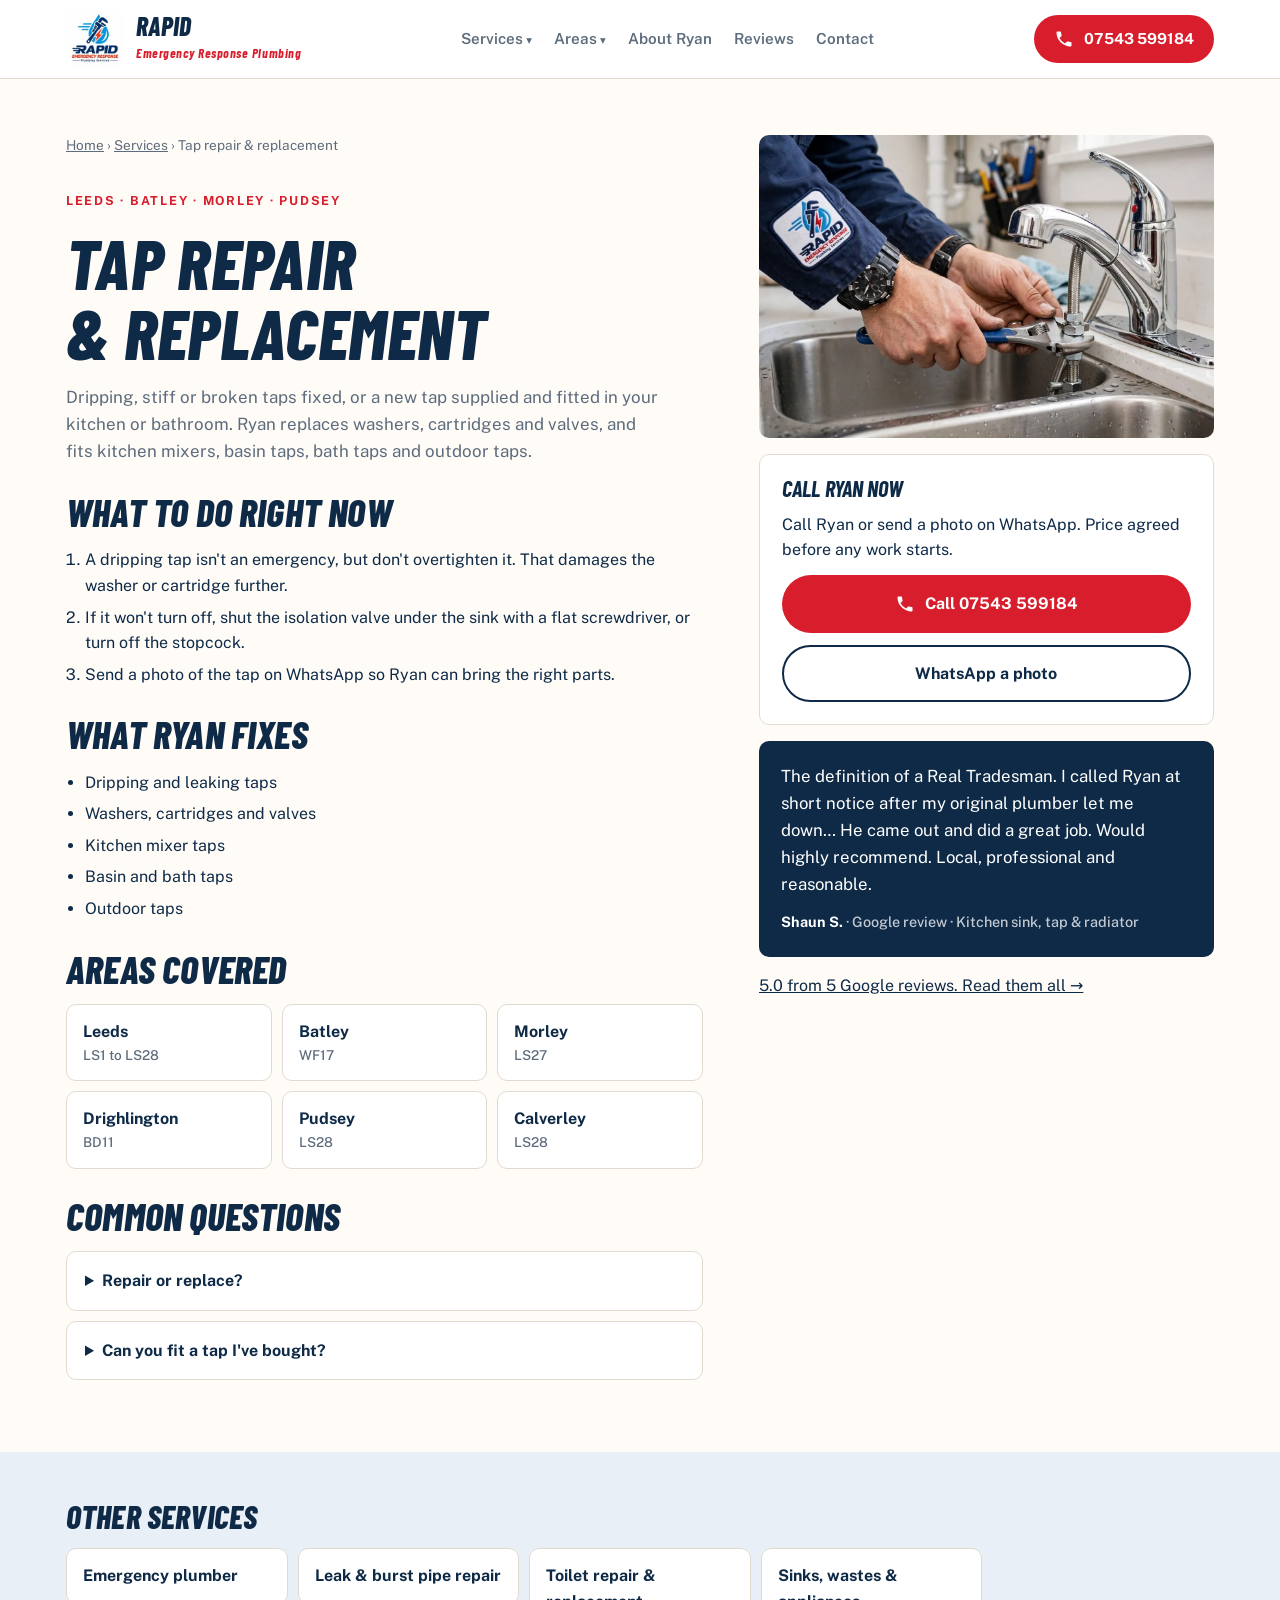
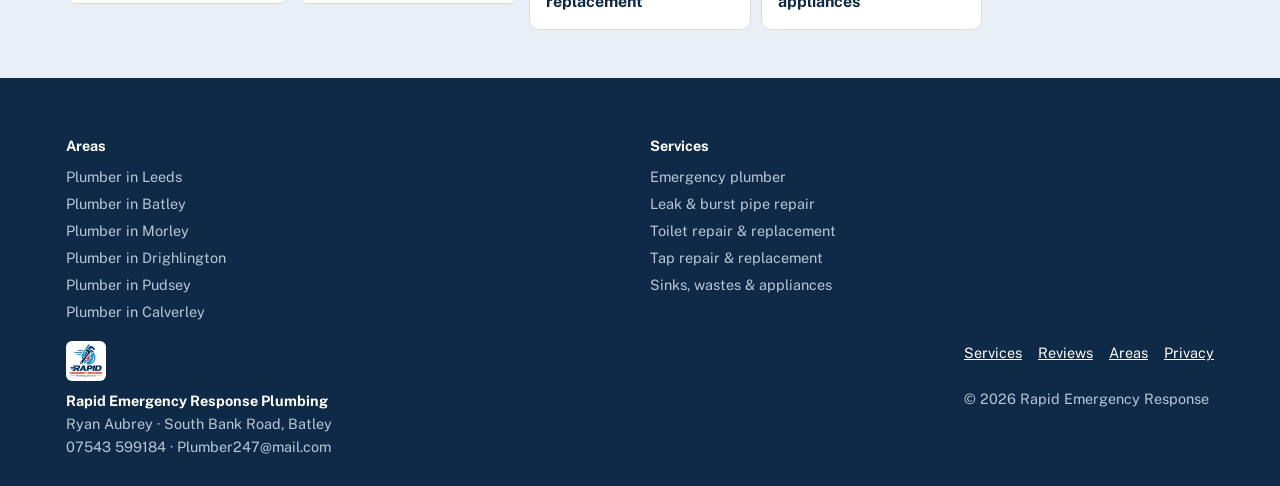
<file: public/tap-repair.html>
<!doctype html>
<html lang="en-GB">
<head>
<meta charset="utf-8">
<meta name="viewport" content="width=device-width,initial-scale=1,viewport-fit=cover">
<title>Tap Repair &amp; Replacement Leeds | Rapid Emergency Response</title>
<meta name="description" content="Dripping, stiff or broken taps fixed, or a new kitchen or bathroom tap supplied and fitted. Local plumber for Leeds, Batley, Morley and Pudsey.">
<link rel="canonical" href="https://rapidemergencyresponse.co.uk/tap-repair">
<meta name="theme-color" content="#0e2a47">
<meta property="og:title" content="Tap Repair &amp; Replacement Leeds | Rapid Emergency Response">
<meta property="og:description" content="Dripping, stiff or broken taps fixed, or a new kitchen or bathroom tap supplied and fitted. Local plumber for Leeds, Batley, Morley and Pudsey.">
<meta property="og:type" content="website">
<meta property="og:url" content="https://rapidemergencyresponse.co.uk/tap-repair">
<meta property="og:image" content="https://rapidemergencyresponse.co.uk/img/og.jpg">
<meta property="og:locale" content="en_GB">
<meta property="og:site_name" content="Rapid Emergency Response Plumbing">
<meta name="twitter:card" content="summary_large_image">
<link rel="icon" type="image/png" href="favicon.png">
<link rel="apple-touch-icon" href="apple-touch-icon.png">
<link rel="preconnect" href="https://fonts.googleapis.com">
<link rel="preconnect" href="https://fonts.gstatic.com" crossorigin>
<link rel="stylesheet" href="https://fonts.googleapis.com/css2?family=Barlow+Condensed:ital,wght@1,700;1,800&family=Public+Sans:wght@400;500;600;700&display=swap">
<link rel="stylesheet" href="styles.css">
<script type="application/ld+json">{"@context": "https://schema.org", "@type": "Plumber", "@id": "https://rapidemergencyresponse.co.uk/#business", "name": "Rapid Emergency Response Plumbing", "url": "https://rapidemergencyresponse.co.uk/", "telephone": "+447543599184", "image": "https://rapidemergencyresponse.co.uk/img/og.jpg", "address": {"@type": "PostalAddress", "streetAddress": "South Bank Road", "addressLocality": "Batley", "addressRegion": "West Yorkshire", "postalCode": "WF17", "addressCountry": "GB"}, "areaServed": [{"@type": "Place", "name": "Leeds"}, {"@type": "Place", "name": "Batley"}, {"@type": "Place", "name": "Morley"}, {"@type": "Place", "name": "Drighlington"}, {"@type": "Place", "name": "Pudsey"}, {"@type": "Place", "name": "Calverley"}], "openingHoursSpecification": [{"@type": "OpeningHoursSpecification", "dayOfWeek": ["Monday", "Tuesday", "Wednesday", "Thursday", "Friday", "Saturday", "Sunday"], "opens": "00:00", "closes": "23:59"}], "mainEntityOfPage": "https://rapidemergencyresponse.co.uk/tap-repair"}</script>
<script type="application/ld+json">{"@context": "https://schema.org", "@type": "BreadcrumbList", "itemListElement": [{"@type": "ListItem", "position": 1, "name": "Home", "item": "https://rapidemergencyresponse.co.uk/"}, {"@type": "ListItem", "position": 2, "name": "Tap repair & replacement", "item": "https://rapidemergencyresponse.co.uk/tap-repair"}]}</script>
</head>
<body>
<header class="top">
  <div class="wrap">
    <a class="brand" href="/">
      <img src="img/logo.webp" alt="Rapid Emergency Response Plumbing logo" width="58" height="58">
      <div><b>Rapid</b><small>Emergency Response Plumbing</small></div>
    </a>
    <nav class="nav" aria-label="Main">
      <div class="dd"><a href="/#services">Services</a><div class="dd-menu"><a href="emergency-plumber">Emergency plumber</a><a href="leak-repair">Leak & burst pipe repair</a><a href="toilet-repair">Toilet repair & replacement</a><a href="tap-repair">Tap repair & replacement</a><a href="sink-plumbing">Sinks, wastes & appliances</a></div></div><div class="dd"><a href="/#areas">Areas</a><div class="dd-menu"><a href="plumber-leeds">Leeds</a><a href="plumber-batley">Batley</a><a href="plumber-morley">Morley</a><a href="plumber-drighlington">Drighlington</a><a href="plumber-pudsey">Pudsey</a><a href="plumber-calverley">Calverley</a></div></div><a href="/#about">About Ryan</a><a href="/#reviews">Reviews</a><a href="/#contact">Contact</a>
    </nav>
    <a class="btn btn-red" href="tel:+447543599184" aria-label="Call 07543 599184"><svg viewBox="0 0 24 24" fill="currentColor" aria-hidden="true"><path d="M6.6 10.8a15.1 15.1 0 0 0 6.6 6.6l2.2-2.2c.3-.3.7-.4 1-.2 1.1.4 2.3.6 3.6.6.6 0 1 .4 1 1V20c0 .6-.4 1-1 1A17 17 0 0 1 3 4c0-.6.4-1 1-1h3.5c.6 0 1 .4 1 1 0 1.3.2 2.5.6 3.6.1.3 0 .7-.2 1z"/></svg><span>07543 599184</span></a>
  </div>
</header>

<main>
  <section class="page-hero">
    <div class="wrap two-col">
      <div class="prose">
        <nav class="crumbs" aria-label="Breadcrumb"><a href="/">Home</a> › <a href="/#services">Services</a> › Tap repair &amp; replacement</nav>
        <span class="eyebrow">Leeds · Batley · Morley · Pudsey</span>
        <h1>Tap repair &amp; replacement</h1>
        <p class="lede">Dripping, stiff or broken taps fixed, or a new tap supplied and fitted in your kitchen or bathroom. Ryan replaces washers, cartridges and valves, and fits kitchen mixers, basin taps, bath taps and outdoor taps.</p>

        <h2>What to do right now</h2>
        <ol style="margin:0;padding-left:1.2em;display:grid;gap:6px"><li>A dripping tap isn&#x27;t an emergency, but don&#x27;t overtighten it. That damages the washer or cartridge further.</li><li>If it won&#x27;t turn off, shut the isolation valve under the sink with a flat screwdriver, or turn off the stopcock.</li><li>Send a photo of the tap on WhatsApp so Ryan can bring the right parts.</li></ol>

        <h2>What Ryan fixes</h2>
        <ul><li>Dripping and leaking taps</li><li>Washers, cartridges and valves</li><li>Kitchen mixer taps</li><li>Basin and bath taps</li><li>Outdoor taps</li></ul>

        <h2>Areas covered</h2>
        <ul class="link-grid"><li><a href="plumber-leeds">Leeds<small>LS1 to LS28</small></a></li><li><a href="plumber-batley">Batley<small>WF17</small></a></li><li><a href="plumber-morley">Morley<small>LS27</small></a></li><li><a href="plumber-drighlington">Drighlington<small>BD11</small></a></li><li><a href="plumber-pudsey">Pudsey<small>LS28</small></a></li><li><a href="plumber-calverley">Calverley<small>LS28</small></a></li></ul>

        <h2>Common questions</h2>
        <div class="faq"><details><summary>Repair or replace?</summary><p>If the tap body is sound, a new washer or cartridge usually fixes it for a fraction of the cost. If it&#x27;s corroded or parts aren&#x27;t available, Ryan will tell you and price a replacement.</p></details><details><summary>Can you fit a tap I&#x27;ve bought?</summary><p>Yes. Send a photo or the product link and Ryan will confirm it suits your sink and pipework.</p></details></div>
      </div>
      <aside class="side">
        <img class="side-img" src="img/tap-rapid.webp" alt="Plumber fitting a new kitchen mixer tap" width="1400" height="933">
        <div class="side-card">
          <h3>Call Ryan now</h3>
          <p>Call Ryan or send a photo on WhatsApp. Price agreed before any work starts.</p>
          <a class="btn btn-red" href="tel:+447543599184"><svg viewBox="0 0 24 24" fill="currentColor" aria-hidden="true"><path d="M6.6 10.8a15.1 15.1 0 0 0 6.6 6.6l2.2-2.2c.3-.3.7-.4 1-.2 1.1.4 2.3.6 3.6.6.6 0 1 .4 1 1V20c0 .6-.4 1-1 1A17 17 0 0 1 3 4c0-.6.4-1 1-1h3.5c.6 0 1 .4 1 1 0 1.3.2 2.5.6 3.6.1.3 0 .7-.2 1z"/></svg>Call 07543 599184</a>
          <a class="btn btn-ghost" href="https://wa.me/447543599184?text=Hi%20Ryan%2C%20I%20need%20a%20plumber.%20" target="_blank" rel="noopener">WhatsApp a photo</a>
        </div>
        <figure class="quote"><blockquote>The definition of a Real Tradesman. I called Ryan at short notice after my original plumber let me down… He came out and did a great job. Would highly recommend. Local, professional and reasonable.</blockquote><cite>Shaun S. <span>· Google review · Kitchen sink, tap &amp; radiator</span></cite></figure>
        <p><a href="https://www.google.com/maps?cid=15060057663350423494" target="_blank" rel="noopener">5.0 from 5 Google reviews. Read them all →</a></p>
      </aside>
    </div>
  </section>
  <section class="contact" style="padding-block:48px">
    <div class="wrap">
      <h2 style="font-size:2rem;margin-bottom:16px">Other services</h2>
      <ul class="link-grid"><li><a href="emergency-plumber">Emergency plumber</a></li><li><a href="leak-repair">Leak & burst pipe repair</a></li><li><a href="toilet-repair">Toilet repair & replacement</a></li><li><a href="sink-plumbing">Sinks, wastes & appliances</a></li></ul>
    </div>
  </section>
</main>
<footer>
  <div class="wrap">
    <nav class="foot-links" aria-label="Areas and services"><div><b>Areas</b><a href="plumber-leeds">Plumber in Leeds</a><a href="plumber-batley">Plumber in Batley</a><a href="plumber-morley">Plumber in Morley</a><a href="plumber-drighlington">Plumber in Drighlington</a><a href="plumber-pudsey">Plumber in Pudsey</a><a href="plumber-calverley">Plumber in Calverley</a></div><div><b>Services</b><a href="emergency-plumber">Emergency plumber</a><a href="leak-repair">Leak & burst pipe repair</a><a href="toilet-repair">Toilet repair & replacement</a><a href="tap-repair">Tap repair & replacement</a><a href="sink-plumbing">Sinks, wastes & appliances</a></div></nav>
    <div><img src="img/logo.webp" alt="" width="40" height="40" style="border-radius:6px;margin-bottom:8px"><b>Rapid Emergency Response Plumbing</b><br>Ryan Aubrey · South Bank Road, Batley<br>07543 599184 · Plumber247@mail.com</div>
    <div><nav aria-label="Footer" style="display:flex;gap:16px"><a href="/#services">Services</a><a href="/#reviews">Reviews</a><a href="/#areas">Areas</a><a href="privacy">Privacy</a></nav><br>© 2026 Rapid Emergency Response</div>
  </div>
</footer>

<div class="callbar">
  <a class="btn btn-red" href="tel:+447543599184">Call now · 24/7</a>
  <a class="btn btn-ghost" href="https://wa.me/447543599184?text=Hi%20Ryan%2C%20I%20need%20a%20plumber.%20" target="_blank" rel="noopener">WhatsApp</a>
</div>
</body>
</html>
</file>
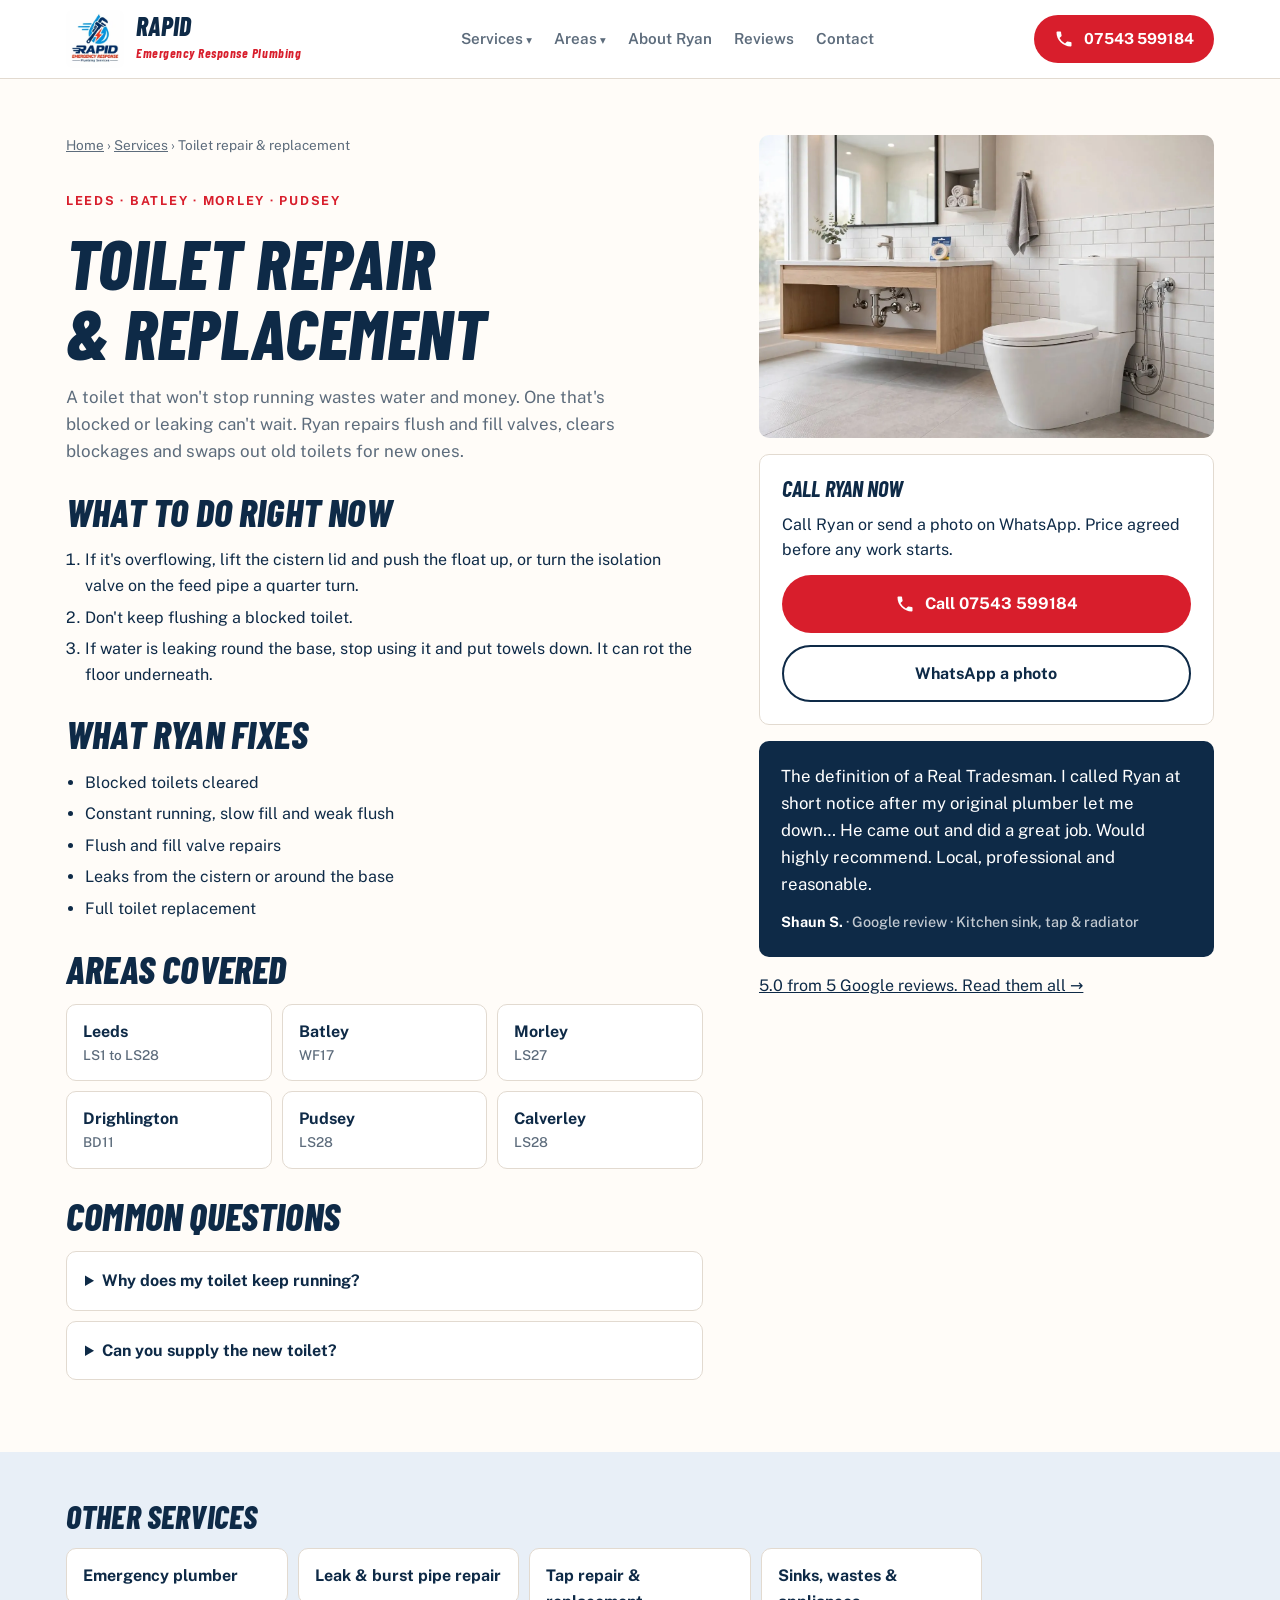
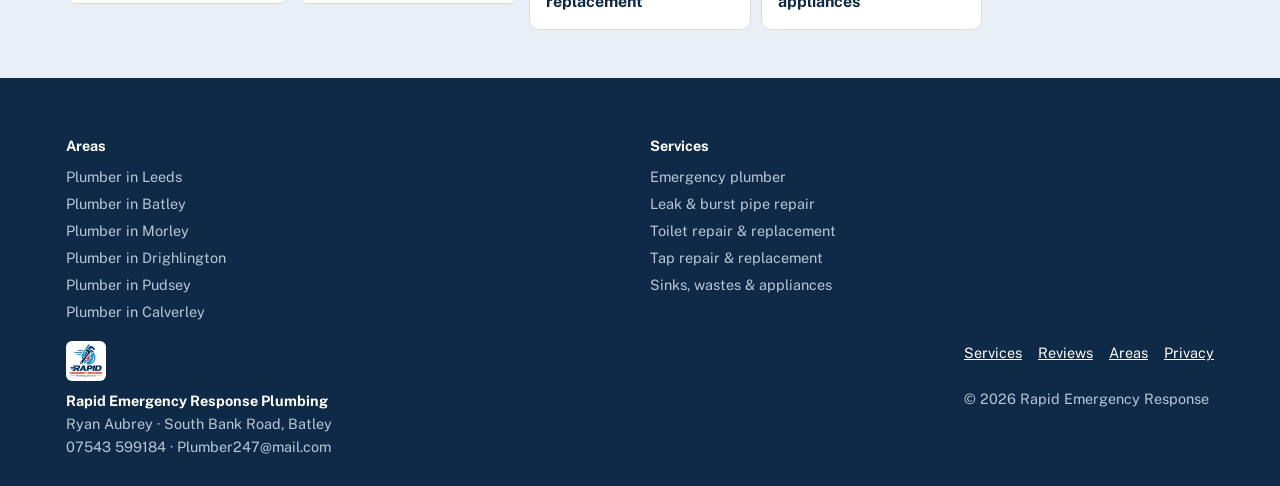
<file: public/toilet-repair.html>
<!doctype html>
<html lang="en-GB">
<head>
<meta charset="utf-8">
<meta name="viewport" content="width=device-width,initial-scale=1,viewport-fit=cover">
<title>Toilet Repair Leeds &amp; Batley | Rapid Emergency Response</title>
<meta name="description" content="Blocked, running or leaking toilets fixed, and new toilets fitted. Local plumber covering Leeds, Batley, Morley, Pudsey and nearby. Call 07543 599184.">
<link rel="canonical" href="https://rapidemergencyresponse.co.uk/toilet-repair">
<meta name="theme-color" content="#0e2a47">
<meta property="og:title" content="Toilet Repair Leeds &amp; Batley | Rapid Emergency Response">
<meta property="og:description" content="Blocked, running or leaking toilets fixed, and new toilets fitted. Local plumber covering Leeds, Batley, Morley, Pudsey and nearby. Call 07543 599184.">
<meta property="og:type" content="website">
<meta property="og:url" content="https://rapidemergencyresponse.co.uk/toilet-repair">
<meta property="og:image" content="https://rapidemergencyresponse.co.uk/img/og.jpg">
<meta property="og:locale" content="en_GB">
<meta property="og:site_name" content="Rapid Emergency Response Plumbing">
<meta name="twitter:card" content="summary_large_image">
<link rel="icon" type="image/png" href="favicon.png">
<link rel="apple-touch-icon" href="apple-touch-icon.png">
<link rel="preconnect" href="https://fonts.googleapis.com">
<link rel="preconnect" href="https://fonts.gstatic.com" crossorigin>
<link rel="stylesheet" href="https://fonts.googleapis.com/css2?family=Barlow+Condensed:ital,wght@1,700;1,800&family=Public+Sans:wght@400;500;600;700&display=swap">
<link rel="stylesheet" href="styles.css">
<script type="application/ld+json">{"@context": "https://schema.org", "@type": "Plumber", "@id": "https://rapidemergencyresponse.co.uk/#business", "name": "Rapid Emergency Response Plumbing", "url": "https://rapidemergencyresponse.co.uk/", "telephone": "+447543599184", "image": "https://rapidemergencyresponse.co.uk/img/og.jpg", "address": {"@type": "PostalAddress", "streetAddress": "South Bank Road", "addressLocality": "Batley", "addressRegion": "West Yorkshire", "postalCode": "WF17", "addressCountry": "GB"}, "areaServed": [{"@type": "Place", "name": "Leeds"}, {"@type": "Place", "name": "Batley"}, {"@type": "Place", "name": "Morley"}, {"@type": "Place", "name": "Drighlington"}, {"@type": "Place", "name": "Pudsey"}, {"@type": "Place", "name": "Calverley"}], "openingHoursSpecification": [{"@type": "OpeningHoursSpecification", "dayOfWeek": ["Monday", "Tuesday", "Wednesday", "Thursday", "Friday", "Saturday", "Sunday"], "opens": "00:00", "closes": "23:59"}], "mainEntityOfPage": "https://rapidemergencyresponse.co.uk/toilet-repair"}</script>
<script type="application/ld+json">{"@context": "https://schema.org", "@type": "BreadcrumbList", "itemListElement": [{"@type": "ListItem", "position": 1, "name": "Home", "item": "https://rapidemergencyresponse.co.uk/"}, {"@type": "ListItem", "position": 2, "name": "Toilet repair & replacement", "item": "https://rapidemergencyresponse.co.uk/toilet-repair"}]}</script>
</head>
<body>
<header class="top">
  <div class="wrap">
    <a class="brand" href="/">
      <img src="img/logo.webp" alt="Rapid Emergency Response Plumbing logo" width="58" height="58">
      <div><b>Rapid</b><small>Emergency Response Plumbing</small></div>
    </a>
    <nav class="nav" aria-label="Main">
      <div class="dd"><a href="/#services">Services</a><div class="dd-menu"><a href="emergency-plumber">Emergency plumber</a><a href="leak-repair">Leak & burst pipe repair</a><a href="toilet-repair">Toilet repair & replacement</a><a href="tap-repair">Tap repair & replacement</a><a href="sink-plumbing">Sinks, wastes & appliances</a></div></div><div class="dd"><a href="/#areas">Areas</a><div class="dd-menu"><a href="plumber-leeds">Leeds</a><a href="plumber-batley">Batley</a><a href="plumber-morley">Morley</a><a href="plumber-drighlington">Drighlington</a><a href="plumber-pudsey">Pudsey</a><a href="plumber-calverley">Calverley</a></div></div><a href="/#about">About Ryan</a><a href="/#reviews">Reviews</a><a href="/#contact">Contact</a>
    </nav>
    <a class="btn btn-red" href="tel:+447543599184" aria-label="Call 07543 599184"><svg viewBox="0 0 24 24" fill="currentColor" aria-hidden="true"><path d="M6.6 10.8a15.1 15.1 0 0 0 6.6 6.6l2.2-2.2c.3-.3.7-.4 1-.2 1.1.4 2.3.6 3.6.6.6 0 1 .4 1 1V20c0 .6-.4 1-1 1A17 17 0 0 1 3 4c0-.6.4-1 1-1h3.5c.6 0 1 .4 1 1 0 1.3.2 2.5.6 3.6.1.3 0 .7-.2 1z"/></svg><span>07543 599184</span></a>
  </div>
</header>

<main>
  <section class="page-hero">
    <div class="wrap two-col">
      <div class="prose">
        <nav class="crumbs" aria-label="Breadcrumb"><a href="/">Home</a> › <a href="/#services">Services</a> › Toilet repair &amp; replacement</nav>
        <span class="eyebrow">Leeds · Batley · Morley · Pudsey</span>
        <h1>Toilet repair &amp; replacement</h1>
        <p class="lede">A toilet that won&#x27;t stop running wastes water and money. One that&#x27;s blocked or leaking can&#x27;t wait. Ryan repairs flush and fill valves, clears blockages and swaps out old toilets for new ones.</p>

        <h2>What to do right now</h2>
        <ol style="margin:0;padding-left:1.2em;display:grid;gap:6px"><li>If it&#x27;s overflowing, lift the cistern lid and push the float up, or turn the isolation valve on the feed pipe a quarter turn.</li><li>Don&#x27;t keep flushing a blocked toilet.</li><li>If water is leaking round the base, stop using it and put towels down. It can rot the floor underneath.</li></ol>

        <h2>What Ryan fixes</h2>
        <ul><li>Blocked toilets cleared</li><li>Constant running, slow fill and weak flush</li><li>Flush and fill valve repairs</li><li>Leaks from the cistern or around the base</li><li>Full toilet replacement</li></ul>

        <h2>Areas covered</h2>
        <ul class="link-grid"><li><a href="plumber-leeds">Leeds<small>LS1 to LS28</small></a></li><li><a href="plumber-batley">Batley<small>WF17</small></a></li><li><a href="plumber-morley">Morley<small>LS27</small></a></li><li><a href="plumber-drighlington">Drighlington<small>BD11</small></a></li><li><a href="plumber-pudsey">Pudsey<small>LS28</small></a></li><li><a href="plumber-calverley">Calverley<small>LS28</small></a></li></ul>

        <h2>Common questions</h2>
        <div class="faq"><details><summary>Why does my toilet keep running?</summary><p>Usually a worn flush valve seal or a fill valve that isn&#x27;t shutting off. Both are quick repairs that don&#x27;t need a new toilet.</p></details><details><summary>Can you supply the new toilet?</summary><p>Yes. Ryan can supply and fit one, or fit one you&#x27;ve already bought. Either way the price is agreed first.</p></details></div>
      </div>
      <aside class="side">
        <img class="side-img" src="img/toilet.webp" alt="Newly fitted close-coupled toilet in a modern bathroom" width="1400" height="933">
        <div class="side-card">
          <h3>Call Ryan now</h3>
          <p>Call Ryan or send a photo on WhatsApp. Price agreed before any work starts.</p>
          <a class="btn btn-red" href="tel:+447543599184"><svg viewBox="0 0 24 24" fill="currentColor" aria-hidden="true"><path d="M6.6 10.8a15.1 15.1 0 0 0 6.6 6.6l2.2-2.2c.3-.3.7-.4 1-.2 1.1.4 2.3.6 3.6.6.6 0 1 .4 1 1V20c0 .6-.4 1-1 1A17 17 0 0 1 3 4c0-.6.4-1 1-1h3.5c.6 0 1 .4 1 1 0 1.3.2 2.5.6 3.6.1.3 0 .7-.2 1z"/></svg>Call 07543 599184</a>
          <a class="btn btn-ghost" href="https://wa.me/447543599184?text=Hi%20Ryan%2C%20I%20need%20a%20plumber.%20" target="_blank" rel="noopener">WhatsApp a photo</a>
        </div>
        <figure class="quote"><blockquote>The definition of a Real Tradesman. I called Ryan at short notice after my original plumber let me down… He came out and did a great job. Would highly recommend. Local, professional and reasonable.</blockquote><cite>Shaun S. <span>· Google review · Kitchen sink, tap &amp; radiator</span></cite></figure>
        <p><a href="https://www.google.com/maps?cid=15060057663350423494" target="_blank" rel="noopener">5.0 from 5 Google reviews. Read them all →</a></p>
      </aside>
    </div>
  </section>
  <section class="contact" style="padding-block:48px">
    <div class="wrap">
      <h2 style="font-size:2rem;margin-bottom:16px">Other services</h2>
      <ul class="link-grid"><li><a href="emergency-plumber">Emergency plumber</a></li><li><a href="leak-repair">Leak & burst pipe repair</a></li><li><a href="tap-repair">Tap repair & replacement</a></li><li><a href="sink-plumbing">Sinks, wastes & appliances</a></li></ul>
    </div>
  </section>
</main>
<footer>
  <div class="wrap">
    <nav class="foot-links" aria-label="Areas and services"><div><b>Areas</b><a href="plumber-leeds">Plumber in Leeds</a><a href="plumber-batley">Plumber in Batley</a><a href="plumber-morley">Plumber in Morley</a><a href="plumber-drighlington">Plumber in Drighlington</a><a href="plumber-pudsey">Plumber in Pudsey</a><a href="plumber-calverley">Plumber in Calverley</a></div><div><b>Services</b><a href="emergency-plumber">Emergency plumber</a><a href="leak-repair">Leak & burst pipe repair</a><a href="toilet-repair">Toilet repair & replacement</a><a href="tap-repair">Tap repair & replacement</a><a href="sink-plumbing">Sinks, wastes & appliances</a></div></nav>
    <div><img src="img/logo.webp" alt="" width="40" height="40" style="border-radius:6px;margin-bottom:8px"><b>Rapid Emergency Response Plumbing</b><br>Ryan Aubrey · South Bank Road, Batley<br>07543 599184 · Plumber247@mail.com</div>
    <div><nav aria-label="Footer" style="display:flex;gap:16px"><a href="/#services">Services</a><a href="/#reviews">Reviews</a><a href="/#areas">Areas</a><a href="privacy">Privacy</a></nav><br>© 2026 Rapid Emergency Response</div>
  </div>
</footer>

<div class="callbar">
  <a class="btn btn-red" href="tel:+447543599184">Call now · 24/7</a>
  <a class="btn btn-ghost" href="https://wa.me/447543599184?text=Hi%20Ryan%2C%20I%20need%20a%20plumber.%20" target="_blank" rel="noopener">WhatsApp</a>
</div>
</body>
</html>
</file>
<file: public/styles.css>
:root{
  --red:#d81e2c; --red-dark:#b41823; --red-soft:#fff0f1;
  --blue:#0e2a47; --blue-soft:#e8eff7; --blue-mid:#1a4b7a; --sky:#2a8fd6;
  --cream:#fffcf8; --paper:#fff; --ink:#0e2a47; --line:#e2dad0; --muted:#5d6c7c; --success:#0e8a5e;
  --on-dark:#ffffff; --band:#0e2a47; --band-2:#13365a;
  --f-display:"Barlow Condensed","Arial Narrow",Impact,sans-serif;
  --f-body:"Public Sans",ui-sans-serif,system-ui,-apple-system,"Segoe UI",sans-serif;
  --radius:10px;
  --gutter-l:max(16px, env(safe-area-inset-left, 0px));
  --gutter-r:max(16px, env(safe-area-inset-right, 0px));
}
@media (prefers-color-scheme: dark){:root:not([data-theme="light"]){
  --cream:#111a26; --paper:#162233; --ink:#e8eff7; --line:#23344a; --muted:#8fa0b3;
  --blue-soft:#1c2e44; --red-soft:#2a1820; --blue-mid:#7fb3e6; --sky:#5fb0ec; --red:#ef3b48; --red-dark:#d81e2c;
  --band:#0a1420; --band-2:#13243a; color-scheme:dark}}
:root[data-theme="dark"]{
  --cream:#111a26; --paper:#162233; --ink:#e8eff7; --line:#23344a; --muted:#8fa0b3;
  --blue-soft:#1c2e44; --red-soft:#2a1820; --blue-mid:#7fb3e6; --sky:#5fb0ec; --red:#ef3b48; --red-dark:#d81e2c;
  --band:#0a1420; --band-2:#13243a; color-scheme:dark}

*{box-sizing:border-box}
html{scroll-behavior:smooth}
@media (prefers-reduced-motion:reduce){html{scroll-behavior:auto}*{animation:none!important;transition:none!important}}
body{background:var(--cream);color:var(--ink);font-family:var(--f-body);font-size:16px;line-height:1.6;margin:0}
img{max-width:100%;display:block}
a{color:inherit}
:focus-visible{outline:3px solid var(--sky);outline-offset:3px;border-radius:4px}
.wrap{max-width:1180px;margin:0 auto;padding-left:var(--gutter-l);padding-right:var(--gutter-r)}
h1,h2,h3{font-family:var(--f-display);font-style:italic;font-weight:800;line-height:1;text-transform:uppercase;margin:0;text-wrap:balance;letter-spacing:.005em}
h2{font-size:clamp(2.2rem,5vw,3.4rem)}
h3{font-size:1.6rem;font-weight:700}
p{margin:0}
.eyebrow{font-size:.78rem;font-weight:700;letter-spacing:.14em;text-transform:uppercase;color:var(--red)}
.lede{color:var(--muted);max-width:60ch;font-size:1.06rem}
section{padding-block:clamp(56px,8vw,96px)}
.sec-head{display:grid;gap:12px;margin-bottom:40px}

/* speed lines, borrowed from the logo */
.lines{display:inline-grid;gap:5px;width:46px}
.lines i{height:5px;border-radius:3px;background:var(--sky)}
.lines i:nth-child(1){width:70%;justify-self:end}.lines i:nth-child(3){width:55%;justify-self:end}

/* buttons */
.btn{display:inline-flex;align-items:center;gap:10px;padding:14px 22px;border-radius:999px;font-weight:700;text-decoration:none;border:2px solid transparent;cursor:pointer;font:inherit;font-weight:700;transition:transform .15s, background .15s}
.btn:hover{transform:translateY(-1px)}
.btn-red{background:var(--red);color:#fff}.btn-red:hover{background:var(--red-dark)}
.btn-ghost{border-color:currentColor;background:transparent;color:inherit}
.btn svg{width:20px;height:20px;flex:none}

/* header */
.top{position:sticky;top:env(safe-area-inset-top,0px);z-index:20;background:var(--paper);border-bottom:1px solid var(--line)}
.top .wrap{display:flex;align-items:center;justify-content:space-between;gap:16px;padding-block:10px}
.brand{display:flex;align-items:center;gap:12px;text-decoration:none}
.brand img{width:58px;height:58px;border-radius:8px;object-fit:cover;background:#fff}
.brand b{font-family:var(--f-display);font-style:italic;font-weight:800;font-size:1.6rem;line-height:.9;text-transform:uppercase;color:var(--ink)}
.brand small{display:block;font-family:var(--f-display);font-style:italic;font-weight:700;font-size:.82rem;color:var(--red);letter-spacing:.04em}
.nav{display:flex;gap:22px;font-weight:600;font-size:.95rem}
.nav a{text-decoration:none;color:var(--muted)}.nav a:hover{color:var(--ink)}
.top .btn{padding:10px 18px;font-size:.95rem}
@media (max-width:900px){.nav{display:none}}
@media (max-width:480px){.brand b{font-size:1.3rem}.brand img{width:46px;height:46px}.top .btn span{display:none}.top .btn{padding:12px}}

/* hero */
.hero{padding-block:clamp(40px,6vw,72px) clamp(48px,7vw,88px)}
.hero .wrap{display:grid;grid-template-columns:1.05fr 1fr;gap:clamp(28px,5vw,64px);align-items:center}
.hero-copy{display:grid;gap:22px;min-width:0}
.status{display:inline-flex;align-items:center;gap:10px;font-weight:700;font-size:.9rem;color:var(--success)}
.status::before{content:"";width:10px;height:10px;border-radius:50%;background:var(--success);box-shadow:0 0 0 0 var(--success);animation:ping 2s infinite}
@keyframes ping{0%{box-shadow:0 0 0 0 rgba(14,138,94,.5)}80%,100%{box-shadow:0 0 0 12px rgba(14,138,94,0)}}
.hero h1{font-size:clamp(3rem,7.4vw,5.6rem);color:var(--ink)}
.hero h1 em{color:var(--red);font-style:italic;display:block}
.cta-row{display:flex;flex-wrap:wrap;gap:12px}
.phone-big{font-family:var(--f-display);font-style:italic;font-weight:800;font-size:clamp(1.9rem,4vw,2.5rem);letter-spacing:.02em;color:var(--ink);user-select:all}
.hero-photo{position:relative;min-width:0}
.hero-photo img{border-radius:var(--radius);aspect-ratio:3/2;object-fit:cover;object-position:center;width:100%;height:auto;box-shadow:0 18px 40px rgba(14,42,71,.18)}
.badge{position:absolute;left:-14px;bottom:-18px;background:var(--red);color:#fff;padding:14px 18px;border-radius:var(--radius);font-family:var(--f-display);font-style:italic;font-weight:800;text-transform:uppercase;line-height:1;font-size:1.5rem;box-shadow:0 10px 30px rgba(14,42,71,.25)}
.badge small{display:block;font-size:.9rem;font-weight:700;opacity:.9;margin-top:4px}
@media (max-width:860px){.hero .wrap{grid-template-columns:1fr}.badge{left:12px}}

/* stopcock strip */
.tip{background:var(--red-soft);border-block:1px solid var(--line)}
.tip .wrap{display:grid;grid-template-columns:auto 1fr;gap:20px;align-items:center;padding-block:22px}
.tip svg{width:44px;height:44px;color:var(--red)}
.tip p{max-width:none}
.tip strong{color:var(--red)}

/* services */
.services{display:grid;grid-template-columns:repeat(3,1fr);gap:20px}
.svc{background:var(--paper);border:1px solid var(--line);border-radius:var(--radius);overflow:hidden;display:grid;grid-template-rows:auto 1fr}
.svc img{aspect-ratio:16/10;object-fit:cover;width:100%}
.svc .body{padding:22px;display:grid;gap:10px;align-content:start}
.svc .body p{color:var(--muted);font-size:.97rem}
.svc ul{margin:4px 0 0;padding:0;list-style:none;display:grid;gap:4px;font-size:.92rem}
.svc li::before{content:"–  ";color:var(--red);font-weight:700}
.svc.new .body h3::after{content:"New";font-family:var(--f-body);font-style:normal;font-size:.7rem;font-weight:700;letter-spacing:.1em;background:var(--red);color:#fff;padding:3px 8px;border-radius:999px;margin-left:10px;vertical-align:middle}
.svc.text{background:var(--blue-soft);border-color:transparent}
@media (max-width:960px){.services{grid-template-columns:repeat(2,1fr)}}
@media (max-width:620px){.services{grid-template-columns:1fr}}
.note{margin-top:22px;font-size:.92rem;color:var(--muted)}

/* credentials band */
.band{background:var(--band);color:var(--on-dark)}
.band .eyebrow{color:#ff8b93}
.band .lede{color:#b9c8d8}
.band .wrap.split{display:grid;grid-template-columns:1fr 1.1fr;gap:clamp(28px,5vw,64px);align-items:start}
.band .about-img{border-radius:var(--radius);aspect-ratio:1/1;object-fit:cover;width:100%;object-position:top}
.creds{display:grid;gap:14px;margin-top:28px}
.cred{display:grid;grid-template-columns:auto 1fr;gap:16px;padding:18px;background:var(--band-2);border-radius:var(--radius);align-items:start}
.cred .seal{width:46px;height:46px;border-radius:50%;display:grid;place-items:center;background:var(--red);font-family:var(--f-display);font-style:italic;font-weight:800;font-size:1.05rem;color:#fff}
.cred b{display:block;font-size:1.02rem}
.cred span{display:block;color:#b9c8d8;font-size:.9rem}
.facts{display:flex;flex-wrap:wrap;gap:28px;margin-top:28px}
.facts div{display:grid}
.facts b{font-family:var(--f-display);font-style:italic;font-weight:800;font-size:2.6rem;line-height:1;color:#fff;font-variant-numeric:tabular-nums}
.facts span{font-size:.85rem;color:#b9c8d8}
@media (max-width:860px){.band .wrap.split{grid-template-columns:1fr}.band .about-img{aspect-ratio:4/3}}

/* gallery */
.gallery{display:grid;grid-template-columns:repeat(6,1fr);grid-auto-rows:220px;gap:12px}
.gallery figure{margin:0;position:relative;overflow:hidden;border-radius:var(--radius)}
.gallery img{width:100%;height:100%;object-fit:cover;transition:transform .5s}
.gallery figure:hover img{transform:scale(1.04)}
.gallery figcaption{position:absolute;left:10px;bottom:10px;background:rgba(14,42,71,.88);color:#fff;font-size:.82rem;font-weight:600;padding:5px 10px;border-radius:6px}
.g1{grid-column:span 4;grid-row:span 2}.g2{grid-column:span 2}.g3{grid-column:span 2}.g4{grid-column:span 3}.g5{grid-column:span 3}
@media (max-width:760px){.gallery{grid-template-columns:1fr 1fr;grid-auto-rows:170px}.g1{grid-column:span 2;grid-row:span 2}.g2,.g3{grid-column:span 1}.g4,.g5{grid-column:span 2}}

/* areas */
.areas-grid{display:grid;grid-template-columns:1fr 1.2fr;gap:clamp(28px,5vw,64px);align-items:center}
.area-list{list-style:none;margin:0;padding:0;display:grid;grid-template-columns:1fr 1fr;gap:10px}
.area-list li{background:var(--paper);border:1px solid var(--line);border-radius:var(--radius);padding:16px 18px;display:grid;gap:2px}
.area-list b{font-family:var(--f-display);font-style:italic;font-weight:800;font-size:1.5rem;text-transform:uppercase;line-height:1}
.area-list span{font-size:.84rem;color:var(--muted);font-variant-numeric:tabular-nums}
.map{background:var(--blue-soft);border-radius:var(--radius);padding:12px}
.map svg{width:100%;height:auto;display:block}
@media (max-width:860px){.areas-grid{grid-template-columns:1fr}}

/* reviews */
.reviews-empty{background:var(--paper);border:2px dashed var(--line);border-radius:var(--radius);padding:clamp(24px,4vw,40px);display:grid;grid-template-columns:auto 1fr auto;gap:24px;align-items:center}
.stars{display:flex;gap:4px;color:var(--line)}
.stars svg{width:26px;height:26px}
.reviews-empty p{color:var(--muted)}
@media (max-width:760px){.reviews-empty{grid-template-columns:1fr}}

/* contact */
.contact{background:var(--blue-soft)}
.contact-grid{display:grid;grid-template-columns:1fr 1.1fr;gap:clamp(28px,5vw,56px);align-items:start}
.lines-list{display:grid;gap:14px;margin-top:24px}
.line-item{background:var(--paper);border-radius:var(--radius);padding:16px 18px;display:grid;grid-template-columns:1fr auto;gap:4px 12px;align-items:center}
.line-item small{grid-column:1/-1;font-size:.75rem;font-weight:700;letter-spacing:.12em;text-transform:uppercase;color:var(--muted)}
.line-item a,.line-item output{font-weight:700;font-size:1.15rem;text-decoration:none;word-break:break-all;user-select:all}
.copy{font:inherit;font-size:.82rem;font-weight:700;background:var(--blue-soft);color:var(--ink);border:0;padding:7px 12px;border-radius:999px;cursor:pointer}
.copy:hover{background:var(--line)}
form{background:var(--paper);border-radius:var(--radius);padding:clamp(20px,3vw,32px);display:grid;gap:16px}
.row2{display:grid;grid-template-columns:1fr 1fr;gap:16px}
@media (max-width:560px){.row2{grid-template-columns:1fr}}
label{display:grid;gap:6px;font-weight:600;font-size:.9rem}
input,select,textarea{font:inherit;font-weight:400;color:var(--ink);background:var(--cream);border:1px solid var(--line);border-radius:8px;padding:12px 14px;width:100%;min-width:0}
textarea{min-height:110px;resize:vertical}
.urgent{display:flex;gap:10px;align-items:center;font-weight:600}
.urgent input{width:20px;height:20px;accent-color:var(--red)}
.form-msg{font-size:.92rem;color:var(--success);font-weight:600}
@media (max-width:860px){.contact-grid{grid-template-columns:1fr}}

/* footer */
footer{background:var(--band);color:#b9c8d8;font-size:.9rem}
footer .wrap{display:flex;flex-wrap:wrap;justify-content:space-between;gap:16px;padding-block:28px}
footer b{color:#fff}

/* mobile call bar */
.callbar{display:none}
@media (max-width:620px){
  .callbar{display:grid;grid-template-columns:1fr 1fr;gap:8px;position:fixed;left:0;right:0;bottom:0;z-index:30;background:var(--paper);border-top:1px solid var(--line);padding:10px var(--gutter-r) calc(10px + env(safe-area-inset-bottom,0px)) var(--gutter-l)}
  .callbar .btn{justify-content:center;padding:12px}
  footer{padding-bottom:80px}
}
/* added in the rebuild: proof row, reviews, footer links */
.proof{display:flex;flex-wrap:wrap;gap:8px 20px;font-weight:600;font-size:.92rem}
.proof span{display:inline-flex;align-items:center;gap:7px}
.proof .star{color:#f2a900}
.rev-head{display:flex;justify-content:space-between;align-items:end;gap:24px;flex-wrap:wrap;margin-bottom:32px}
.score{display:flex;align-items:center;gap:14px}
.score b{font-family:var(--f-display);font-style:italic;font-weight:800;font-size:4.4rem;line-height:.9}
.score .stars{color:#f2a900}
.score small{display:block;font-weight:600;color:var(--muted)}
.quotes{display:grid;grid-template-columns:1.3fr 1fr 1fr;gap:20px}
.q{margin:0;background:var(--paper);border:1px solid var(--line);border-radius:var(--radius);padding:24px;display:flex;flex-direction:column;gap:16px}
.q:first-child{background:var(--band);color:#fff;border-color:transparent}
.q blockquote{margin:0;font-size:1.02rem}
.q:first-child blockquote{font-size:1.18rem}
.q cite{font-style:normal;font-weight:700;margin-top:auto}
.q cite span{display:block;font-weight:500;font-size:.85rem;opacity:.75}
.rev-links{display:flex;flex-wrap:wrap;gap:12px;margin-top:24px}
@media (max-width:860px){.quotes{grid-template-columns:1fr}}
.about-grid{display:grid;grid-template-columns:1fr 1.1fr;gap:clamp(28px,5vw,64px);align-items:start}
@media (max-width:860px){.about-grid{grid-template-columns:1fr}}
.svc img{height:auto}
footer a{color:#fff}
footer nav{display:flex;gap:16px}

/* inner pages (areas and services) */
.crumbs{font-size:.85rem;color:var(--muted);margin-bottom:18px}
.crumbs a{color:var(--muted)}
.page-hero{padding-block:clamp(32px,5vw,56px) clamp(40px,6vw,72px)}
.page-hero h1{font-size:clamp(2.6rem,6vw,4.4rem)}
.page-hero h1 em{color:var(--red);font-style:italic}
.prose{max-width:68ch;display:grid;gap:16px}
.prose h2{font-size:clamp(1.8rem,4vw,2.4rem);margin-top:12px}
.prose ul{margin:0;padding-left:1.2em;display:grid;gap:6px}
.two-col{display:grid;grid-template-columns:1.4fr 1fr;gap:clamp(28px,5vw,56px);align-items:start}
.side{display:grid;gap:16px;position:sticky;top:100px}
.side-card{background:var(--paper);border:1px solid var(--line);border-radius:var(--radius);padding:22px;display:grid;gap:12px}
.side-card h3{font-size:1.4rem}
.side-card .btn{justify-content:center}
.side-img{border-radius:var(--radius);aspect-ratio:3/2;object-fit:cover;width:100%;height:auto}
.chips,.prose .chips{display:flex;flex-wrap:wrap;gap:8px;list-style:none;margin:0;padding:0}
.chips li{background:var(--blue-soft);border-radius:999px;padding:6px 14px;font-weight:600;font-size:.9rem}
.link-grid,.prose .link-grid{display:grid;grid-template-columns:repeat(auto-fill,minmax(200px,1fr));gap:10px;list-style:none;margin:0;padding:0}
.link-grid a{display:block;background:var(--paper);border:1px solid var(--line);border-radius:var(--radius);padding:14px 16px;font-weight:700;text-decoration:none}
.link-grid a:hover{border-color:var(--red)}
.link-grid small{display:block;font-weight:500;color:var(--muted);font-size:.85rem}
.faq{display:grid;gap:10px}
.faq details{background:var(--paper);border:1px solid var(--line);border-radius:var(--radius);padding:16px 18px}
.faq summary{font-weight:700;cursor:pointer}
.faq details p{margin-top:10px;color:var(--muted)}
.quote{background:var(--band);color:#fff;border-radius:var(--radius);padding:22px;margin:0}
.quote blockquote{margin:0 0 12px;font-size:1.05rem}
.quote cite{font-style:normal;font-weight:700;font-size:.9rem}
.quote cite span{font-weight:500;opacity:.75}
.foot-links{display:grid;grid-template-columns:repeat(auto-fit,minmax(160px,1fr));gap:20px;width:100%;padding-block:28px 0}
.foot-links b{display:block;margin-bottom:6px}
.foot-links a{display:block;color:#b9c8d8;text-decoration:none;padding:2px 0}
.foot-links a:hover{color:#fff}
@media (max-width:860px){.two-col{grid-template-columns:1fr}.side{position:static}}

/* header dropdowns */
.nav{align-items:center}
.dd{position:relative}
.dd>a::after{content:" ▾";font-size:.75em}
.dd-menu{display:none;position:absolute;left:-14px;top:100%;padding:8px;min-width:230px;background:var(--paper);border:1px solid var(--line);border-radius:var(--radius);box-shadow:0 14px 30px rgba(14,42,71,.15);z-index:40}
.dd-menu a{display:block;padding:8px 10px;border-radius:6px;color:var(--ink)}
.dd-menu a:hover{background:var(--blue-soft)}
.dd:hover .dd-menu,.dd:focus-within .dd-menu{display:block}
.dd::after{content:"";position:absolute;left:0;right:0;top:100%;height:10px}

/* quick WhatsApp form */
.pick{border:0;margin:0;padding:0;display:flex;flex-wrap:wrap;gap:8px}
.pick legend{font-weight:600;font-size:.9rem;margin-bottom:8px;padding:0}
.pick label{display:block;font-weight:600;font-size:.92rem;cursor:pointer}
.pick input{position:absolute;opacity:0;width:1px;height:1px}
.pick span{display:inline-block;padding:10px 14px;border:1px solid var(--line);border-radius:999px;background:var(--cream)}
.pick input:checked+span{background:var(--ink);color:var(--paper);border-color:var(--ink)}
.pick input:focus-visible+span{outline:3px solid var(--sky);outline-offset:2px}
.form-note{font-size:.9rem;color:var(--muted)}
.form-note a{color:var(--red);font-weight:700}

/* on phones, put the call buttons straight under the headline */
@media (max-width:620px){
  .hero-copy .eyebrow{order:1}.hero-copy .status{order:0}.hero-copy h1{order:2}
  .hero-copy .cta-row{order:3}.hero-copy .phone-big{display:none}
  .hero-copy .lede{order:4}.hero-copy .proof{order:5}
  .cta-row .btn{flex:1;justify-content:center}
}

.pc-table{width:100%;border-collapse:collapse;background:var(--paper);border:1px solid var(--line);border-radius:var(--radius);overflow:hidden;font-size:.95rem}
.pc-table th,.pc-table td{text-align:left;padding:10px 14px;border-top:1px solid var(--line)}
.pc-table thead th{background:var(--blue-soft);border-top:0;font-size:.8rem;letter-spacing:.08em;text-transform:uppercase}
.pc-table tbody th{font-weight:700;white-space:nowrap;width:30%}
</file>
